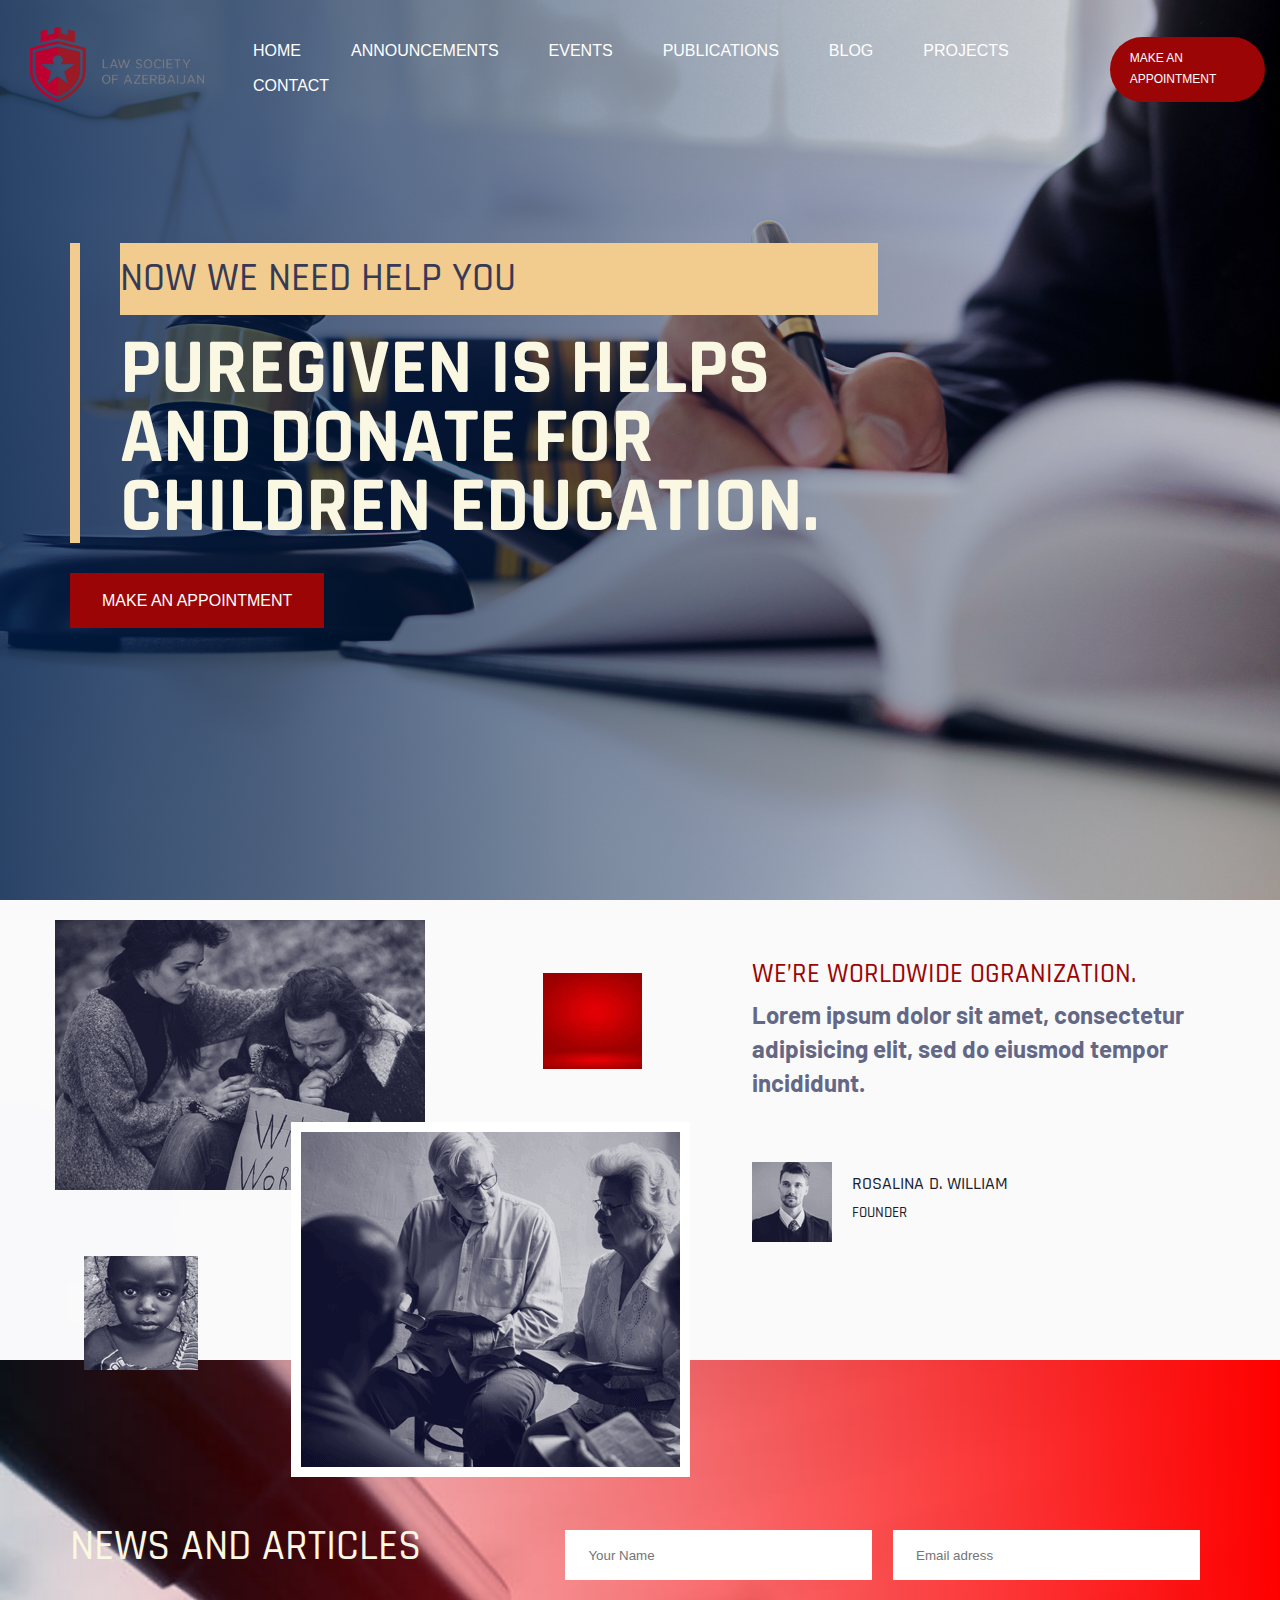
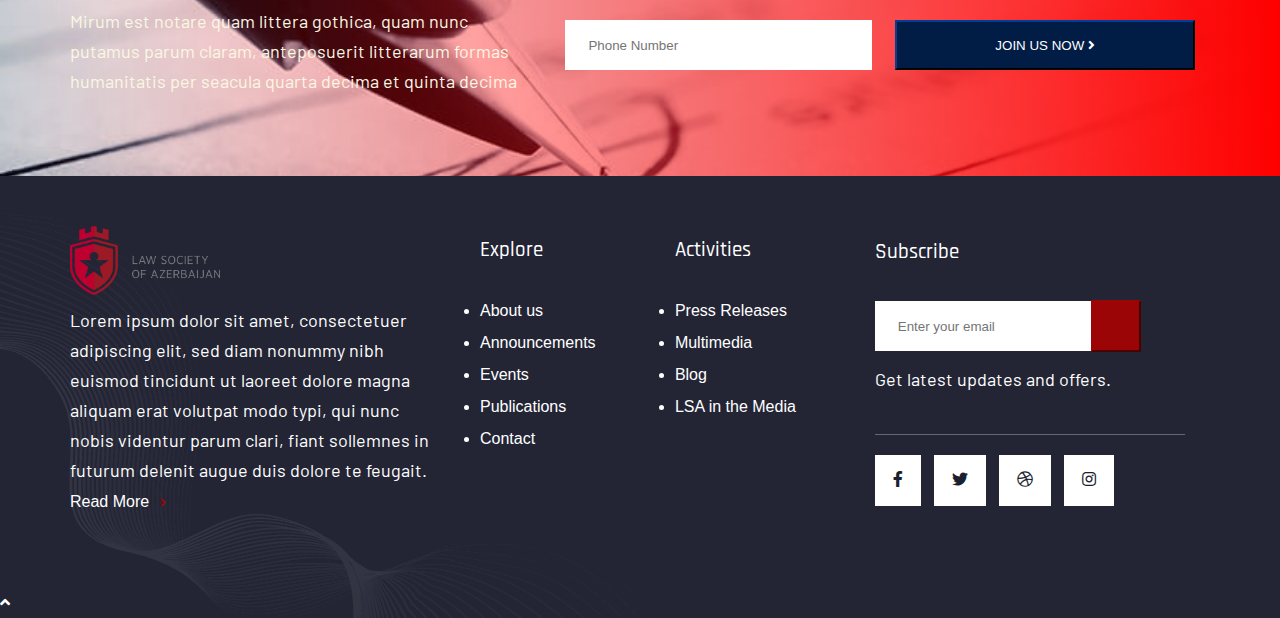
<file: index.html>
<!DOCTYPE html>
<html lang="en">

<head>
    <meta charset="UTF-8">
    <meta http-equiv="X-UA-Compatible" content="IE=edge">
    <meta name="viewport" content="width=device-width, initial-scale=1.0">
    <link rel="stylesheet" href="css/style.css">
    <link href="https://cdnjs.cloudflare.com/ajax/libs/font-awesome/5.15.3/css/all.min.css" rel="stylesheet">
    <link rel="preconnect" href="https://fonts.gstatic.com">
    <link href="https://fonts.googleapis.com/css2?family=Barlow&display=swap" rel="stylesheet">
    <link rel="preconnect" href="https://fonts.gstatic.com">
    <link href="https://fonts.googleapis.com/css2?family=Rajdhani:wght@400;700&display=swap" rel="stylesheet">
    <title>Law Society of Azerbaijan</title>
</head>

<body>
    <header class="header">
        <div class="container-fluid">
            <div class="row">
                <div class="col-12">
                    <div class="header__section">
                        <div class="logo">
                            <a href="index.html">
                                <img src="img/loqo.main.png" alt="logo" class="header__pic">
                            </a>
                        </div>
                        <nav class="nav">
                            <a href="index.html" class="nav__menu">HOME
                                <ul class="dropdown">
                                    <li>ABOUT US</li>
                                    <li>PARTNERS</li>
                                </ul>
                            </a>
                            <a href="anouncements.html" class="nav__menu">ANNOUNCEMENTS
                            </a>
                            <a href="event.html" class="nav__menu">EVENTS</a>
                            <a href="publication.html" class="nav__menu">PUBLICATIONS
                                <ul class="dropdown">
                                    <li>POLICY BRIEF</li>
                                    <li>REPORTS </li>
                                    <li>OPINIONS </li>
                                </ul>
                            </a>
                            <a href="blog.html" class="nav__menu">BLOG </a>
                            <a href="projects.html" class="nav__menu">PROJECTS
                            <ul class="dropdown">
                                <li>ONGOING</li>
                                <li>IMPLEMENTED</li>
                            </ul>
                            </a>
                            <a href="contact.html" class="nav__menu">CONTACT</a>
                        </nav>
                        <div class="header__donation">
                            <a href="contact.html" class="header__btn"> MAKE AN APPOINTMENT</a>
                        </div>
                    </div>
                </div>
            </div>
        </div>
    </header>
    <main>
        <section class="intro">
            <div class="container">
                <div class="row">
                    <div class="col-9">
                        <div class="intro__content">
                            <h5 class="intro__title">
                                NOW WE NEED HELP YOU
                            </h5>
                            <h2 class="intro__text">puregiven is helps and donate for children education.</h2>
                        </div>
                        <div class="intro__button">
                            <a href="#" class="btn intro__btn">MAKE AN APPOINTMENT</a>
                        </div>
                    </div>
                </div>
            </div>
            </div>
        </section>
        <section class="about">
            <div class="container">
                <div class="row">
                    <div class="col-7 about__col-7">
                        <div class="about__picture">
                            <img src="img/blog_img_04.png" alt="" class="pic1">
                            <img src="img/about_img_2.png" alt="" class="pic2">
                            <img src="img/about_img_3.png" alt="" class="pic3">
                            <img src="img/download.jpeg" alt="" class="pic4">
                        </div>
                    </div>
                    <div class="col-5 about__col-5 ">
                        <div class="about__part">
                            <div class="about__content">

                                <h2 class="about__text">WE’RE WORLDWIDE OGRANIZATION. </h2>
                                <p class="report">Lorem ipsum dolor sit amet, consectetur adipisicing elit, sed do eiusmod tempor incididunt.</p>

                            </div>
                            <div class="founder__part">
                                <img src="img/founder_img.png" alt="founder" class="founder__img">
                                <div class="founder__info">
                                    <h4 class="founder__text">ROSALINA D. WILLIAM</h4>
                                    <h5 class="founder__name">FOUNDER</h5>
                                </div>
                            </div>
                        </div>
                    </div>
                </div>
        </section>
        <section class="application__form">
            <div class="container">
                <div class="row">
                    <div class="col-5">
                        <div class="application__content">
                            <h3>NEWS AND ARTICLES</h3>
                            <p class="app__text">Mirum est notare quam littera gothica, quam nunc putamus parum claram, anteposuerit litterarum formas humanitatis per seacula quarta decima et quinta decima</p>
                        </div>
                    </div>
                    <div class="col-7">
                        <div class="forum">
                            <form>
                                <input type="text" id="newsletter" placeholder="Your Name" />
                                <input type="text" id="newsletter" placeholder="Email adress" />
                                <input type="text" id="newsletter" placeholder="Phone Number" />
                                <button class="btn1">
                                    join us now
                                    <i class="fas fa-angle-right"></i>
                                </button>
                            </form>
                        </div>
                    </div>
        </section>
    </main>
    <footer class="footer">
        <div class="container">
            <div class="row footer__row">
                <div class="col-4">
                    <div class="content">
                        <div class="content__logo">
                            <a href="index.html">
                                <img src="img/loqo.main.png" alt="logo" class="footer__pic">
                            </a>
                        </div>
                        <div class="footer__content">
                            <p>Lorem ipsum dolor sit amet, consectetuer adipiscing elit, sed diam nonummy nibh euismod tincidunt ut laoreet dolore magna aliquam erat volutpat modo typi, qui nunc nobis videntur parum clari, fiant sollemnes in futurum delenit
                                augue duis dolore te feugait.</p>
                            <a href="aboutus.html" class="readmore">Read More</a>
                            <i class="fas fa-angle-right"></i>
                        </div>
                    </div>
                </div>
                <div class="col-2">
                    <div class="footer__widget">
                        <h3>Explore</h3>
                        <div class="footer__list">
                            <ul>
                                <a href="aboutus.html">
                                    <li>About us</li>
                                </a>
                                <a href="anouncements.html">
                                    <li>Announcements</li>
                                </a>
                                <a href="event.html">
                                    <li>Events</li>
                                </a>
                                <a href="publication.html">
                                    <li>Publications</li>
                                </a>
                                <a href="contact.html">
                                    <li>Contact</li>
                                </a>
                            </ul>
                        </div>
                    </div>
                </div>
                <div class="col-2">
                    <div class="footer__widget">
                        <h3>Activities</h3>
                        <div class="footer__list">
                            <ul>
                                <a href="#">
                                    <li>Press Releases</li>
                                </a>
                                <a href="#">
                                    <li>Multimedia</li>
                                </a>
                                <a href="#">
                                    <li>Blog</li>
                                </a>
                                <a href="#">
                                    <li>LSA in the Media</li>
                                </a>
                            </ul>
                        </div>
                    </div>
                </div>
                <div class="col-4">
                    <div class="footer__widget1">
                        <h3>Subscribe</h3>
                        <div class="footer__form">
                            <form>
                                <input type="text" id="newsletter1" placeholder="Enter your email" />
                                <input type="submit" id="newsletter_submit" value=" " class="submt">
                                <a class="footer__form__icon">
                                    <i class="far fa-envelope"></i>
                                </a>
                            </form>
                            <p class="footer__par">Get latest updates and offers.</p>
                        </div>
                        <div class="footer__social">
                            <a href="#" class="footer__icons">
                                <i class="fab fa-facebook-f"></i>
                            </a>
                            <a href="#" class="footer__icons">
                                <i class="fab fa-twitter"></i>
                            </a>
                            <a href="#" class="footer__icons">
                                <i class="fab fa-dribbble"></i>
                            </a>
                            <a href="#" class="footer__icons">
                                <i class="fab fa-instagram"></i>
                            </a>
                        </div>
                    </div>
                </div>
            </div>
        </div>
        <a href="#" class="to-top">
            <i class="fas fa-angle-up"></i>
        </a>

        <script src="app.js"></script>
    </footer>

    <script>
        var options = {
            bottom: '32px', // default: '32px'
            right: '32px', // default: '32px'
            left: 'unset', // default: 'unset'
            time: '0.5s', // default: '0.3s'
            mixColor: '#fff', // default: '#fff'
            backgroundColor: '#fff', // default: '#fff'
            buttonColorDark: '#100f2c', // default: '#100f2c'
            buttonColorLight: '#fff', // default: '#fff'
            saveInCookies: false, // default: true,
            label: '&#x1f313;', // default: ''
            autoMatchOsTheme: true // default: true
        }

        const darkmode = new Darkmode(options);
        darkmode.showWidget();
    </script>
</body>

</html>
</file>
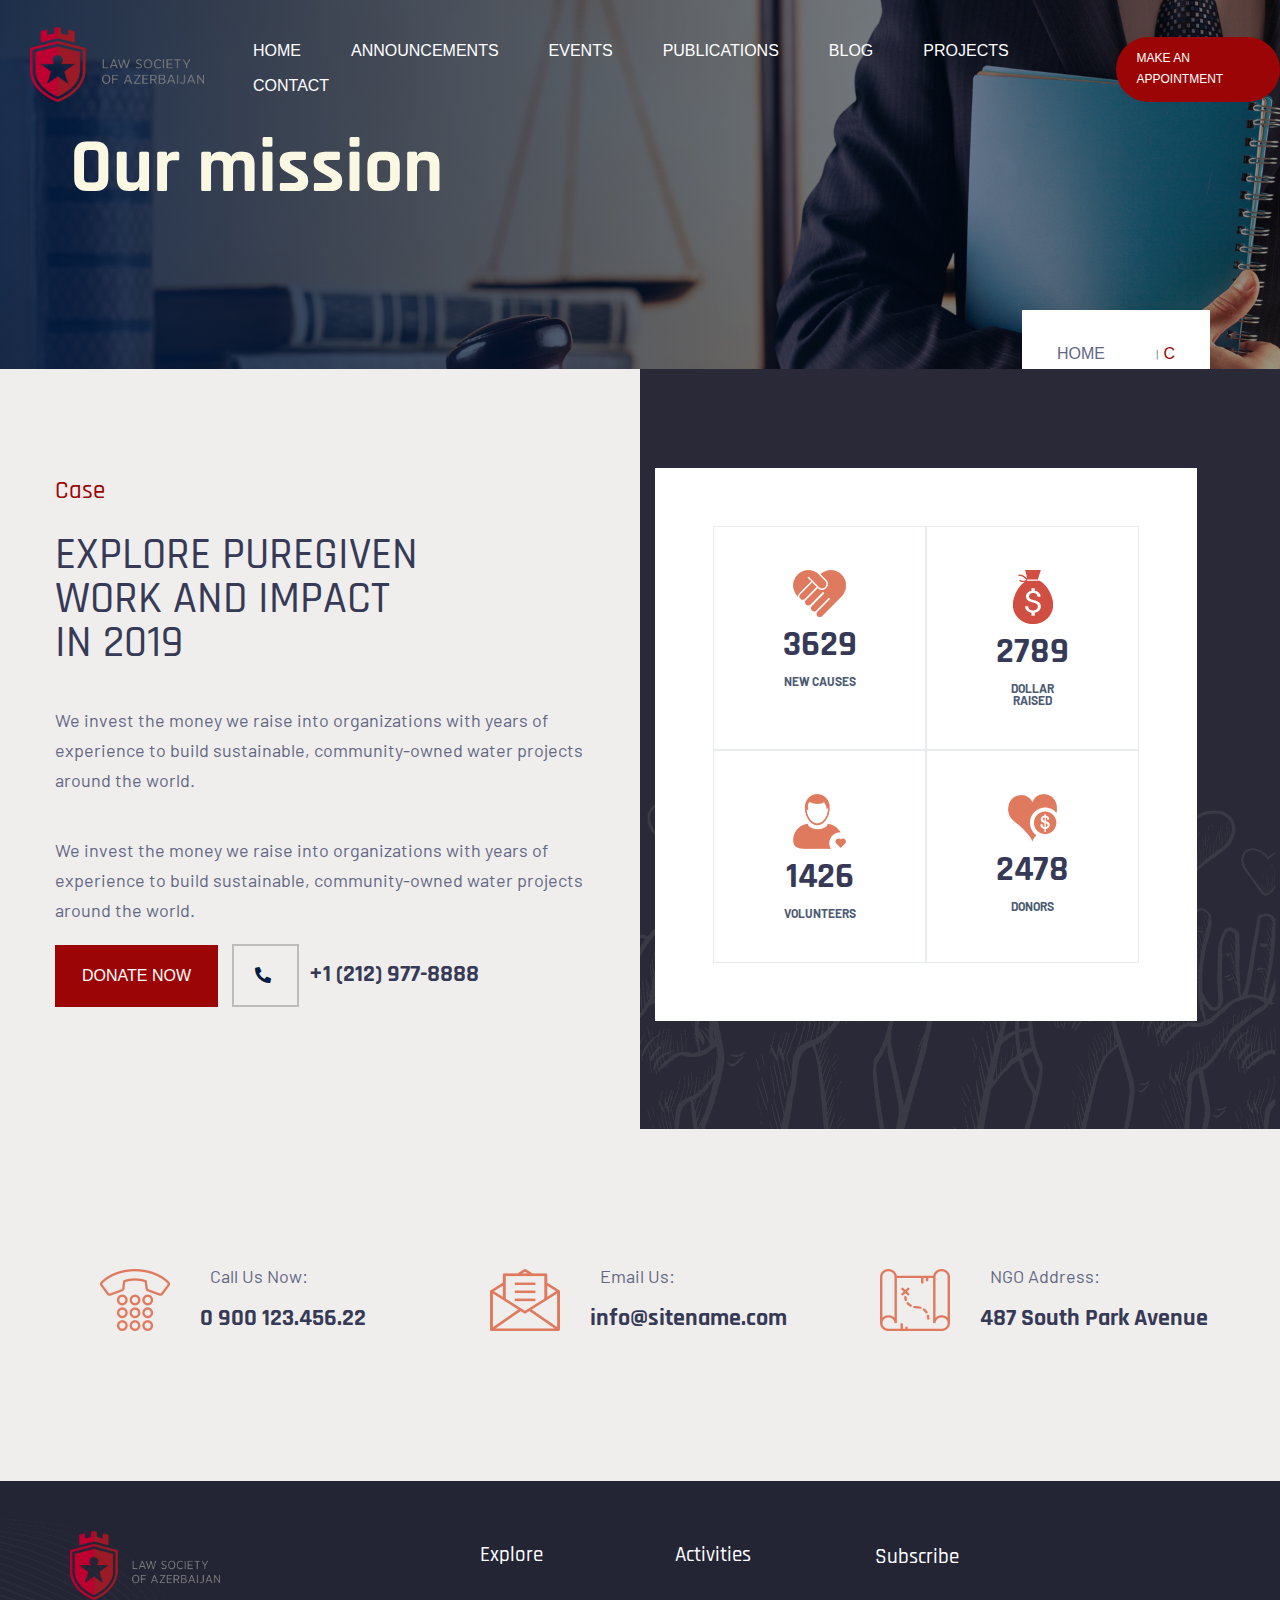
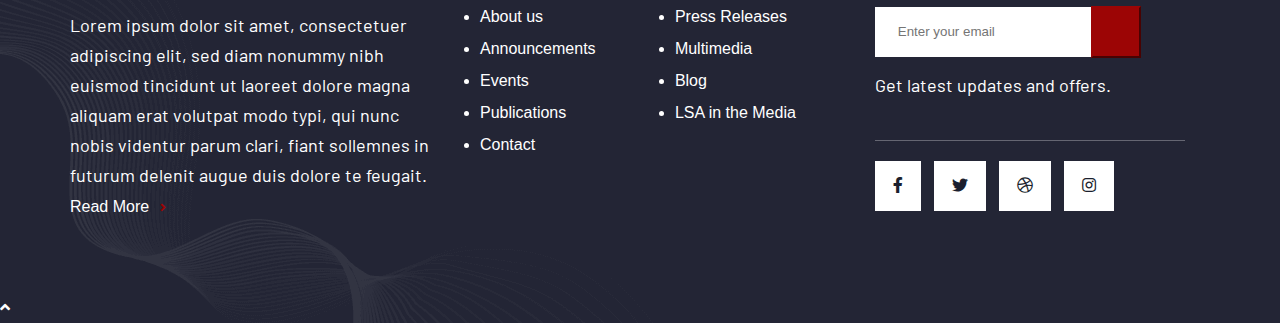
<file: aboutus.html>
<!DOCTYPE html>
<html lang="en">

<head>
    <meta charset="UTF-8">
    <meta http-equiv="X-UA-Compatible" content="IE=edge">
    <meta name="viewport" content="width=device-width, initial-scale=1.0">
    <link rel="stylesheet" href="css/aboutus.css">
    <link href="https://cdnjs.cloudflare.com/ajax/libs/font-awesome/5.15.3/css/all.min.css" rel="stylesheet">
    <link rel="preconnect" href="https://fonts.gstatic.com">
    <link href="https://fonts.googleapis.com/css2?family=Barlow&display=swap" rel="stylesheet">
    <link rel="preconnect" href="https://fonts.gstatic.com">
    <link href="https://fonts.googleapis.com/css2?family=Rajdhani:wght@400;700&display=swap" rel="stylesheet">
    <title>Law Society of Azerbaijan</title>
</head>

<body>
    <header class="header">
        <div class="container-fluid">
            <div class="row">
                <div class="col-12">
                    <div class="header__section">
                        <div class="logo">
                            <a href="index.html">
                                <img src="img/loqo.main.png" alt="logo" class="header__pic">
                            </a>
                        </div>
                        <nav class="nav">
                            <a href="index.html" class="nav__menu">HOME
                                <ul class="dropdown">
                                    <li>ABOUT US</li>
                                    <li>PARTNERS</li>
                                </ul>
                            </a>
                            <a href="anouncements.html" class="nav__menu">ANNOUNCEMENTS
                            </a>
                            <a href="event.html" class="nav__menu">EVENTS</a>
                            <a href="publication.html" class="nav__menu">PUBLICATIONS
                                <ul class="dropdown">
                                    <li>POLICY BRIEF</li>
                                    <li>REPORTS </li>
                                    <li>OPINIONS </li>
                                </ul>
                            </a>
                            <a href="blog.html" class="nav__menu">BLOG </a>
                            <a href="projects.html" class="nav__menu">PROJECTS</a>
                            <ul class="dropdown">
                                <li>Ongoing</li>
                                <li>Implemented </li>
                            </ul>
                            </a>
                            <a href="contact.html" class="nav__menu">CONTACT</a>
                        </nav>
                        <div class="header__donation">
                            <a href="contact.html" class="header__btn"> MAKE AN APPOINTMENT</a>
                        </div>
                    </div>
                </div>
            </div>
        </div>
    </header>
    <main>
        <section class="banner">
            <div class="container">
                <div class="row">
                    <div class="col-12">
                        <div class="banner__content">
                            <h1 class="banner__text">Our mission</h1>
                        </div>
                        <div class="banner__section">
                            <a href="#" class="banner__list1"> HOME </a>
                            <a href="#" class="banner__list2">C</a>
                        </div>
                    </div>
                </div>
            </div>
        </section>
        <section class="impact">
            <div class="container">
                <div class="row">
                    <div class="col-6 impact__col-6">
                        <div class="impact__part">
                            <div class="impact__content">
                                <h5>Case </h5>
                                <h2 class="impact__text">EXPLORE PUREGIVEN <br> WORK AND IMPACT <br> IN 2019 </h2>
                                <p class="metn">We invest the money we raise into organizations with years of experience to build sustainable, community-owned water projects around the world.</p>
                                <p class="metn">We invest the money we raise into organizations with years of experience to build sustainable, community-owned water projects around the world.</p>
                            </div>
                            <div class="impact__lists">
                                <a href="#">
                                    <button class="impact__btn">DONATE NOW</button>
                                </a>
                                <a href="#" class="phone">
                                    <i class="fas fa-phone-alt"></i>
                                </a>
                                <a href="#" class="number">+1 (212) 977-8888</a>
                            </div>
                        </div>
                    </div>
                    <div class="col-6">
                        <div class="impact__blocks">
                            <div class="row">
                                <div class="impact__sec">
                                    <img src="img/heart.png" alt="heart" class="avatar">
                                    <h2 class="impact__count">3629</h2>
                                    <p class="impact__name">New Causes</p>
                                </div>
                                <div class="impact__sec">
                                    <img src="img/dolar_bag.png" alt="dolar" class="avatar">
                                    <h2 class="impact__count">2789</h2>
                                    <p class="impact__name">DOLLAR RAISED</p>
                                </div>
                            </div>
                            <div class="row">
                                <div class="impact__sec">
                                    <img src="img/profile.png" alt="profile" class="avatar">
                                    <h2 class="impact__count">1426</h2>
                                    <p class="impact__name">VOLUNTEERS</p>
                                </div>
                                <div class="impact__sec">
                                    <img src="img/heart_1.png" alt="heart" class="avatar">
                                    <h2 class="impact__count">2478</h2>
                                    <p class="impact__name">DONORS</p>
                                </div>
                            </div>
                        </div>
                    </div>
                </div>
            </div>
            </div>
        </section>
        <section class="adress">
            <div class="container">
                <div class="row">
                    <div class="col-4">
                        <div class="adress__section">
                            <div class="adress__phot">
                                <img src="img/phone.png" alt="phone" class="adress__pic">
                            </div>
                            <div class="adress__part">
                                <p>Call Us Now:</p>
                                <a class="number">0 900 123.456.22</a>
                            </div>
                        </div>
                    </div>
                    <div class="col-4">
                        <div class="adress__section">
                            <div class="adress__phot">
                                <img src="img/email.png" alt="phone" class="adress__pic">
                            </div>
                            <div class="adress__part">
                                <p>Email Us:</p>
                                <a class="number">info@sitename.com</a>
                            </div>
                        </div>
                    </div>
                    <div class="col-4">
                        <div class="adress__section">
                            <div class="adress__phot">
                                <img src="img/info.png" alt="phone" class="adress__pic">
                            </div>
                            <div class="adress__part">
                                <p>NGO Address:</p>
                                <a class="number">487 South Park Avenue</a>
                            </div>
                        </div>
                    </div>
                </div>
            </div>
        </section>
    </main>
    <footer class="footer">
        <div class="container">
            <div class="row footer__row">
                <div class="col-4">
                    <div class="content">
                        <div class="content__logo">
                            <a href="index.html">
                                <img src="img/loqo.main.png" alt="logo" class="footer__pic">
                            </a>
                        </div>
                        <div class="footer__content">
                            <p>Lorem ipsum dolor sit amet, consectetuer adipiscing elit, sed diam nonummy nibh euismod tincidunt ut laoreet dolore magna aliquam erat volutpat modo typi, qui nunc nobis videntur parum clari, fiant sollemnes in futurum delenit
                                augue duis dolore te feugait.</p>
                            <a href="aboutus.html" class="readmore">Read More</a>
                            <i class="fas fa-angle-right"></i>
                        </div>
                    </div>
                </div>
                <div class="col-2">
                    <div class="footer__widget">
                        <h3>Explore</h3>
                        <div class="footer__list">
                            <ul>
                                <a href="aboutus.html">
                                    <li>About us</li>
                                </a>
                                <a href="anouncements.html">
                                    <li>Announcements</li>
                                </a>
                                <a href="event.html">
                                    <li>Events</li>
                                </a>
                                <a href="publication.html">
                                    <li>Publications</li>
                                </a>
                                <a href="contact.html">
                                    <li>Contact</li>
                                </a>
                            </ul>
                        </div>
                    </div>
                </div>
                <div class="col-2">
                    <div class="footer__widget">
                        <h3>Activities</h3>
                        <div class="footer__list">
                            <ul>
                                <a href="#">
                                    <li>Press Releases</li>
                                </a>
                                <a href="#">
                                    <li>Multimedia</li>
                                </a>
                                <a href="#">
                                    <li>Blog</li>
                                </a>
                                <a href="#">
                                    <li>LSA in the Media</li>
                                </a>
                            </ul>
                        </div>
                    </div>
                </div>
                <div class="col-4">
                    <div class="footer__widget1">
                        <h3>Subscribe</h3>
                        <div class="footer__form">
                            <form>
                                <input type="text" id="newsletter1" placeholder="Enter your email" />
                                <input type="submit" id="newsletter_submit" value=" " class="submt">
                                <a class="footer__form__icon">
                                    <i class="far fa-envelope"></i>
                                </a>
                            </form>
                            <p class="footer__par">Get latest updates and offers.</p>
                        </div>
                        <div class="footer__social">
                            <a href="#" class="footer__icons">
                                <i class="fab fa-facebook-f"></i>
                            </a>
                            <a href="#" class="footer__icons">
                                <i class="fab fa-twitter"></i>
                            </a>
                            <a href="#" class="footer__icons">
                                <i class="fab fa-dribbble"></i>
                            </a>
                            <a href="#" class="footer__icons">
                                <i class="fab fa-instagram"></i>
                            </a>
                        </div>
                    </div>
                </div>
            </div>
        </div>
        <a href="#" class="to-top">
            <i class="fas fa-angle-up"></i>
        </a>

        <script src="app.js"></script>
    </footer>

    <script>
        var options = {
            bottom: '32px', // default: '32px'
            right: '32px', // default: '32px'
            left: 'unset', // default: 'unset'
            time: '0.5s', // default: '0.3s'
            mixColor: '#fff', // default: '#fff'
            backgroundColor: '#fff', // default: '#fff'
            buttonColorDark: '#100f2c', // default: '#100f2c'
            buttonColorLight: '#fff', // default: '#fff'
            saveInCookies: false, // default: true,
            label: '&#x1f313;', // default: ''
            autoMatchOsTheme: true // default: true
        }

        const darkmode = new Darkmode(options);
        darkmode.showWidget();
    </script>
</body>

</html>
</file>
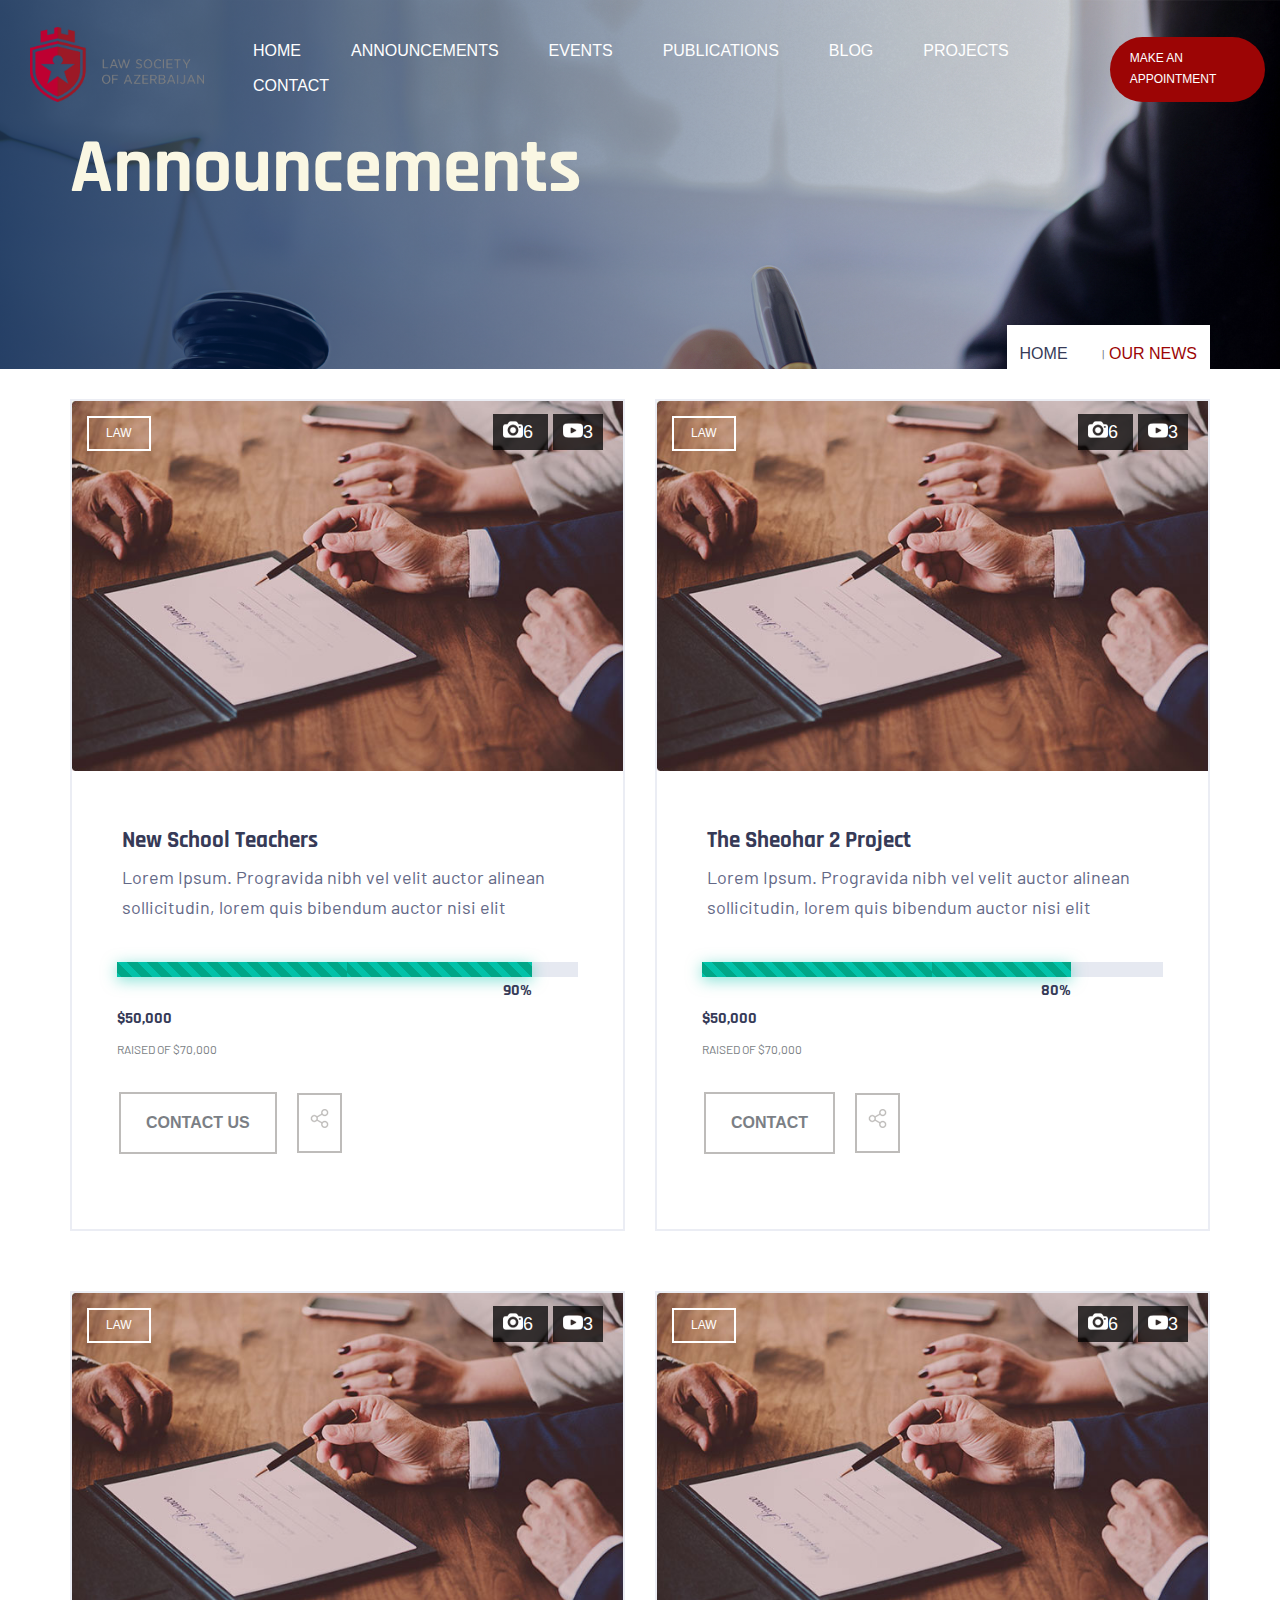
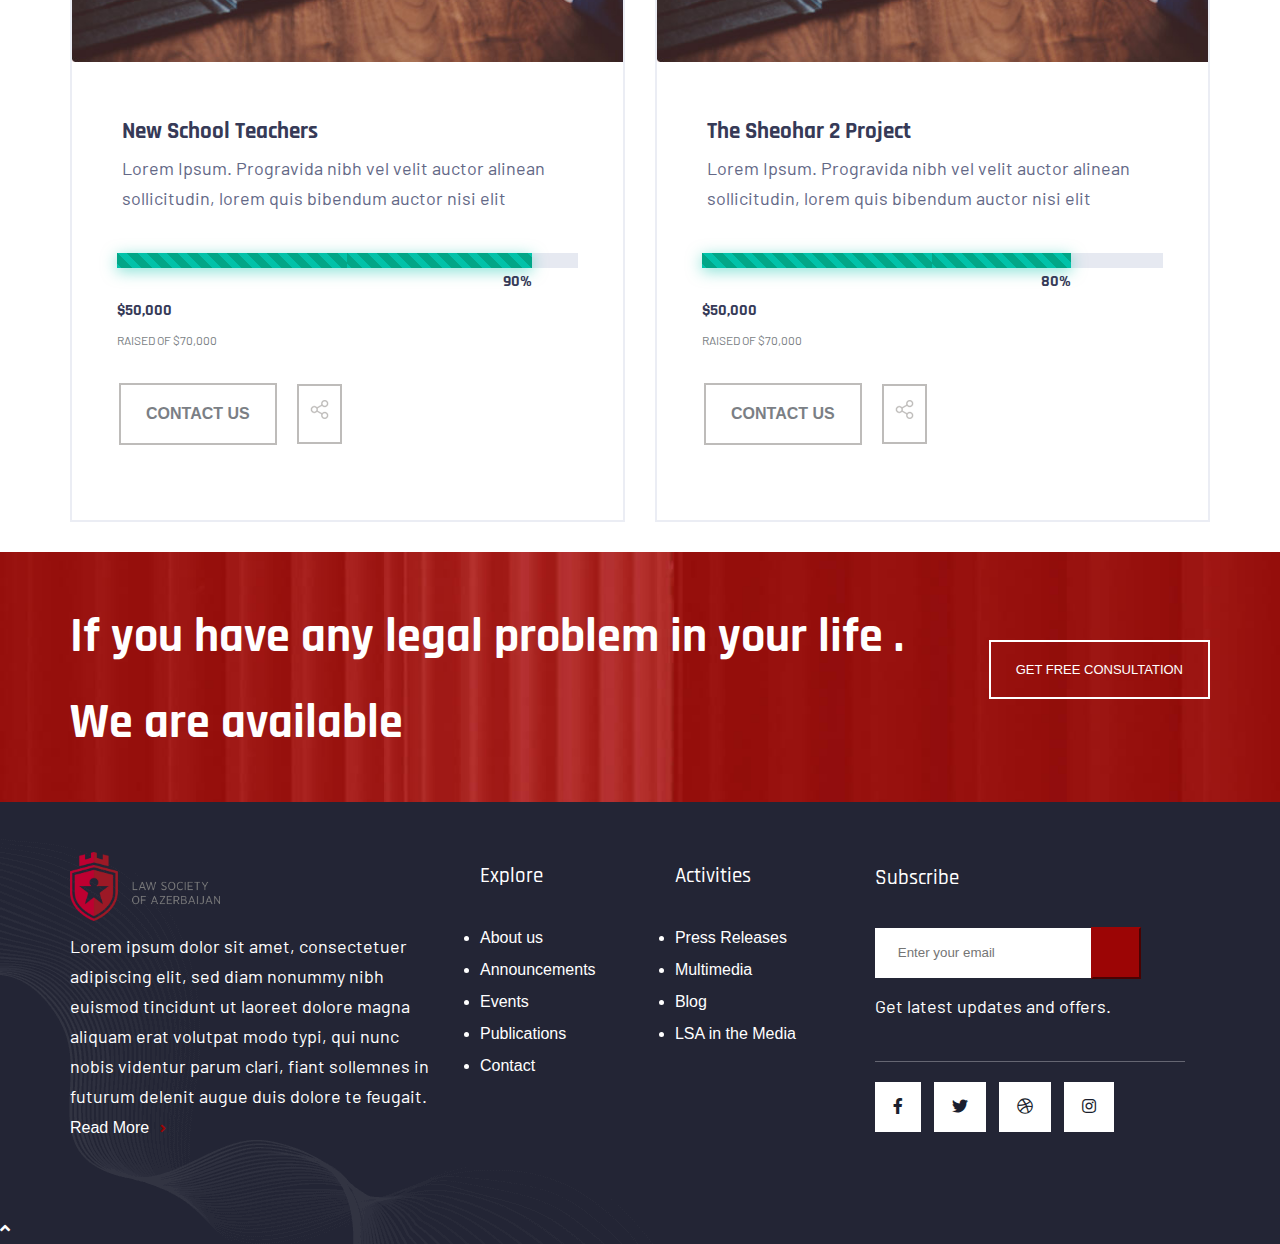
<file: anouncements.html>
<!DOCTYPE html>
<html lang="en">

<head>
    <meta charset="UTF-8">
    <meta http-equiv="X-UA-Compatible" content="IE=edge">
    <meta name="viewport" content="width=device-width, initial-scale=1.0">
    <link rel="stylesheet" href="css/anouncements.css">
    <link href="https://cdnjs.cloudflare.com/ajax/libs/font-awesome/5.15.3/css/all.min.css" rel="stylesheet">
    <link rel="preconnect" href="https://fonts.gstatic.com">
    <link href="https://fonts.googleapis.com/css2?family=Barlow&display=swap" rel="stylesheet">
    <link rel="preconnect" href="https://fonts.gstatic.com">
    <link href="https://fonts.googleapis.com/css2?family=Rajdhani:wght@400;700&display=swap" rel="stylesheet">
    <title>Law Society of Azerbaijan</title>
</head>

<body>
    <header class="header">
        <div class="container-fluid">
            <div class="row">
                <div class="col-12">
                    <div class="header__section">
                        <div class="logo">
                            <a href="index.html">
                                <img src="img/loqo.main.png" alt="logo" class="header__pic">
                            </a>
                        </div>
                        <nav class="nav">
                            <a href="index.html" class="nav__menu">HOME
                                <ul class="dropdown">
                                    <li>ABOUT US</li>
                                    <li>PARTNERS</li>
                                </ul>
                            </a>
                            <a href="anouncements.html" class="nav__menu">ANNOUNCEMENTS
                            </a>
                            <a href="event.html" class="nav__menu">EVENTS</a>
                            <a href="publication.html" class="nav__menu">PUBLICATIONS
                                <ul class="dropdown">
                                    <li>POLICY BRIEF</li>
                                    <li>REPORTS </li>
                                    <li>OPINIONS </li>
                                </ul>
                            </a>
                            <a href="blog.html" class="nav__menu">BLOG </a>
                            <a href="projects.html" class="nav__menu">PROJECTS</a>
                            <ul class="dropdown">
                                <li>Ongoing</li>
                                <li>Implemented </li>
                            </ul>
                            </a>
                            <a href="contact.html" class="nav__menu">CONTACT</a>
                        </nav>
                        <div class="header__donation">
                            <a href="contact.html" class="header__btn"> MAKE AN APPOINTMENT</a>
                        </div>
                    </div>
                </div>
            </div>
        </div>
    </header>
    <main>
        <section class="contact">
            <div class="container">
                <div class="row">
                    <div class="col-12">
                        <div class="contact__content">
                            <h1 class="contact__text">Announcements</h1>
                        </div>
                        <div class="contact__section">
                            <a href="#" class="home"> HOME </a>
                            <a href="#>" class="causes">OUR NEWS</a>
                        </div>
                    </div>
                </div>
            </div>
        </section>
        <section class="cause">
            <div class="container">
                <div class="row">
                    <div class="col-6">
                        <div class="cause__part">
                            <img src="img/sing.jpeg" alt="evnt" class="cause__photo">
                            <div class="cause__tags">
                                <a href="#" class="cause__tag">LAW</a>
                                <div class="cause__list">
                                    <a href="#" class="camera">
                                        <img src="img/camera.png">6
                                    </a>
                                    <a href="#" class="youtube">
                                        <img src="img/yt.png">3
                                    </a>
                                </div>
                            </div>
                            <div class="explanation">
                                <h4 class="cause__title">
                                    New School Teachers
                                </h4>
                                <p class="cause__txt">Lorem Ipsum. Progravida nibh vel velit auctor alinean sollicitudin, lorem quis bibendum auctor nisi elit</p>
                            </div>
                            <div class="progress__part">
                                <div class="bar">
                                    <div class="percent">
                                        <div class="count">90%</div>
                                        <h4 class="amount">$50,000</h4>
                                        <p class="desc">RAISED OF $70,000</p>
                                    </div>
                                </div>
                            </div>
                            <div class="button__lists">
                                <div class="button__first">
                                    <a href="">
                                        <button class="button2">CONTACT US</button>
                                    </a>
                                </div>
                                <div class="btn__share">
                                    <img src="/img/shape.png" alt="share">
                                </div>
                            </div>
                        </div>
                    </div>
                    <div class="col-6">
                        <div class="cause__part">
                            <img src="img/sing.jpeg" alt="evnt" class="cause__photo">
                            <div class="cause__tags">
                                <a href="#" class="cause__tag">LAW</a>
                                <div class="cause__list">
                                    <a href="#" class="camera">
                                        <img src="img/camera.png">6
                                    </a>
                                    <a href="#" class="youtube">
                                        <img src="img/yt.png">3
                                    </a>
                                </div>
                            </div>
                            <div class="explanation">
                                <h4 class="cause__title">
                                    The Sheohar 2 Project
                                </h4>
                                <p class="cause__txt">Lorem Ipsum. Progravida nibh vel velit auctor alinean sollicitudin, lorem quis bibendum auctor nisi elit</p>
                            </div>
                            <div class="progress__part">
                                <div class="bar bar1">
                                    <div class="percent">
                                        <div class="count">80%</div>
                                        <h4 class="amount">$50,000</h4>
                                        <p class="desc">RAISED OF $70,000</p>
                                    </div>
                                </div>
                            </div>
                            <div class="button__lists">
                                <div class="button__first">
                                    <a href="">
                                        <button class="button2">CONTACT</button>
                                    </a>
                                </div>
                                <div class="btn__share">
                                    <img src="/img/shape.png" alt="share">
                                </div>
                            </div>
                        </div>
                    </div>

                    <div class="row">
                        <div class="col-6">
                            <div class="cause__part">
                                <img src="img/sing.jpeg" alt="evnt" class="cause__photo">
                                <div class="cause__tags">
                                    <a href="#" class="cause__tag">LAW</a>
                                    <div class="cause__list">
                                        <a href="#" class="camera">
                                            <img src="img/camera.png">6
                                        </a>
                                        <a href="#" class="youtube">
                                            <img src="img/yt.png">3
                                        </a>
                                    </div>
                                </div>
                                <div class="explanation">
                                    <h4 class="cause__title">
                                        New School Teachers
                                    </h4>
                                    <p class="cause__txt">Lorem Ipsum. Progravida nibh vel velit auctor alinean sollicitudin, lorem quis bibendum auctor nisi elit</p>
                                </div>
                                <div class="progress__part">
                                    <div class="bar">
                                        <div class="percent">
                                            <div class="count">90%</div>
                                            <h4 class="amount">$50,000</h4>
                                            <p class="desc">RAISED OF $70,000</p>
                                        </div>
                                    </div>
                                </div>
                                <div class="button__lists">
                                    <div class="button__first">
                                        <a href="">
                                            <button class="button2">CONTACT US</button>
                                        </a>
                                    </div>
                                    <div class="btn__share">
                                        <img src="/img/shape.png" alt="share">
                                    </div>
                                </div>
                            </div>
                        </div>
                        <div class="col-6">
                            <div class="cause__part">
                                <img src="img/sing.jpeg" alt="evnt" class="cause__photo">
                                <div class="cause__tags">
                                    <a href="#" class="cause__tag">LAW</a>
                                    <div class="cause__list">
                                        <a href="#" class="camera">
                                            <img src="img/camera.png">6
                                        </a>
                                        <a href="#" class="youtube">
                                            <img src="img/yt.png">3
                                        </a>
                                    </div>
                                </div>
                                <div class="explanation">
                                    <h4 class="cause__title">
                                        The Sheohar 2 Project
                                    </h4>
                                    <p class="cause__txt">Lorem Ipsum. Progravida nibh vel velit auctor alinean sollicitudin, lorem quis bibendum auctor nisi elit</p>
                                </div>
                                <div class="progress__part">
                                    <div class="bar bar1">
                                        <div class="percent">
                                            <div class="count">80%</div>
                                            <h4 class="amount">$50,000</h4>
                                            <p class="desc">RAISED OF $70,000</p>
                                        </div>
                                    </div>
                                </div>
                                <div class="button__lists">
                                    <div class="button__first">
                                        <a href="">
                                            <button class="button2">CONTACT US</button>
                                        </a>
                                    </div>
                                    <div class="btn__share">
                                        <img src="/img/shape.png" alt="share">
                                    </div>
                                </div>
                            </div>
                        </div>

        </section>
        <section class="volunteer">
            <div class="container">
                <div class="row">
                    <div class="col-12">
                        <div class="volunteer__content">
                            <h5 class="volunteer__title">
                                If you have any legal problem in your life . <br>We are available
                            </h5>
                            <a href="contact.html">
                                <button class="btn">GET FREE CONSULTATION</button>
                            </a>
                        </div>
                    </div>
                </div>
            </div>
        </section>
    </main>
    <footer class="footer">
        <div class="container">
            <div class="row footer__row">
                <div class="col-4">
                    <div class="content">
                        <div class="content__logo">
                            <a href="index.html">
                                <img src="img/loqo.main.png" alt="logo" class="footer__pic">
                            </a>
                        </div>
                        <div class="footer__content">
                            <p>Lorem ipsum dolor sit amet, consectetuer adipiscing elit, sed diam nonummy nibh euismod tincidunt ut laoreet dolore magna aliquam erat volutpat modo typi, qui nunc nobis videntur parum clari, fiant sollemnes in futurum delenit
                                augue duis dolore te feugait.</p>
                            <a href="aboutus.html" class="readmore">Read More</a>
                            <i class="fas fa-angle-right"></i>
                        </div>
                    </div>
                </div>
                <div class="col-2">
                    <div class="footer__widget">
                        <h3>Explore</h3>
                        <div class="footer__list">
                            <ul>
                                <a href="aboutus.html">
                                    <li>About us</li>
                                </a>
                                <a href="anouncements.html">
                                    <li>Announcements</li>
                                </a>
                                <a href="event.html">
                                    <li>Events</li>
                                </a>
                                <a href="publication.html">
                                    <li>Publications</li>
                                </a>
                                <a href="contact.html">
                                    <li>Contact</li>
                                </a>
                            </ul>
                        </div>
                    </div>
                </div>
                <div class="col-2">
                    <div class="footer__widget">
                        <h3>Activities</h3>
                        <div class="footer__list">
                            <ul>
                                <a href="#">
                                    <li>Press Releases</li>
                                </a>
                                <a href="#">
                                    <li>Multimedia</li>
                                </a>
                                <a href="#">
                                    <li>Blog</li>
                                </a>
                                <a href="#">
                                    <li>LSA in the Media</li>
                                </a>
                            </ul>
                        </div>
                    </div>
                </div>
                <div class="col-4">
                    <div class="footer__widget1">
                        <h3>Subscribe</h3>
                        <div class="footer__form">
                            <form>
                                <input type="text" id="newsletter1" placeholder="Enter your email" />
                                <input type="submit" id="newsletter_submit" value=" " class="submt">
                                <a class="footer__form__icon">
                                    <i class="far fa-envelope"></i>
                                </a>
                            </form>
                            <p class="footer__par">Get latest updates and offers.</p>
                        </div>
                        <div class="footer__social">
                            <a href="#" class="footer__icons">
                                <i class="fab fa-facebook-f"></i>
                            </a>
                            <a href="#" class="footer__icons">
                                <i class="fab fa-twitter"></i>
                            </a>
                            <a href="#" class="footer__icons">
                                <i class="fab fa-dribbble"></i>
                            </a>
                            <a href="#" class="footer__icons">
                                <i class="fab fa-instagram"></i>
                            </a>
                        </div>
                    </div>
                </div>
            </div>
        </div>
        <a href="#" class="to-top">
            <i class="fas fa-angle-up"></i>
        </a>

        <script src="app.js"></script>
    </footer>

    <script>
        var options = {
            bottom: '32px', // default: '32px'
            right: '32px', // default: '32px'
            left: 'unset', // default: 'unset'
            time: '0.5s', // default: '0.3s'
            mixColor: '#fff', // default: '#fff'
            backgroundColor: '#fff', // default: '#fff'
            buttonColorDark: '#100f2c', // default: '#100f2c'
            buttonColorLight: '#fff', // default: '#fff'
            saveInCookies: false, // default: true,
            label: '&#x1f313;', // default: ''
            autoMatchOsTheme: true // default: true
        }

        const darkmode = new Darkmode(options);
        darkmode.showWidget();
    </script>
</body>

</html>
</file>
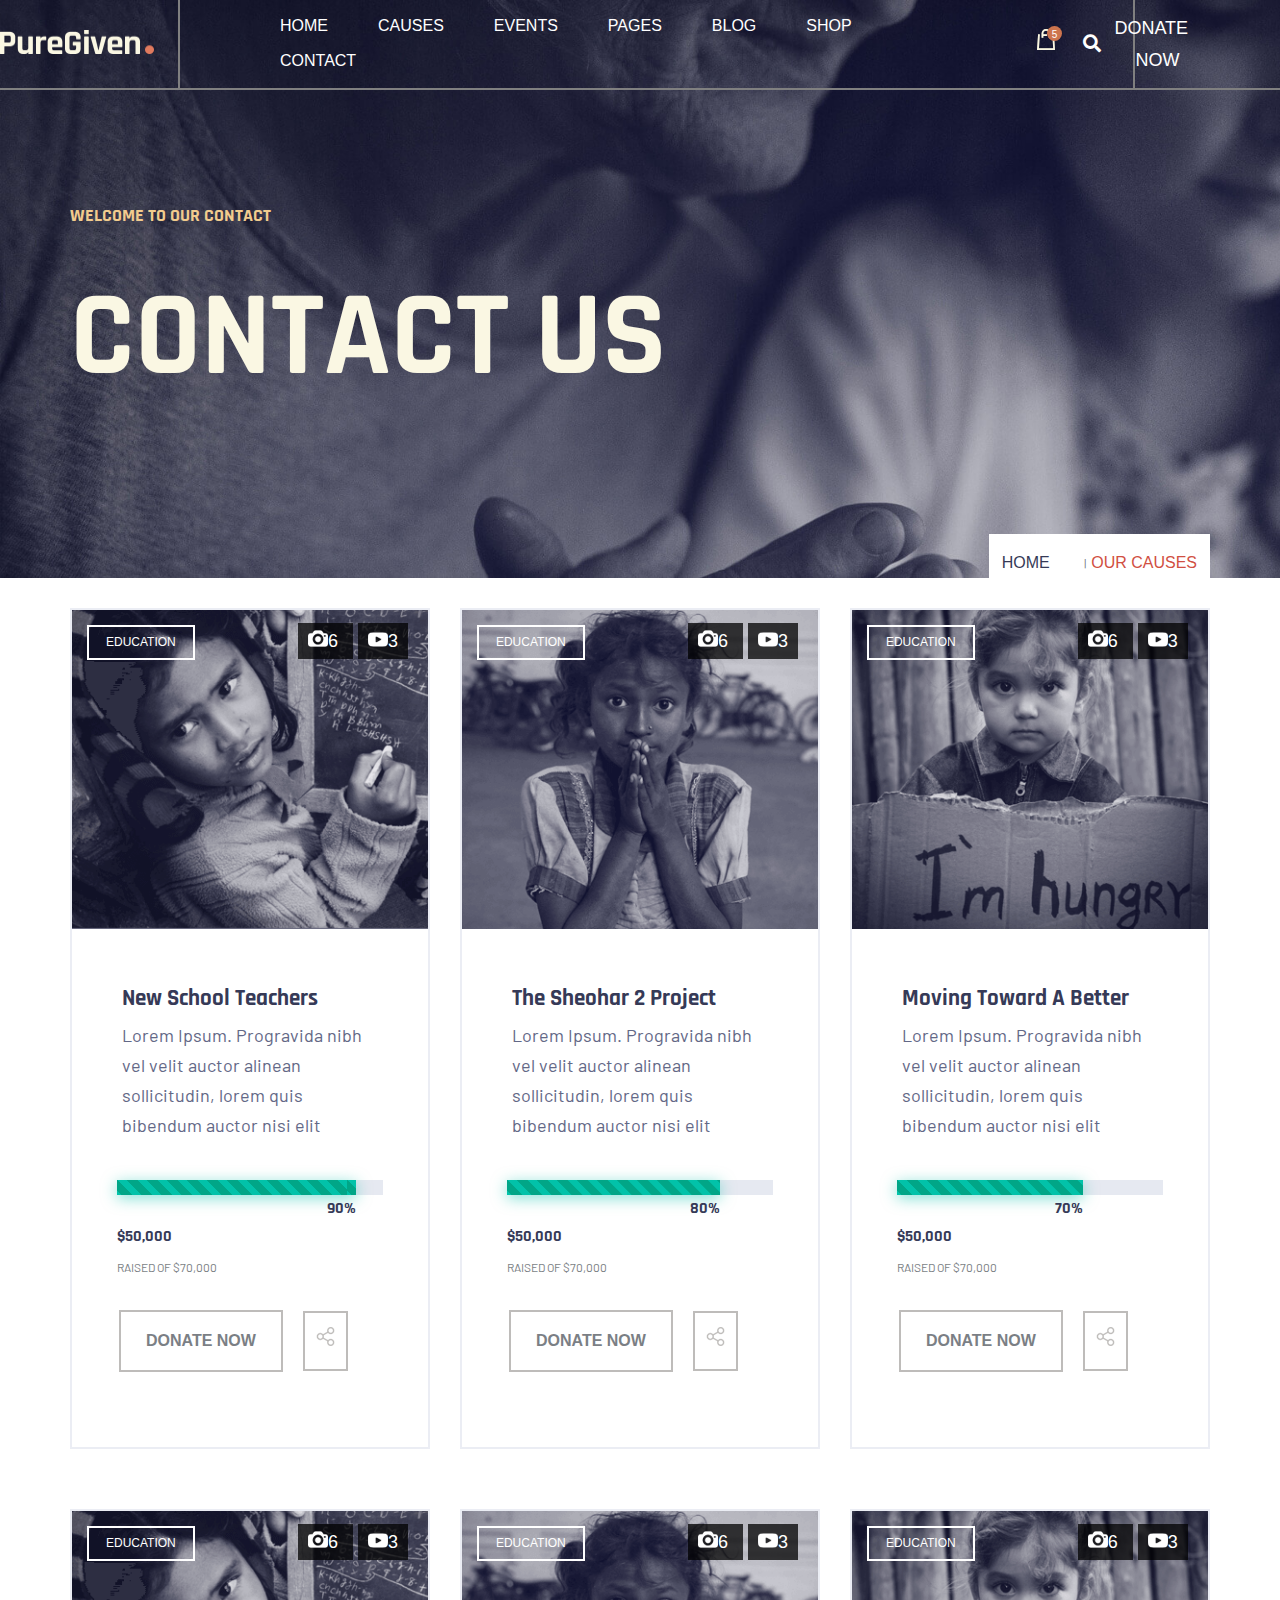
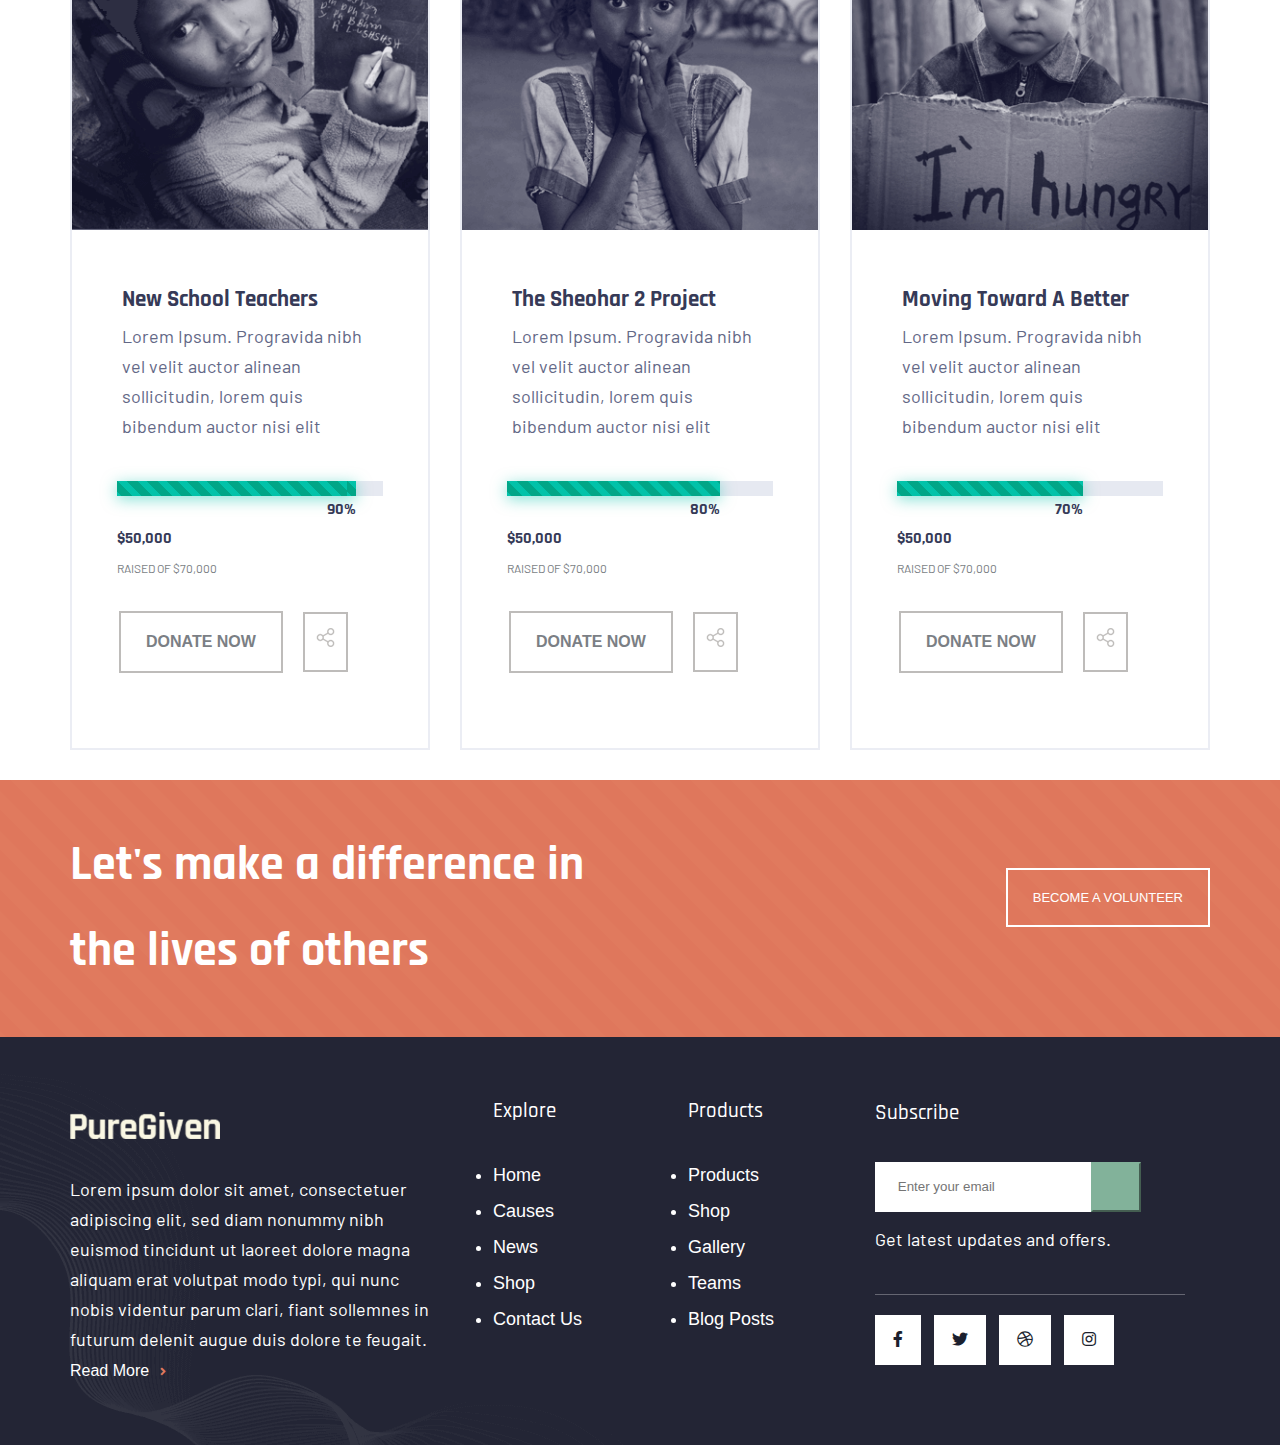
<file: causes.html>
<!DOCTYPE html>
<html lang="en">

<head>
    <meta charset="UTF-8">
    <meta http-equiv="X-UA-Compatible" content="IE=edge">
    <meta name="viewport" content="width=device-width, initial-scale=1.0">
    <link rel="stylesheet" href="css/causes.css">
    <link href="https://cdnjs.cloudflare.com/ajax/libs/font-awesome/5.15.3/css/all.min.css" rel="stylesheet">
    <link rel="preconnect" href="https://fonts.gstatic.com">
    <link href="https://fonts.googleapis.com/css2?family=Barlow&display=swap" rel="stylesheet">
    <link rel="preconnect" href="https://fonts.gstatic.com">
    <link href="https://fonts.googleapis.com/css2?family=Rajdhani:wght@400;700&display=swap" rel="stylesheet">
    <title>PureGiven</title>
</head>

<body>
    <header class="header">
        <div class="container-fluid">
            <div class="row">
                <div class="col-12">
                    <div class="header__section">
                        <div class="logo">
                            <a href="index.html">
                                <img src="img/light_logo_2x.png" alt="logo" class="header__pic">
                            </a>
                        </div>
                        <nav class="nav">
                            <a href="index.html" class="nav__menu">HOME </a>
                            <a href="causes.html" class="nav__menu">CAUSES</a>
                            <a href="event.html" class="nav__menu">EVENTS </a>
                            <a href="pages.html" class="nav__menu">PAGES</a>
                            <a href="blog.html" class="nav__menu">BLOG</a>
                            <a href="#" class="nav__menu">SHOP</a>
                            <a href="contact.html" class="nav__menu">CONTACT</a>
                        </nav>
                        <div class="header__part">
                            <div class="header__cart">
                                <img src="img/cart.svg" alt="cart" class="cart__pic">
                                <div class="cart__number">5</div>
                            </div>
                            <div class="search__icon">
                                <i class="fas fa-search"></i>
                            </div>
                        </div>
                        <div class="header__donation">
                            <a href="#" class="header__btn"> DONATE NOW</a>
                        </div>
                    </div>
                </div>
            </div>
        </div>
        </div>
    </header>
    <main>
        <section class="contact">
            <div class="container">
                <div class="row">
                    <div class="col-12">
                        <div class="contact__content">
                            <h5 class="contact__title">
                                WELCOME TO OUR CONTACT
                            </h5>
                            <h1 class="contact__text">CONTACT US</h1>
                        </div>
                        <div class="contact__section">
                            <a href="#" class="home"> HOME </a>
                            <a href="#>" class="causes">OUR CAUSES</a>
                        </div>
                    </div>
                </div>
            </div>
        </section>
        <section class="cause">
            <div class="container">
                <div class="row">
                    <div class="col-4">
                        <div class="cause__part">
                            <img src="img/causes_thumb_1.png" alt="evnt" class="cause__photo">
                            <div class="cause__tags">
                                <a href="#" class="cause__tag">EDUCATION</a>
                                <div class="cause__list">
                                    <a href="#" class="camera">
                                        <img src="img/camera.png">6
                                    </a>
                                    <a href="#" class="youtube">
                                        <img src="img/yt.png">3
                                    </a>
                                </div>
                            </div>
                            <div class="explanation">
                                <h4 class="cause__title">
                                    New School Teachers
                                </h4>
                                <p class="cause__txt">Lorem Ipsum. Progravida nibh vel velit auctor alinean sollicitudin, lorem quis bibendum auctor nisi elit</p>
                            </div>
                            <div class="progress__part">
                                <div class="bar">
                                    <div class="percent">
                                        <div class="count">90%</div>
                                        <h4 class="amount">$50,000</h4>
                                        <p class="desc">RAISED OF $70,000</p>
                                    </div>
                                </div>
                            </div>
                            <div class="button__lists">
                                <div class="button__first">
                                    <a href="">
                                        <button class="button2">DONATE NOW</button>
                                    </a>
                                </div>
                                <div class="btn__share">
                                    <img src="/img/shape.png" alt="share">
                                </div>
                            </div>
                        </div>
                    </div>
                    <div class="col-4">
                        <div class="cause__part">
                            <img src="img/causes_thumb_2.png" alt="evnt" class="cause__photo">
                            <div class="cause__tags">
                                <a href="#" class="cause__tag">EDUCATION</a>
                                <div class="cause__list">
                                    <a href="#" class="camera">
                                        <img src="img/camera.png">6
                                    </a>
                                    <a href="#" class="youtube">
                                        <img src="img/yt.png">3
                                    </a>
                                </div>
                            </div>
                            <div class="explanation">
                                <h4 class="cause__title">
                                    The Sheohar 2 Project
                                </h4>
                                <p class="cause__txt">Lorem Ipsum. Progravida nibh vel velit auctor alinean sollicitudin, lorem quis bibendum auctor nisi elit</p>
                            </div>
                            <div class="progress__part">
                                <div class="bar bar1">
                                    <div class="percent">
                                        <div class="count">80%</div>
                                        <h4 class="amount">$50,000</h4>
                                        <p class="desc">RAISED OF $70,000</p>
                                    </div>
                                </div>
                            </div>
                            <div class="button__lists">
                                <div class="button__first">
                                    <a href="">
                                        <button class="button2">DONATE NOW</button>
                                    </a>
                                </div>
                                <div class="btn__share">
                                    <img src="/img/shape.png" alt="share">
                                </div>
                            </div>
                        </div>
                    </div>
                    <div class="col-4">
                        <div class="cause__part">
                            <img src="img/causes_thumb_3.png" alt="evnt" class="cause__photo">
                            <div class="cause__tags">
                                <a href="#" class="cause__tag">EDUCATION</a>
                                <div class="cause__list">
                                    <a href="#" class="camera">
                                        <img src="img/camera.png">6
                                    </a>
                                    <a href="#" class="youtube">
                                        <img src="img/yt.png">3
                                    </a>
                                </div>
                            </div>
                            <div class="explanation">
                                <h4 class="cause__title">
                                    Moving Toward A Better
                                </h4>
                                <p class="cause__txt">
                                    Lorem Ipsum. Progravida nibh vel velit auctor alinean sollicitudin, lorem quis bibendum auctor nisi elit
                                </p>
                            </div>
                            <div class="progress__part">
                                <div class="bar bar2">
                                    <div class="percent">
                                        <div class="count">70%</div>
                                        <h4 class="amount">$50,000</h4>
                                        <p class="desc">RAISED OF $70,000</p>
                                    </div>
                                </div>
                            </div>
                            <div class="button__lists">
                                <div class="button__first">
                                    <a href="">
                                        <button class="button2">DONATE NOW</button>
                                    </a>
                                </div>
                                <div class="btn__share">
                                    <img src="/img/shape.png" alt="share">
                                </div>
                            </div>
                        </div>
                    </div>
                    <div class="row">
                        <div class="col-4">
                            <div class="cause__part">
                                <img src="img/causes_thumb_1.png" alt="evnt" class="cause__photo">
                                <div class="cause__tags">
                                    <a href="#" class="cause__tag">EDUCATION</a>
                                    <div class="cause__list">
                                        <a href="#" class="camera">
                                            <img src="img/camera.png">6
                                        </a>
                                        <a href="#" class="youtube">
                                            <img src="img/yt.png">3
                                        </a>
                                    </div>
                                </div>
                                <div class="explanation">
                                    <h4 class="cause__title">
                                        New School Teachers
                                    </h4>
                                    <p class="cause__txt">Lorem Ipsum. Progravida nibh vel velit auctor alinean sollicitudin, lorem quis bibendum auctor nisi elit</p>
                                </div>
                                <div class="progress__part">
                                    <div class="bar">
                                        <div class="percent">
                                            <div class="count">90%</div>
                                            <h4 class="amount">$50,000</h4>
                                            <p class="desc">RAISED OF $70,000</p>
                                        </div>
                                    </div>
                                </div>
                                <div class="button__lists">
                                    <div class="button__first">
                                        <a href="">
                                            <button class="button2">DONATE NOW</button>
                                        </a>
                                    </div>
                                    <div class="btn__share">
                                        <img src="/img/shape.png" alt="share">
                                    </div>
                                </div>
                            </div>
                        </div>
                        <div class="col-4">
                            <div class="cause__part">
                                <img src="img/causes_thumb_2.png" alt="evnt" class="cause__photo">
                                <div class="cause__tags">
                                    <a href="#" class="cause__tag">EDUCATION</a>
                                    <div class="cause__list">
                                        <a href="#" class="camera">
                                            <img src="img/camera.png">6
                                        </a>
                                        <a href="#" class="youtube">
                                            <img src="img/yt.png">3
                                        </a>
                                    </div>
                                </div>
                                <div class="explanation">
                                    <h4 class="cause__title">
                                        The Sheohar 2 Project
                                    </h4>
                                    <p class="cause__txt">Lorem Ipsum. Progravida nibh vel velit auctor alinean sollicitudin, lorem quis bibendum auctor nisi elit</p>
                                </div>
                                <div class="progress__part">
                                    <div class="bar bar1">
                                        <div class="percent">
                                            <div class="count">80%</div>
                                            <h4 class="amount">$50,000</h4>
                                            <p class="desc">RAISED OF $70,000</p>
                                        </div>
                                    </div>
                                </div>
                                <div class="button__lists">
                                    <div class="button__first">
                                        <a href="">
                                            <button class="button2">DONATE NOW</button>
                                        </a>
                                    </div>
                                    <div class="btn__share">
                                        <img src="/img/shape.png" alt="share">
                                    </div>
                                </div>
                            </div>
                        </div>
                        <div class="col-4">
                            <div class="cause__part">
                                <img src="img/causes_thumb_3.png" alt="evnt" class="cause__photo">
                                <div class="cause__tags">
                                    <a href="#" class="cause__tag">EDUCATION</a>
                                    <div class="cause__list">
                                        <a href="#" class="camera">
                                            <img src="img/camera.png">6
                                        </a>
                                        <a href="#" class="youtube">
                                            <img src="img/yt.png">3
                                        </a>
                                    </div>
                                </div>
                                <div class="explanation">
                                    <h4 class="cause__title">
                                        Moving Toward A Better
                                    </h4>
                                    <p class="cause__txt">
                                        Lorem Ipsum. Progravida nibh vel velit auctor alinean sollicitudin, lorem quis bibendum auctor nisi elit
                                    </p>
                                </div>
                                <div class="progress__part">
                                    <div class="bar bar2">
                                        <div class="percent">
                                            <div class="count">70%</div>
                                            <h4 class="amount">$50,000</h4>
                                            <p class="desc">RAISED OF $70,000</p>
                                        </div>
                                    </div>
                                </div>
                                <div class="button__lists">
                                    <div class="button__first">
                                        <a href="">
                                            <button class="button2">DONATE NOW</button>
                                        </a>
                                    </div>
                                    <div class="btn__share">
                                        <img src="/img/shape.png" alt="share">
                                    </div>
                                </div>
                            </div>
        </section>
        <section class="volunteer">
            <div class="container">
                <div class="row">
                    <div class="col-12">
                        <div class="volunteer__content">
                            <h5 class="volunteer__title">
                                Let's make a difference in <br> the lives of others
                            </h5>
                            <a href="">
                                <button class="btn">BECOME A VOLUNTEER</button>
                            </a>
                        </div>
                    </div>
                </div>
            </div>
        </section>
    </main>
    <footer class="footer">
        <div class="container">
            <div class="row footer__row">
                <div class="col-4">
                    <div class="content">
                        <div class="content__logo">
                            <img src="img/footer_light_logo_2x.png" alt="logo" class="footer__pic">
                        </div>
                        <div class="footer__content">
                            <p>Lorem ipsum dolor sit amet, consectetuer adipiscing elit, sed diam nonummy nibh euismod tincidunt ut laoreet dolore magna aliquam erat volutpat modo typi, qui nunc nobis videntur parum clari, fiant sollemnes in futurum delenit
                                augue duis dolore te feugait.</p>
                            <a href="#" class="readmore">Read More</a>
                            <i class="fas fa-angle-right"></i>
                        </div>
                    </div>
                </div>
                <div class="col-2">
                    <div class="footer__widget">
                        <h3>Explore</h3>
                        <div class="footer__list">
                            <ul>
                                <li>Home</li>
                                <li>Causes</li>
                                <li>News</li>
                                <li>Shop</li>
                                <li>Contact Us</li>
                            </ul>
                        </div>
                    </div>
                </div>
                <div class="col-2">
                    <div class="footer__widget">
                        <h3>Products</h3>
                        <div class="footer__list">
                            <ul>
                                <li>Products</li>
                                <li>Shop</li>
                                <li>Gallery</li>
                                <li>Teams</li>
                                <li>Blog Posts</li>
                            </ul>
                        </div>
                    </div>
                </div>
                <div class="col-4">
                    <div class="footer__widget1">
                        <h3>Subscribe</h3>
                        <div class="footer__form">
                            <form>
                                <input type="text" id="newsletter1" placeholder="Enter your email" />
                                <input type="submit" id="newsletter_submit" value=" " class="submt">
                                <a class="footer__form__icon">
                                    <i class="far fa-envelope"></i>
                                </a>
                            </form>
                            <p class="footer__par">Get latest updates and offers.</p>
                        </div>
                        <div class="footer__social">
                            <a href="#" class="footer__icons">
                                <i class="fab fa-facebook-f"></i>
                            </a>
                            <a href="#" class="footer__icons">
                                <i class="fab fa-twitter"></i>
                            </a>
                            <a href="#" class="footer__icons">
                                <i class="fab fa-dribbble"></i>
                            </a>
                            <a href="#" class="footer__icons">
                                <i class="fab fa-instagram"></i>
                            </a>
                        </div>
                    </div>
                </div>
            </div>
        </div>

        </div>
        </div>
        <script src="app.js"></script>
    </footer>
</body>
</file>
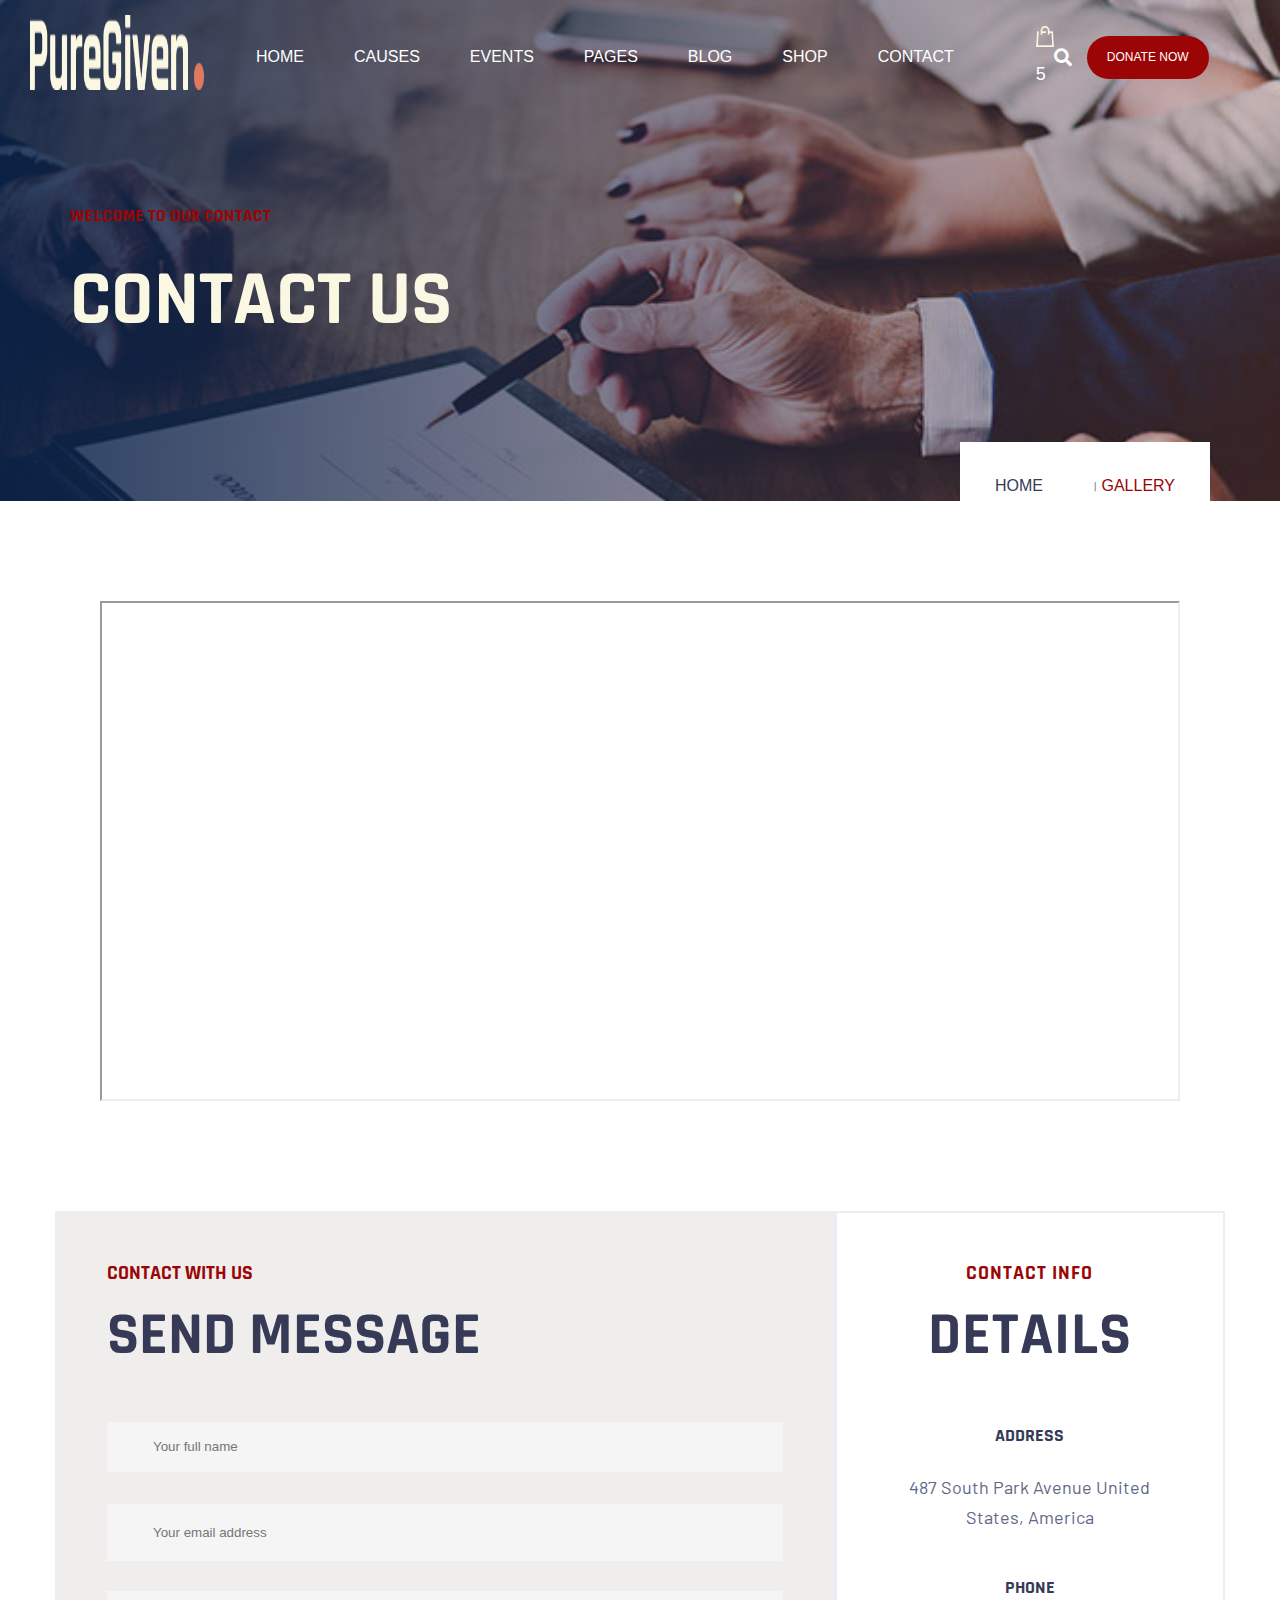
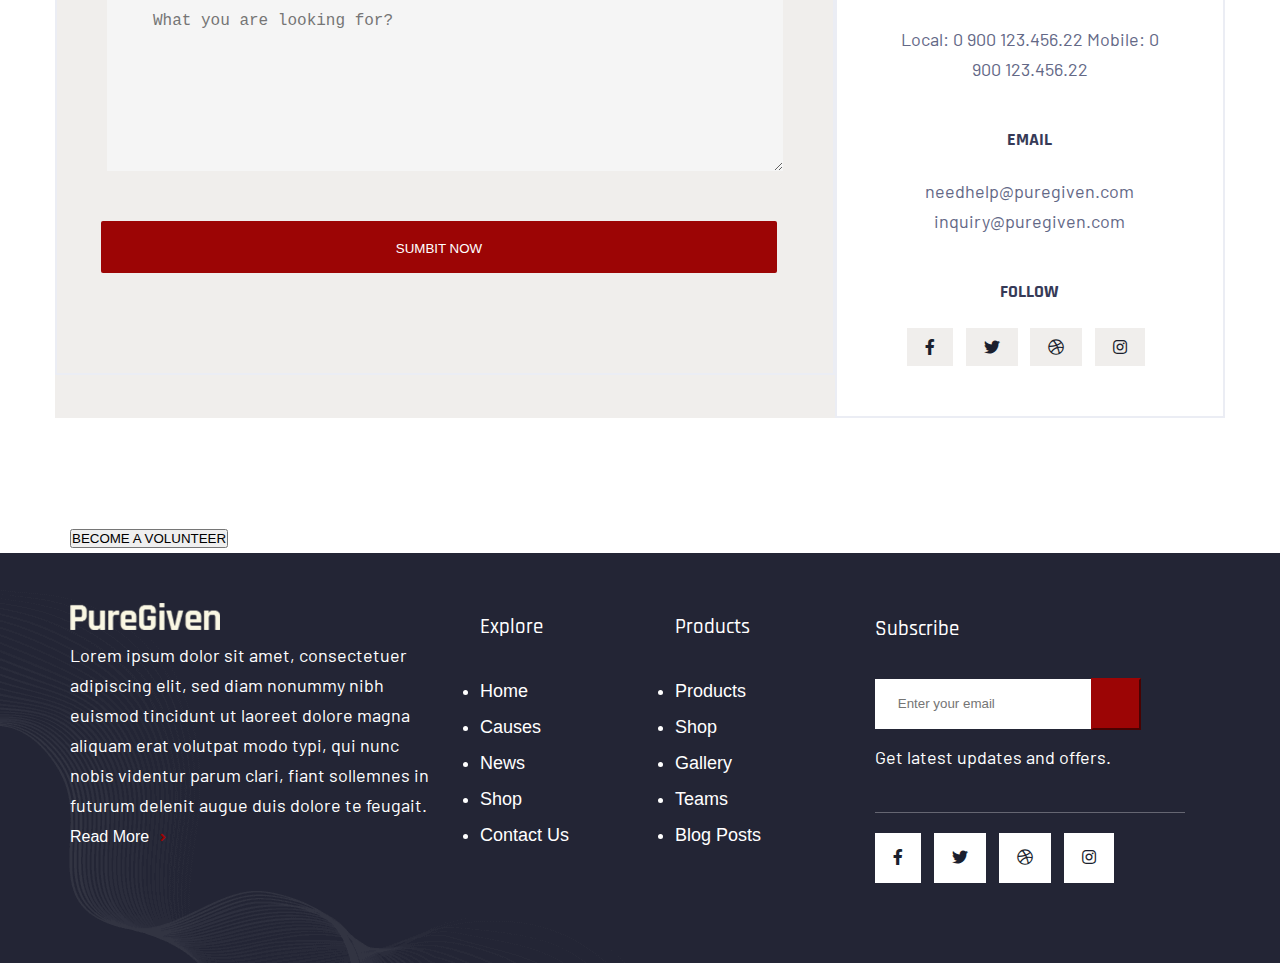
<file: contact.html>
<!DOCTYPE html>
<html lang="en">

<head>
    <meta charset="UTF-8">
    <meta http-equiv="X-UA-Compatible" content="IE=edge">
    <meta name="viewport" content="width=device-width, initial-scale=1.0">
    <link rel="stylesheet" href="css/contact.css">
    <link href="https://cdnjs.cloudflare.com/ajax/libs/font-awesome/5.15.3/css/all.min.css" rel="stylesheet">
    <link rel="preconnect" href="https://fonts.gstatic.com">
    <link href="https://fonts.googleapis.com/css2?family=Barlow&display=swap" rel="stylesheet">
    <link rel="preconnect" href="https://fonts.gstatic.com">
    <link href="https://fonts.googleapis.com/css2?family=Rajdhani:wght@400;700&display=swap" rel="stylesheet">
    <title>PureGiven</title>
</head>

<body>
    <header class="header">
        <div class="container-fluid">
            <div class="row">
                <div class="col-12">
                    <div class="header__section">
                        <div class="logo">
                            <a href="index.html">
                                <img src="img/light_logo_2x.png" alt="logo" class="header__pic">
                            </a>
                        </div>
                        <nav class="nav">
                            <a href="index.html" class="nav__menu">HOME </a>
                            <a href="causes.html" class="nav__menu">CAUSES</a>
                            <a href="event.html" class="nav__menu">EVENTS </a>
                            <a href="pages.html" class="nav__menu">PAGES</a>
                            <a href="blog.html" class="nav__menu">BLOG</a>
                            <a href="#" class="nav__menu">SHOP</a>
                            <a href="contact.html" class="nav__menu">CONTACT</a>
                        </nav>
                        <div class="header__part">
                            <div class="header__cart">
                                <img src="img/cart.svg" alt="cart" class="cart__pic">
                                <div class="cart__number">5</div>
                            </div>
                            <div class="search__icon">
                                <i class="fas fa-search"></i>
                            </div>
                        </div>
                        <div class="header__donation">
                            <a href="#" class="header__btn"> DONATE NOW</a>
                        </div>
                    </div>
                </div>
            </div>
        </div>
        </div>
    </header>
    <main>
        <section class="contact">
            <div class="container">
                <div class="row">
                    <div class="col-12">
                        <div class="contact__content">
                            <h5 class="contact__title">
                                WELCOME TO OUR CONTACT
                            </h5>
                            <h1 class="contact__text">CONTACT US</h1>
                        </div>
                        <div class="contact__section">
                            <a href="#" class="contact__list1"> HOME </a>
                            <a href="#" class="contact__list2">GALLERY</a>
                        </div>
                    </div>
                </div>
            </div>
        </section>
        <section class="map">
            <div class="google__map">
                <iframe src="https://www.google.com/maps/d/embed?mid=1XiRx8unkgBBdafWDegFuUnvAl_SOvT6g" width="100%" height="500px"></iframe>
            </div>
        </section>
        <section class="forum">
            <div class="container">
                <div class="row">
                    <div class="col-8 forum__col-8">
                        <div class="forum__left">
                            <div class="forum__left__title">
                                <h5 class="frm__txt">CONTACT WITH US</h5>
                                <h2 class="title__text">SEND MESSAGE</h2>
                            </div>
                            <form>
                                <input type="text" id="name" name="name" placeholder="Your full name" />
                                <input type="email" id="email" name="email" placeholder="Your email address" />
                                <textarea placeholder="What you are looking for?"></textarea>
                                <input type="submit" id="sbmit" value="SUMBIT NOW" />
                            </form>
                        </div>
                    </div>
                    <div class="col-4 forum__col-4">
                        <div class="forum__right">
                            <div class="forum__right__title">
                                <h5 class="frm__txt">CONTACT INFO</h5>
                                <h2 class="title__text">DETAILS</h2>
                            </div>
                            <div class="forum__right__part">
                                <div class="forum__section">
                                    <h5 class="">ADDRESS</h5>
                                    <p>487 South Park Avenue United States, America </p>
                                </div>
                                <div class="forum__section">
                                    <h5>PHONE</h5>
                                    <p>Local: 0 900 123.456.22 Mobile: 0 900 123.456.22 </p>
                                </div>
                                <div class="forum__section">
                                    <h5>EMAIL</h5>
                                    <p>needhelp@puregiven.com </p>
                                    <p>inquiry@puregiven.com</p>
                                </div>
                                <div class="forum__social__icon">
                                    <h5>FOLLOW</h5>
                                    <a href="#" class="forum__icons">
                                        <i class="fab fa-facebook-f"></i>
                                        <i class="fab fa-twitter"></i>
                                        <i class="fab fa-dribbble"></i>
                                        <i class="fab fa-instagram"></i>
                                    </a>
                                </div>
                            </div>
                        </div>
                    </div>
                </div>
        </section>
        <section class="volunteer">
            <div class="container">
                <div class="row">
                    <div class="col-12">
                        <div class="volunteer__content">
                            <h5 class="volunteer__title">
                                Let's make a difference in <br> the lives of others
                            </h5>
                            <a href="">
                                <button class="btn">BECOME A VOLUNTEER</button>
                            </a>
                        </div>
                    </div>
                </div>
            </div>
        </section>
    </main>
    <footer class="footer">
        <div class="container">
            <div class="row footer__row">
                <div class="col-4">
                    <div class="content">
                        <div class="content__logo">
                            <img src="img/footer_light_logo_2x.png" alt="logo" class="footer__pic">
                        </div>
                        <div class="footer__content">
                            <p>Lorem ipsum dolor sit amet, consectetuer adipiscing elit, sed diam nonummy nibh euismod tincidunt ut laoreet dolore magna aliquam erat volutpat modo typi, qui nunc nobis videntur parum clari, fiant sollemnes in futurum delenit
                                augue duis dolore te feugait.</p>
                            <a href="#" class="readmore">Read More</a>
                            <i class="fas fa-angle-right"></i>
                        </div>
                    </div>
                </div>
                <div class="col-2">
                    <div class="footer__widget">
                        <h3>Explore</h3>
                        <div class="footer__list">
                            <ul>
                                <li>Home</li>
                                <li>Causes</li>
                                <li>News</li>
                                <li>Shop</li>
                                <li>Contact Us</li>
                            </ul>
                        </div>
                    </div>
                </div>
                <div class="col-2">
                    <div class="footer__widget">
                        <h3>Products</h3>
                        <div class="footer__list">
                            <ul>
                                <li>Products</li>
                                <li>Shop</li>
                                <li>Gallery</li>
                                <li>Teams</li>
                                <li>Blog Posts</li>
                            </ul>
                        </div>
                    </div>
                </div>
                <div class="col-4">
                    <div class="footer__widget1">
                        <h3>Subscribe</h3>
                        <div class="footer__form">
                            <form>
                                <input type="text" id="newsletter1" placeholder="Enter your email" />
                                <input type="submit" id="newsletter_submit" value=" ">
                                <a class="footer__form__icon">
                                    <i class="far fa-envelope"></i>
                                </a>
                            </form>
                            <p class="footer__par">Get latest updates and offers.</p>
                        </div>
                        <div class="footer__social">
                            <a href="#" class="footer__icons">
                                <i class="fab fa-facebook-f"></i>
                            </a>
                            <a href="#" class="footer__icons">
                                <i class="fab fa-twitter"></i>
                            </a>
                            <a href="#" class="footer__icons">
                                <i class="fab fa-dribbble"></i>
                            </a>
                            <a href="#" class="footer__icons">
                                <i class="fab fa-instagram"></i>
                            </a>
                        </div>
                    </div>
                </div>
            </div>
        </div>

        </div>
        </div>
        <script src="app.js"></script>
    </footer>
</body>
</file>
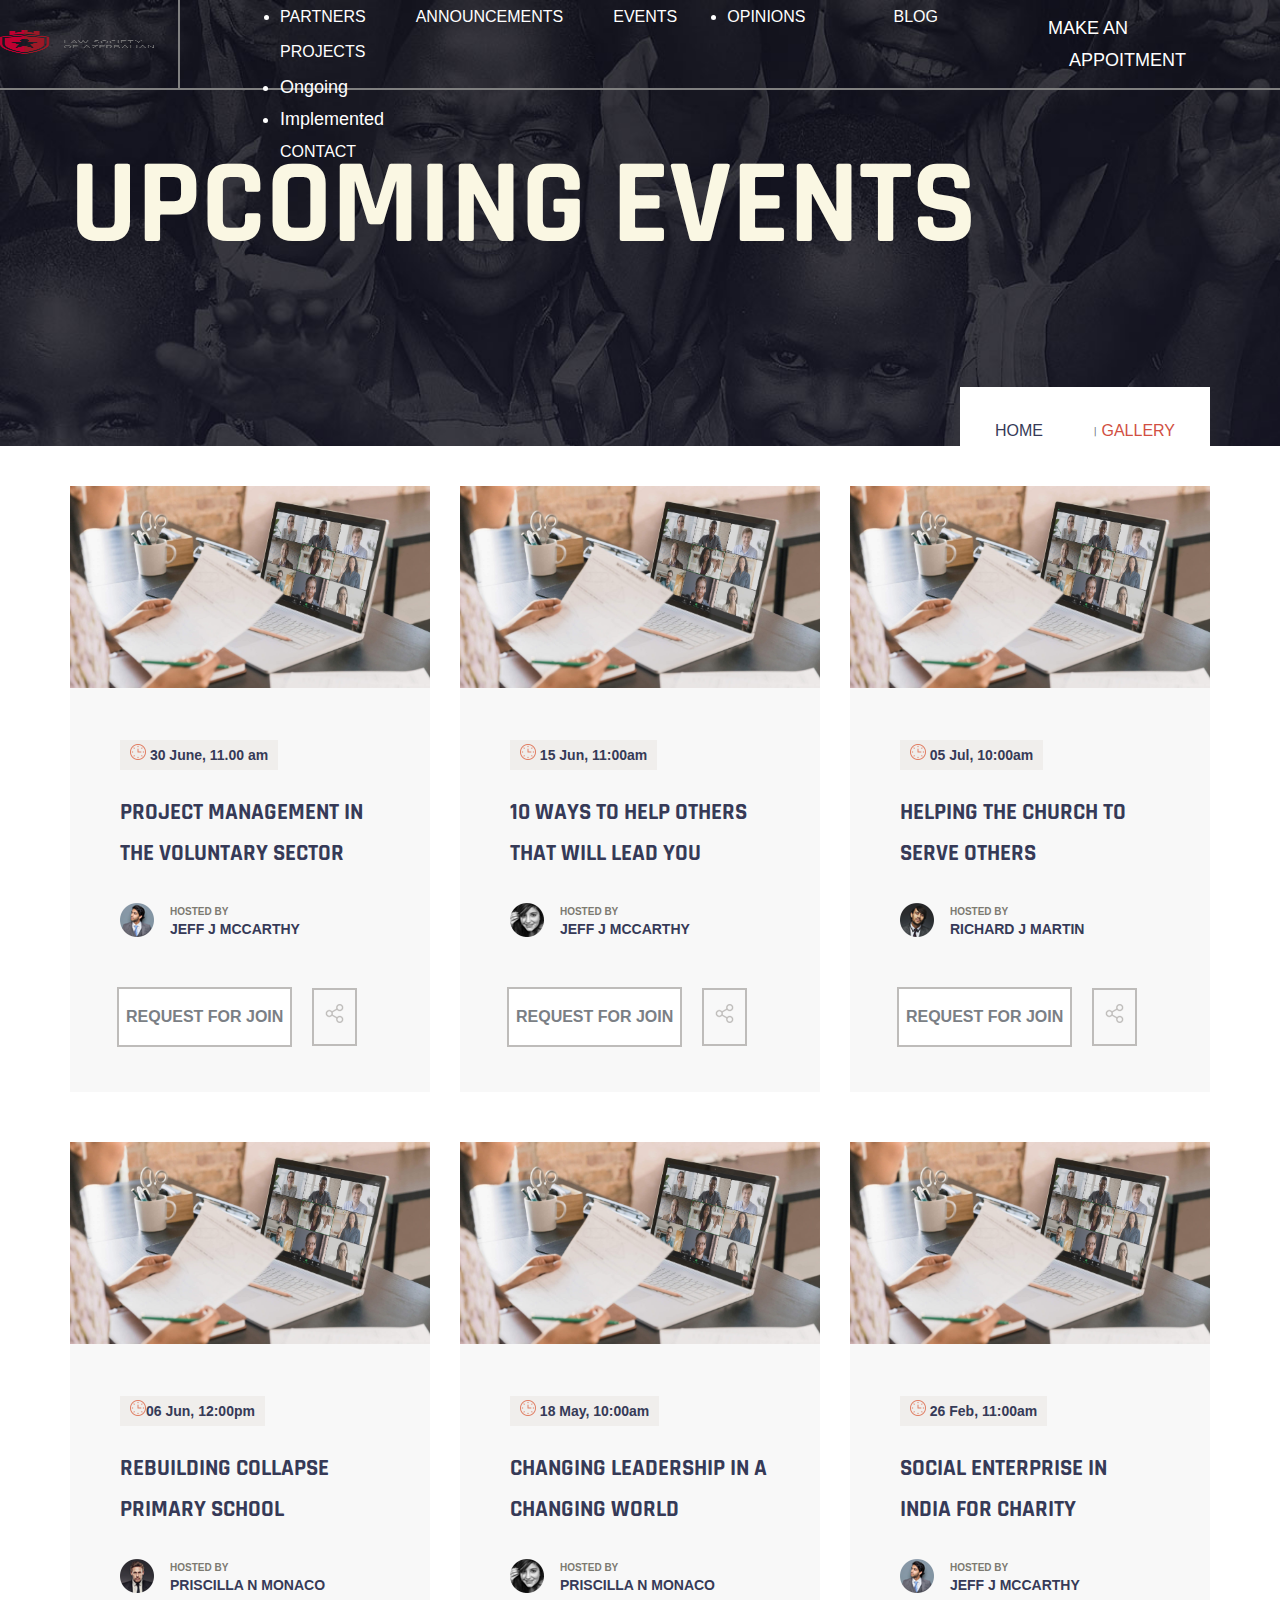
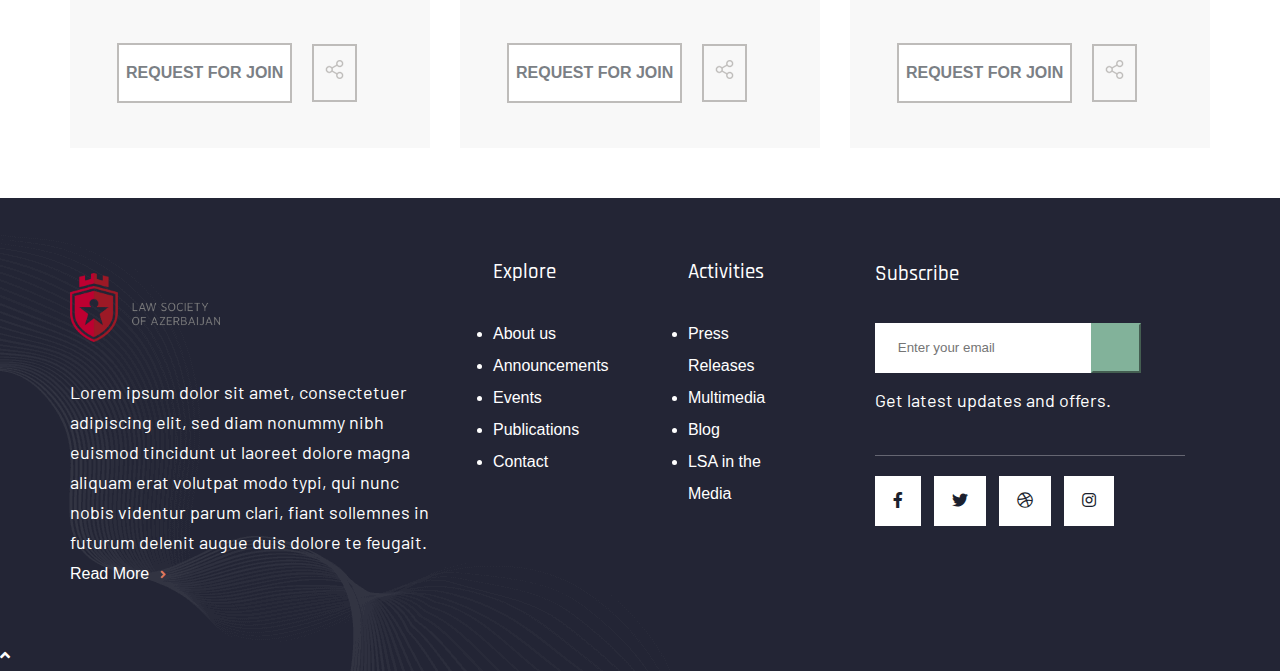
<file: event.html>
<!DOCTYPE html>
<html lang="en">

<head>
    <meta charset="UTF-8">
    <meta http-equiv="X-UA-Compatible" content="IE=edge">
    <meta name="viewport" content="width=device-width, initial-scale=1.0">
    <link rel="stylesheet" href="css/event.css">
    <link href="https://cdnjs.cloudflare.com/ajax/libs/font-awesome/5.15.3/css/all.min.css" rel="stylesheet">
    <link rel="preconnect" href="https://fonts.gstatic.com">
    <link href="https://fonts.googleapis.com/css2?family=Barlow&display=swap" rel="stylesheet">
    <link rel="preconnect" href="https://fonts.gstatic.com">
    <link href="https://fonts.googleapis.com/css2?family=Rajdhani:wght@400;700&display=swap" rel="stylesheet">
    <title>Law Society of Azerbaijan</title>
</head>

<body>
    <header class="header">
        <div class="container-fluid">
            <div class="row">
                <div class="col-12">
                    <div class="header__section">
                        <div class="logo">
                            <a href="index.html">
                                <img src="img/loqo.main.png" alt="logo" class="header__pic">
                            </a>
                        </div>
                        <nav class="nav">
                            <a href="index.html" class="nav__menu">HOME
                                <ul class="dropdown">
                                    <li>ABOUT US</li>
                                    <li>PARTNERS</li>
                                </ul>
                            </a>
                            <a href="anouncements.html" class="nav__menu">ANNOUNCEMENTS
                            </a>
                            <a href="event.html" class="nav__menu">EVENTS</a>
                            <a href="publication.html" class="nav__menu">PUBLICATIONS
                                <ul class="dropdown">
                                    <li>POLICY BRIEF</li>
                                    <li>REPORTS </li>
                                    <li>OPINIONS </li>
                                </ul>
                            </a>
                            <a href="blog.html" class="nav__menu">BLOG </a>
                            <a href="projects.html" class="nav__menu">PROJECTS</a>
                            <ul class="dropdown">
                                <li>Ongoing</li>
                                <li>Implemented </li>
                            </ul>
                            </a>
                            <a href="contact.html" class="nav__menu">CONTACT</a>
                        </nav>
                        <div class="header__donation">
                            <a href="contact.html" class="header__btn"> MAKE AN APPOITMENT</a>
                        </div>
                    </div>
                </div>
            </div>
        </div>
    </header>
    <main>
        <section class="banner">
            <div class="container">
                <div class="row">
                    <div class="col-12">
                        <div class="banner__content">
                            <h1 class="banner__text">Upcoming Events</h1>
                        </div>
                        <div class="banner__section">
                            <a href="#" class="banner__list1"> HOME </a>
                            <a href="#" class="banner__list2">GALLERY</a>
                        </div>
                    </div>
                </div>
            </div>
        </section>
        <section class="event">
            <div class="container">
                <div class="row event__row">
                    <div class="col-4">
                        <div class="event__part">
                            <img src="/img/MotleyFool-TMOT-953a4559-woman-desk.jpeg" alt="evnt" class="event__photo">
                            <div class="description">
                                <span class="day">
                              <img src="/img/clock.png" alt="clock"> 30 June,  11.00 am</span>
                                <h4 class="event__title">
                                    PROJECT MANAGEMENT IN THE VOLUNTARY SECTOR
                                </h4>
                            </div>
                            <div class="author__info">
                                <img src="img/04.png" alt="author" class="author__img">
                                <span class="organizator__text">hosted by</span>
                                <span class="author__name">JEFF J MCCARTHY</span>
                            </div>
                            <div class="btn__lists">
                                <div class="btn__first">
                                    <a href="">
                                        <button class="btn2">REQUEST FOR JOIN</button>
                                    </a>
                                </div>
                                <div class="share">
                                    <img src="/img/shape.png" alt="share">
                                </div>
                            </div>
                        </div>
                    </div>
                    <div class="col-4">
                        <div class="event__part">
                            <img src="/img/MotleyFool-TMOT-953a4559-woman-desk.jpeg" alt="evnt" class="event__photo">
                            <div class="description">
                                <span class="day">
                                      <img src="/img/clock.png" alt="clock"> 15 Jun, 11:00am</span>
                                <h4 class="event__title">
                                    10 WAYS TO HELP OTHERS THAT WILL LEAD YOU
                                </h4>
                            </div>
                            <div class="author__info">
                                <img src="img/client_01.png" alt="author" class="author__img">
                                <span class="organizator__text">hosted by</span>
                                <span class="author__name">JEFF J MCCARTHY</span>
                            </div>
                            <div class="btn__lists">
                                <div class="btn__first">
                                    <a href="">
                                        <button class="btn2">REQUEST FOR JOIN</button>
                                    </a>
                                </div>
                                <div class="share">
                                    <img src="/img/shape.png" alt="share">
                                </div>
                            </div>
                        </div>
                    </div>
                    <div class="col-4">
                        <div class="event__part">
                            <img src="/img/MotleyFool-TMOT-953a4559-woman-desk.jpeg" alt="evnt" class="event__photo">
                            <div class="description">
                                <span class="day">
                                  <img src="/img/clock.png" alt="clock"> 05 Jul, 10:00am</span>
                                <h4 class="event__title">
                                    HELPING THE CHURCH TO SERVE OTHERS
                                </h4>
                            </div>
                            <div class="author__info">
                                <img src="img/eded1.png" alt="author" class="author__img">
                                <span class="organizator__text">hosted by</span>
                                <span class="author__name">RICHARD J MARTIN</span>
                            </div>
                            <div class="btn__lists">
                                <div class="btn__first">
                                    <a href="">
                                        <button class="btn2">REQUEST FOR JOIN</button>
                                    </a>
                                </div>
                                <div class="share">
                                    <img src="/img/shape.png" alt="share">
                                </div>
                            </div>
                        </div>
                    </div>
                </div>
                <div class="row event__row">
                    <div class="col-4">
                        <div class="event__part">
                            <img src="/img/MotleyFool-TMOT-953a4559-woman-desk.jpeg" alt="evnt" class="event__photo">
                            <div class="description">
                                <span class="day">
                              <img src="/img/clock.png" alt="clock">06 Jun, 12:00pm</span>
                                <h4 class="event__title">
                                    REBUILDING COLLAPSE PRIMARY SCHOOL
                                </h4>
                            </div>
                            <div class="author__info">
                                <img src="img/eded.png" alt="author" class="author__img">
                                <span class="organizator__text">hosted by</span>
                                <span class="author__name">PRISCILLA N MONACO </span>
                            </div>
                            <div class="btn__lists">
                                <div class="btn__first">
                                    <a href="">
                                        <button class="btn2">REQUEST FOR JOIN</button>
                                    </a>
                                </div>
                                <div class="share">
                                    <img src="/img/shape.png" alt="share">
                                </div>
                            </div>
                        </div>
                    </div>
                    <div class="col-4">
                        <div class="event__part">
                            <img src="/img/MotleyFool-TMOT-953a4559-woman-desk.jpeg" alt="evnt" class="event__photo">
                            <div class="description">
                                <span class="day">
                                      <img src="/img/clock.png" alt="clock"> 18 May, 10:00am</span>
                                <h4 class="event__title">
                                    CHANGING LEADERSHIP IN A CHANGING WORLD
                                </h4>
                            </div>
                            <div class="author__info">
                                <img src="img/client_01.png" alt="author" class="author__img">
                                <span class="organizator__text">hosted by</span>
                                <span class="author__name">PRISCILLA N MONACO
                                </span>
                            </div>
                            <div class="btn__lists">
                                <div class="btn__first">
                                    <a href="">
                                        <button class="btn2">REQUEST FOR JOIN</button>
                                    </a>
                                </div>
                                <div class="share">
                                    <img src="/img/shape.png" alt="share">
                                </div>
                            </div>
                        </div>
                    </div>
                    <div class="col-4">
                        <div class="event__part">
                            <img src="/img/MotleyFool-TMOT-953a4559-woman-desk.jpeg" alt="evnt" class="event__photo">
                            <div class="description">
                                <span class="day">
                                  <img src="/img/clock.png" alt="clock"> 26 Feb, 11:00am</span>
                                <h4 class="event__title">
                                    SOCIAL ENTERPRISE IN INDIA FOR CHARITY
                                </h4>
                            </div>
                            <div class="author__info">
                                <img src="img/04.png" alt="author" class="author__img">
                                <span class="organizator__text">hosted by</span>
                                <span class="author__name">JEFF J MCCARTHY
                                </span>
                            </div>
                            <div class="btn__lists">
                                <div class="btn__first">
                                    <a href="">
                                        <button class="btn2">REQUEST FOR JOIN</button>
                                    </a>
                                </div>
                                <div class="share">
                                    <img src="/img/shape.png" alt="share">
                                </div>
                            </div>
                        </div>
                    </div>
                </div>
            </div>
        </section>
    </main>
    <footer class="footer">
        <div class="container">
            <div class="row footer__row">
                <div class="col-4">
                    <div class="content">
                        <div class="content__logo">
                            <a href="index.html">
                                <img src="img/loqo.main.png" alt="logo" class="footer__pic">
                            </a>
                        </div>
                        <div class="footer__content">
                            <p>Lorem ipsum dolor sit amet, consectetuer adipiscing elit, sed diam nonummy nibh euismod tincidunt ut laoreet dolore magna aliquam erat volutpat modo typi, qui nunc nobis videntur parum clari, fiant sollemnes in futurum delenit
                                augue duis dolore te feugait.</p>
                            <a href="aboutus.html" class="readmore">Read More</a>
                            <i class="fas fa-angle-right"></i>
                        </div>
                    </div>
                </div>
                <div class="col-2">
                    <div class="footer__widget">
                        <h3>Explore</h3>
                        <div class="footer__list">
                            <ul>
                                <a href="aboutus.html">
                                    <li>About us</li>
                                </a>
                                <a href="anouncements.html">
                                    <li>Announcements</li>
                                </a>
                                <a href="event.html">
                                    <li>Events</li>
                                </a>
                                <a href="publication.html">
                                    <li>Publications</li>
                                </a>
                                <a href="contact.html">
                                    <li>Contact</li>
                                </a>
                            </ul>
                        </div>
                    </div>
                </div>
                <div class="col-2">
                    <div class="footer__widget">
                        <h3>Activities</h3>
                        <div class="footer__list">
                            <ul>
                                <a href="#">
                                    <li>Press Releases</li>
                                </a>
                                <a href="#">
                                    <li>Multimedia</li>
                                </a>
                                <a href="#">
                                    <li>Blog</li>
                                </a>
                                <a href="#">
                                    <li>LSA in the Media</li>
                                </a>
                            </ul>
                        </div>
                    </div>
                </div>
                <div class="col-4">
                    <div class="footer__widget1">
                        <h3>Subscribe</h3>
                        <div class="footer__form">
                            <form>
                                <input type="text" id="newsletter1" placeholder="Enter your email" />
                                <input type="submit" id="newsletter_submit" value=" " class="submt">
                                <a class="footer__form__icon">
                                    <i class="far fa-envelope"></i>
                                </a>
                            </form>
                            <p class="footer__par">Get latest updates and offers.</p>
                        </div>
                        <div class="footer__social">
                            <a href="#" class="footer__icons">
                                <i class="fab fa-facebook-f"></i>
                            </a>
                            <a href="#" class="footer__icons">
                                <i class="fab fa-twitter"></i>
                            </a>
                            <a href="#" class="footer__icons">
                                <i class="fab fa-dribbble"></i>
                            </a>
                            <a href="#" class="footer__icons">
                                <i class="fab fa-instagram"></i>
                            </a>
                        </div>
                    </div>
                </div>
            </div>
        </div>
        <a href="#" class="to-top">
            <i class="fas fa-angle-up"></i>
        </a>

        <script src="app.js"></script>
    </footer>

    <script>
        var options = {
            bottom: '32px', // default: '32px'
            right: '32px', // default: '32px'
            left: 'unset', // default: 'unset'
            time: '0.5s', // default: '0.3s'
            mixColor: '#fff', // default: '#fff'
            backgroundColor: '#fff', // default: '#fff'
            buttonColorDark: '#100f2c', // default: '#100f2c'
            buttonColorLight: '#fff', // default: '#fff'
            saveInCookies: false, // default: true,
            label: '&#x1f313;', // default: ''
            autoMatchOsTheme: true // default: true
        }

        const darkmode = new Darkmode(options);
        darkmode.showWidget();
    </script>
</body>

</html>
</file>
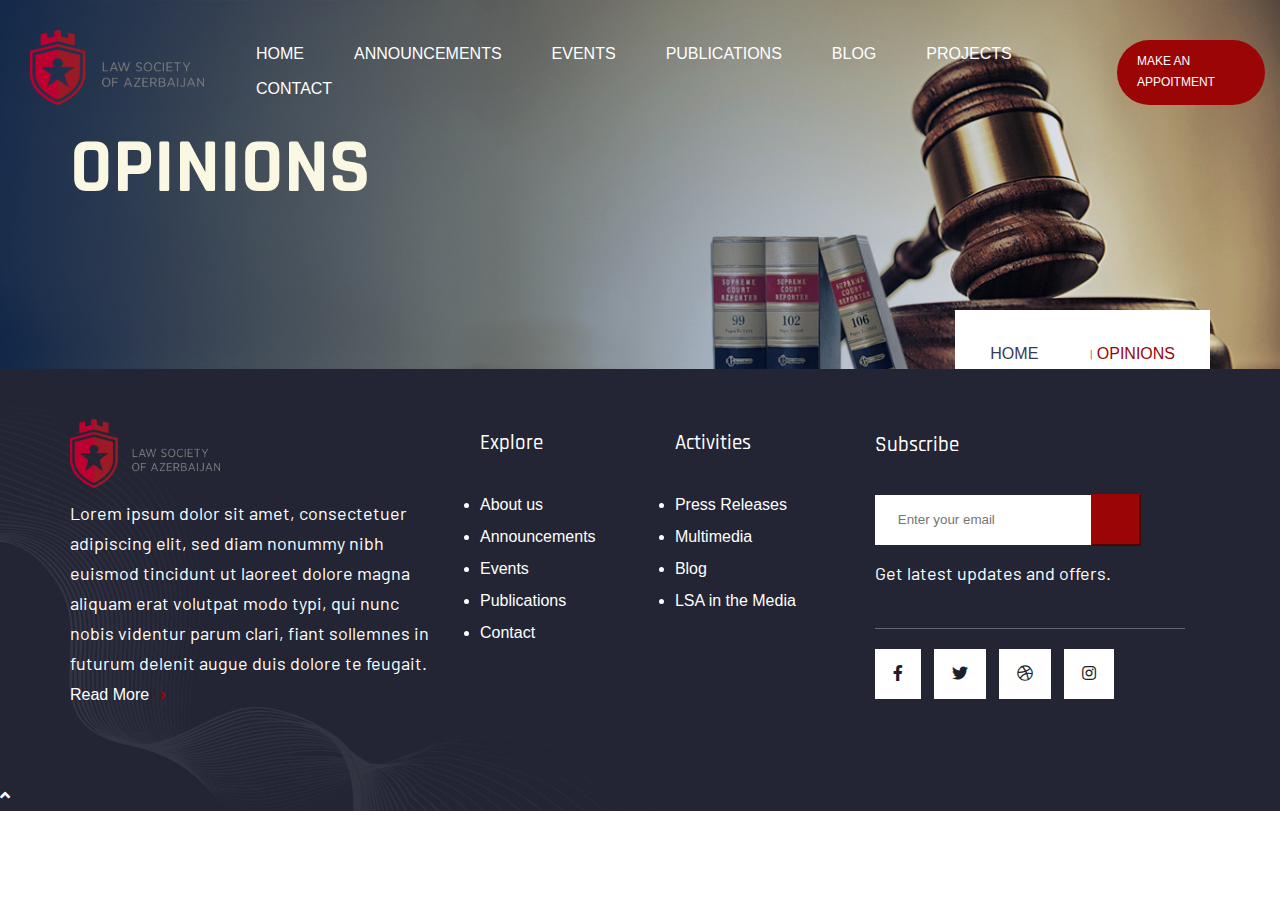
<file: opinions.html>
<!DOCTYPE html>
<html lang="en">

<head>
    <meta charset="UTF-8">
    <meta http-equiv="X-UA-Compatible" content="IE=edge">
    <meta name="viewport" content="width=device-width, initial-scale=1.0">
    <link rel="stylesheet" href="css/opinions.css">
    <link href="https://cdnjs.cloudflare.com/ajax/libs/font-awesome/5.15.3/css/all.min.css" rel="stylesheet">
    <link rel="preconnect" href="https://fonts.gstatic.com">
    <link href="https://fonts.googleapis.com/css2?family=Barlow&display=swap" rel="stylesheet">
    <link rel="preconnect" href="https://fonts.gstatic.com">
    <link href="https://fonts.googleapis.com/css2?family=Rajdhani:wght@400;700&display=swap" rel="stylesheet">
    <title>Law Society of Azerbaijan</title>
</head>

<body>
    <header class="header">
        <div class="container-fluid">
            <div class="row">
                <div class="col-12">
                    <div class="header__section">
                        <div class="logo">
                            <a href="index.html">
                                <img src="img/loqo.main.png" alt="logo" class="header__pic">
                            </a>
                        </div>
                        <nav class="nav">
                            <a href="index.html" class="nav__menu">HOME
                                <ul class="dropdown">
                                    <li>ABOUT US</li>
                                    <li>PARTNERS</li>
                                </ul>
                            </a>
                            <a href="anouncements.html" class="nav__menu">ANNOUNCEMENTS
                            </a>
                            <a href="event.html" class="nav__menu">EVENTS</a>
                            <a href="publication.html" class="nav__menu">PUBLICATIONS
                                <ul class="dropdown">
                                    <li>POLICY BRIEF</li>
                                    <li>REPORTS </li>
                                    <li>OPINIONS </li>
                                </ul>
                            </a>
                            <a href="blog.html" class="nav__menu">BLOG </a>
                            <a href="#" class="nav__menu">PROJECTS</a>
                            <ul class="dropdown">
                                <li>Ongoing</li>
                                <li>Implemented </li>
                            </ul>
                            </a>
                            <a href="contact.html" class="nav__menu">CONTACT</a>
                        </nav>
                        <div class="header__donation">
                            <a href="contact.html" class="header__btn"> MAKE AN APPOITMENT</a>
                        </div>
                    </div>
                </div>
            </div>
        </div>
    </header>
    <main>
        <section class="banner">
            <div class="container">
                <div class="row">
                    <div class="col-12">
                        <div class="banner__content">
                            <h1 class="banner__text">OPINIONS</h1>
                        </div>
                        <div class="banner__section">
                            <a href="#" class="banner__list1"> HOME </a>
                            <a href="#" class="banner__list2">OPINIONS</a>
                        </div>
                    </div>
                </div>
            </div>
        </section>
        <footer class="footer">
            <div class="container">
                <div class="row footer__row">
                    <div class="col-4">
                        <div class="content">
                            <div class="content__logo">
                                <a href="index.html">
                                    <img src="img/loqo.main.png" alt="logo" class="footer__pic">
                                </a>
                            </div>
                            <div class="footer__content">
                                <p>Lorem ipsum dolor sit amet, consectetuer adipiscing elit, sed diam nonummy nibh euismod tincidunt ut laoreet dolore magna aliquam erat volutpat modo typi, qui nunc nobis videntur parum clari, fiant sollemnes in futurum
                                    delenit augue duis dolore te feugait.</p>
                                <a href="aboutus.html" class="readmore">Read More</a>
                                <i class="fas fa-angle-right"></i>
                            </div>
                        </div>
                    </div>
                    <div class="col-2">
                        <div class="footer__widget">
                            <h3>Explore</h3>
                            <div class="footer__list">
                                <ul>
                                    <a href="aboutus.html">
                                        <li>About us</li>
                                    </a>
                                    <a href="anouncements.html">
                                        <li>Announcements</li>
                                    </a>
                                    <a href="event.html">
                                        <li>Events</li>
                                    </a>
                                    <a href="publication.html">
                                        <li>Publications</li>
                                    </a>
                                    <a href="contact.html">
                                        <li>Contact</li>
                                    </a>
                                </ul>
                            </div>
                        </div>
                    </div>
                    <div class="col-2">
                        <div class="footer__widget">
                            <h3>Activities</h3>
                            <div class="footer__list">
                                <ul>
                                    <a href="#">
                                        <li>Press Releases</li>
                                    </a>
                                    <a href="#">
                                        <li>Multimedia</li>
                                    </a>
                                    <a href="#">
                                        <li>Blog</li>
                                    </a>
                                    <a href="#">
                                        <li>LSA in the Media</li>
                                    </a>
                                </ul>
                            </div>
                        </div>
                    </div>
                    <div class="col-4">
                        <div class="footer__widget1">
                            <h3>Subscribe</h3>
                            <div class="footer__form">
                                <form>
                                    <input type="text" id="newsletter1" placeholder="Enter your email" />
                                    <input type="submit" id="newsletter_submit" value=" " class="submt">
                                    <a class="footer__form__icon">
                                        <i class="far fa-envelope"></i>
                                    </a>
                                </form>
                                <p class="footer__par">Get latest updates and offers.</p>
                            </div>
                            <div class="footer__social">
                                <a href="#" class="footer__icons">
                                    <i class="fab fa-facebook-f"></i>
                                </a>
                                <a href="#" class="footer__icons">
                                    <i class="fab fa-twitter"></i>
                                </a>
                                <a href="#" class="footer__icons">
                                    <i class="fab fa-dribbble"></i>
                                </a>
                                <a href="#" class="footer__icons">
                                    <i class="fab fa-instagram"></i>
                                </a>
                            </div>
                        </div>
                    </div>
                </div>
            </div>
            <a href="#" class="to-top">
                <i class="fas fa-angle-up"></i>
            </a>

            <script src="app.js"></script>
        </footer>

        <script>
            var options = {
                bottom: '32px', // default: '32px'
                right: '32px', // default: '32px'
                left: 'unset', // default: 'unset'
                time: '0.5s', // default: '0.3s'
                mixColor: '#fff', // default: '#fff'
                backgroundColor: '#fff', // default: '#fff'
                buttonColorDark: '#100f2c', // default: '#100f2c'
                buttonColorLight: '#fff', // default: '#fff'
                saveInCookies: false, // default: true,
                label: '&#x1f313;', // default: ''
                autoMatchOsTheme: true // default: true
            }

            const darkmode = new Darkmode(options);
            darkmode.showWidget();
        </script>
</body>

</html>
</file>
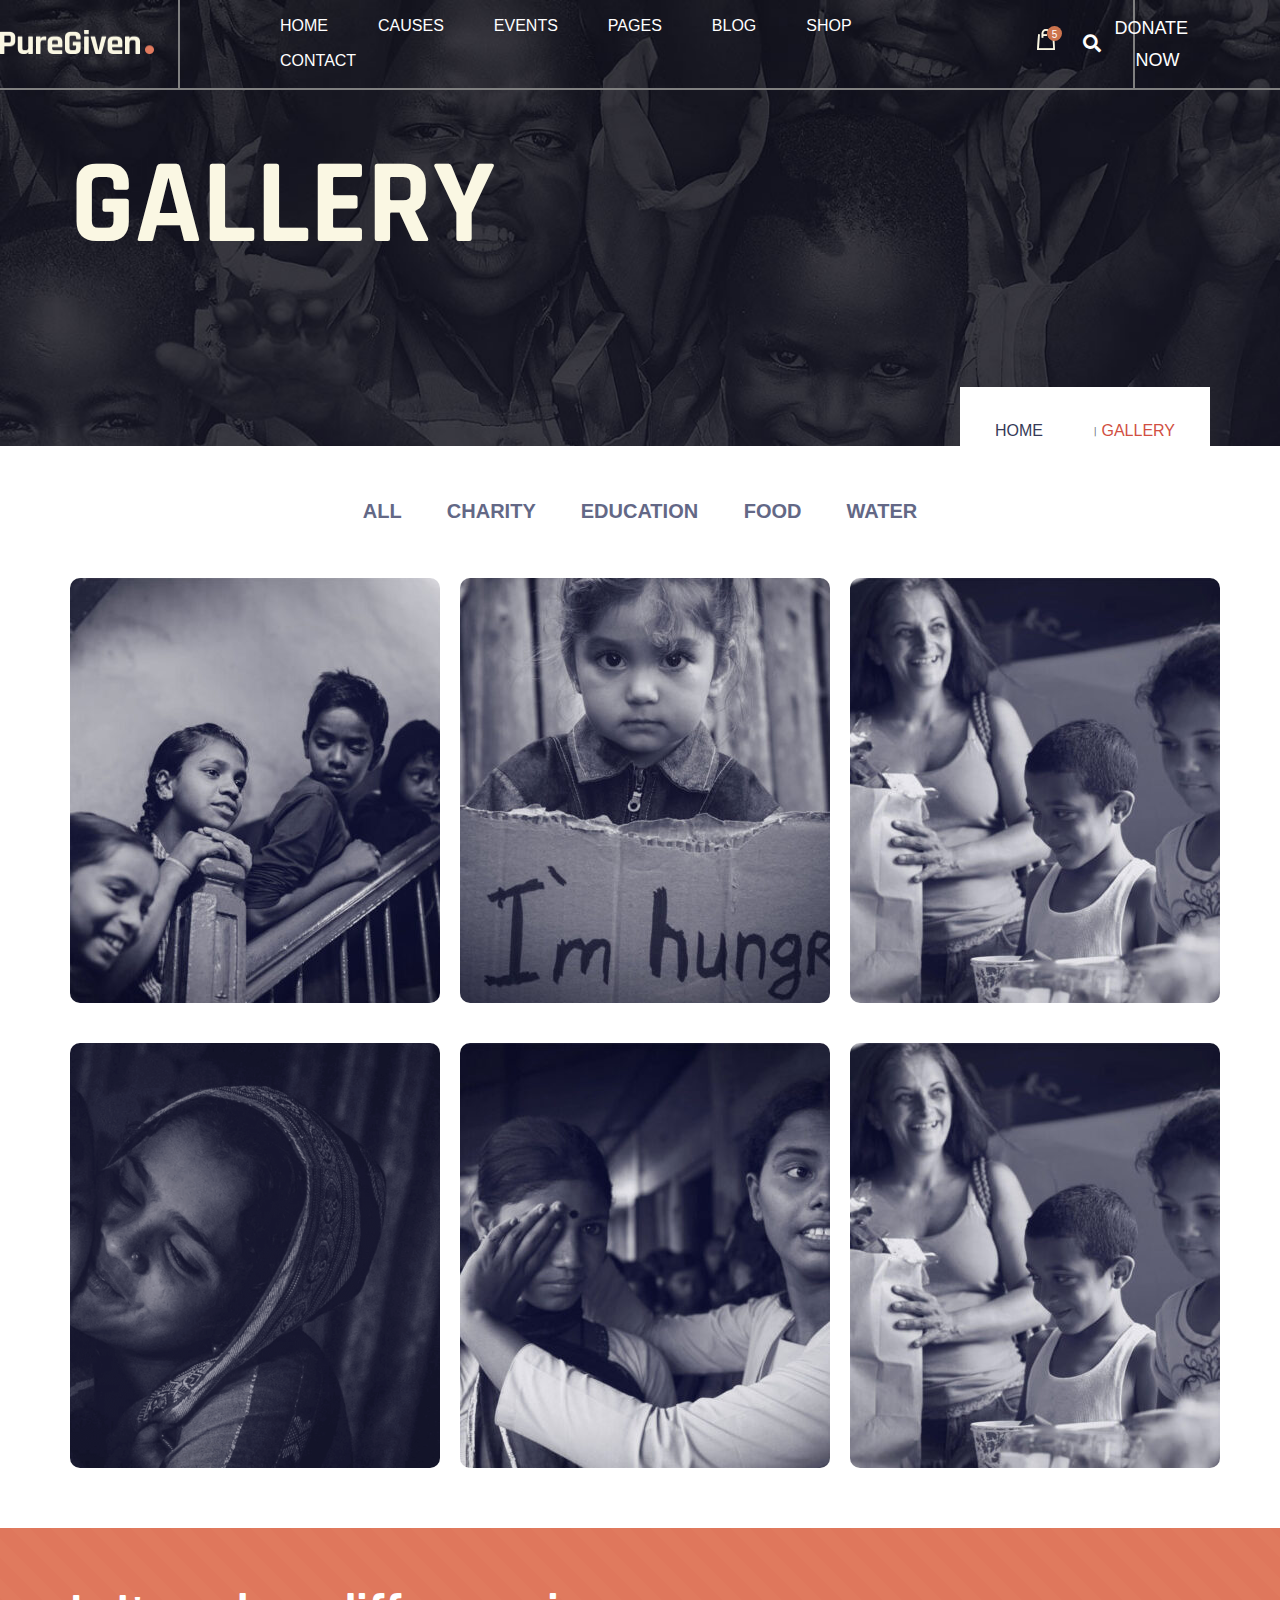
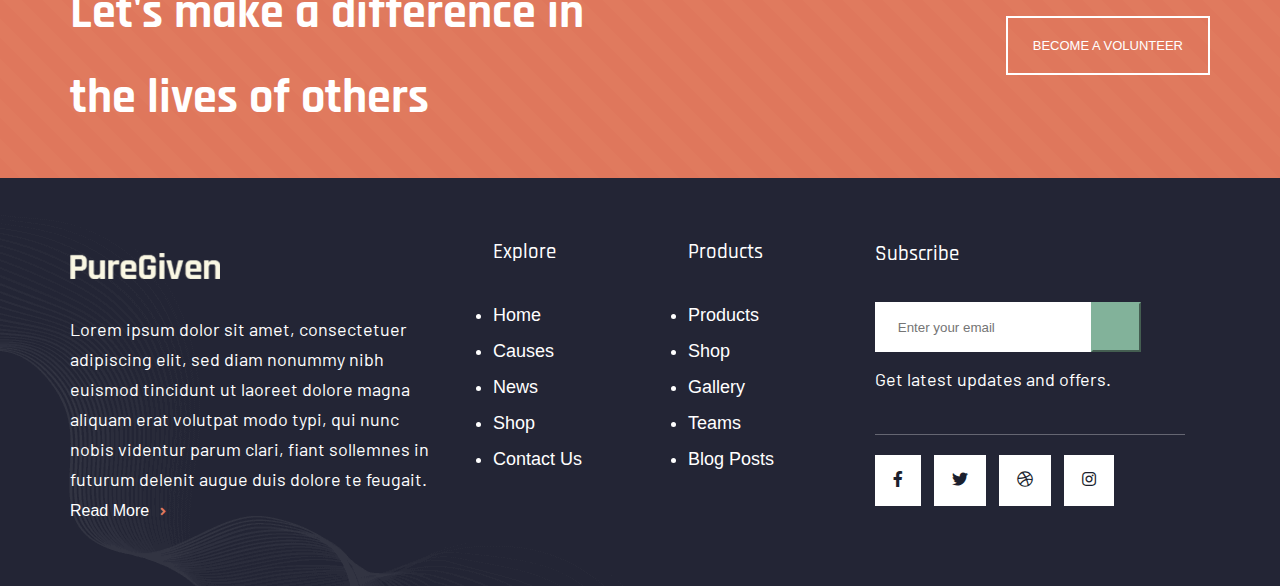
<file: pages.html>
<!DOCTYPE html>
<html lang="en">

<head>
    <meta charset="UTF-8">
    <meta http-equiv="X-UA-Compatible" content="IE=edge">
    <meta name="viewport" content="width=device-width, initial-scale=1.0">
    <link rel="stylesheet" href="css/pages.css">
    <link href="https://cdnjs.cloudflare.com/ajax/libs/font-awesome/5.15.3/css/all.min.css" rel="stylesheet">
    <link rel="preconnect" href="https://fonts.gstatic.com">
    <link href="https://fonts.googleapis.com/css2?family=Barlow&display=swap" rel="stylesheet">
    <link rel="preconnect" href="https://fonts.gstatic.com">
    <link href="https://fonts.googleapis.com/css2?family=Rajdhani:wght@400;700&display=swap" rel="stylesheet">
    <title>PureGiven</title>
</head>

<body>
    <header class="header">
        <div class="container-fluid">
            <div class="row">
                <div class="col-12">
                    <div class="header__section">
                        <div class="logo">
                            <a href="index.html">
                                <img src="img/light_logo_2x.png" alt="logo" class="header__pic">
                            </a>
                        </div>
                        <nav class="nav">
                            <a href="index.html" class="nav__menu">HOME 
                                <ul class="dropdown">
                                    <li>Charity WordPress Theme</li>
                                    <li>HOME02</li>
                                    <li>HOME03</li>
                                </ul>
                            </a>
                            <a href="causes.html" class="nav__menu">CAUSES
                                <ul class="dropdown">
                                    <li>Cause list</li>
                                    <li>Causes Block Style </li>
                                    <li>Causes Carousel </li>
                                    <li>Causes Details </li>
                                    <li>Causes Details Style 02 </li>
                                </ul>
                            </a>
                            <a href="event.html" class="nav__menu">EVENTS 
                                <ul class="dropdown">
                                    <li>Event</li>
                                    <li>Event Block Style </li>
                                    <li>Event Details </li>
                                    <li>Causes Details Style 02 </li>
                                </ul>
                            </a>
                            <a href="pages.html" class="nav__menu">PAGES
                                <ul class="dropdown">
                                    <li>Gallery</li>
                                    <li>Gallery Details </li>
                                    <li>Team Details</li>
                                    <li>Become A Volunteer </li>
                                    <li>Sermon Details </li>
                                </ul>
                            </a>
                            <a href="blog.html" class="nav__menu">BLOG
                                <ul class="dropdown">
                                    <li>Blog</li>
                                    <li>Blog Details </li>
                                </ul>
                            </a>
                            <a href="#" class="nav__menu">SHOP
                                <ul class="dropdown">
                                    <li>Shop</li>
                                    <li>Product Details </li>
                                    <li>Cart</li>
                                    <li>Checkout </li>
                                </ul>
                            </a>
                            <a href="contact.html" class="nav__menu">CONTACT</a>
                        </nav>
                        <div class="header__part">
                            <div class="header__cart">
                                <img src="img/cart.svg" alt="cart" class="cart__pic">
                                <div class="cart__number">5</div>
                            </div>
                            <div class="search__icon">
                                <i class="fas fa-search"></i>
                            </div>
                        </div>
                        <div class="header__donation">
                            <a href="#" class="header__btn"> DONATE NOW</a>
                        </div>
                    </div>
                </div>
            </div>
        </div>
        </div>
    </header>
    <main>
        <section class="banner">
            <div class="container">
                <div class="row">
                    <div class="col-12">
                        <div class="banner__content">
                            <h1 class="banner__text">GALLERY</h1>
                        </div>
                        <div class="banner__section">
                            <a href="#" class="banner__list1"> HOME </a>
                            <a href="#" class="banner__list2">GALLERY</a>
                        </div>
                    </div>
                </div>
            </div>
        </section>
        <section class="gallery">
            <div class="container">
                <div class="list">
                    <nav class="navlist">
                        <a href="#" class="list__menu">ALL </a>
                        <a href="#" class="list__menu">CHARITY</a>
                        <a href="#" class="list__menu">EDUCATION </a>
                        <a href="#" class="list__menu">FOOD</a>
                        <a href="#" class="list__menu">WATER</a>
                    </nav>
                </div>
            </div>
            <div class="container">
                <div class="row">
                    <div class="col-4">
                        <div class="action">
                            <img src="img/event_feature_6-370x425.jpeg" alt="children" class="glry__pic">
                            <div class="gllry__content">
                                <h5>Education, Water</h5>
                                <h2 class="gllry__text">Clean Water</h2>
                            </div>
                        </div>
                    </div>
                    <div class="col-4">
                        <div class="action">
                            <img src="img/gallery_img_8-370x425.jpeg" alt="girl" class="glry__pic">
                            <div class="gllry__content">
                                <h5>CHARITY, Water ,</h5>
                                <h2 class="gllry__text">LIFE BETTER</h2>
                            </div>
                        </div>
                    </div>
                    <div class="col-4">
                        <div class="action">
                            <img src="img/event_01-370x425.jpeg" alt="family" class="glry__pic">
                            <div class="gllry__content">
                                <h5>Education ,</h5>
                                <h2 class="gllry__text">SCHOOL EDUCATION</h2>
                            </div>
                        </div>
                    </div>
                </div>
                <div class="row gallery__row">
                    <div class="col-4">
                        <div class="action">
                            <img src="img/causes_details_banner-370x425.png" alt="woman" class="glry__pic">
                            <div class="gllry__content">
                                <h5>FOOD ,</h5>
                                <h2 class="gllry__text">LITTLE HELP</h2>
                            </div>
                        </div>
                    </div>
                    <div class="col-4">
                        <div class="action">
                            <img src="img/event_04-370x425.jpeg" alt="women" class="glry__pic">
                            <div class="gllry__content">
                                <h5>EDUCATION ,</h5>
                                <h2 class="gllry__text">GIFT AN EDUCATION</h2>
                            </div>
                        </div>
                    </div>
                    <div class="col-4">
                        <div class="action">
                            <img src="img/event_01-370x425.jpeg" alt="children" class="glry__pic">
                            <div class="gllry__content">
                                <h5>CHARITY</h5>
                                <h2 class="gllry__text">CHILDREN IN AFRICA</h2>
                            </div>
                        </div>
                    </div>
                </div>
            </div>
        </section>
        <section class="volunteer">
            <div class="container">
                <div class="row">
                    <div class="col-12">
                        <div class="volunteer__content">
                            <h5 class="volunteer__title">
                                Let's make a difference in <br> the lives of others
                            </h5>
                            <a href="">
                                <button class="btn">BECOME A VOLUNTEER</button>
                            </a>
                        </div>
                    </div>
                </div>
            </div>
        </section>
    </main>
    <footer class="footer">
        <div class="container">
            <div class="row footer__row">
                <div class="col-4">
                    <div class="content">
                        <div class="content__logo">
                            <img src="img/footer_light_logo_2x.png" alt="logo" class="footer__pic">
                        </div>
                        <div class="footer__content">
                            <p>Lorem ipsum dolor sit amet, consectetuer adipiscing elit, sed diam nonummy nibh euismod tincidunt ut laoreet dolore magna aliquam erat volutpat modo typi, qui nunc nobis videntur parum clari, fiant sollemnes in futurum delenit
                                augue duis dolore te feugait.</p>
                            <a href="#" class="readmore">Read More</a>
                            <i class="fas fa-angle-right"></i>
                        </div>
                    </div>
                </div>
                <div class="col-2">
                    <div class="footer__widget">
                        <h3>Explore</h3>
                        <div class="footer__list">
                            <ul>
                                <li>Home</li>
                                <li>Causes</li>
                                <li>News</li>
                                <li>Shop</li>
                                <li>Contact Us</li>
                            </ul>
                        </div>
                    </div>
                </div>
                <div class="col-2">
                    <div class="footer__widget">
                        <h3>Products</h3>
                        <div class="footer__list">
                            <ul>
                                <li>Products</li>
                                <li>Shop</li>
                                <li>Gallery</li>
                                <li>Teams</li>
                                <li>Blog Posts</li>
                            </ul>
                        </div>
                    </div>
                </div>
                <div class="col-4">
                    <div class="footer__widget1">
                        <h3>Subscribe</h3>
                        <div class="footer__form">
                            <form>
                                <input type="text" id="newsletter1" placeholder="Enter your email" />
                                <input type="submit" id="newsletter_submit" value=" " class="submt">
                                <a class="footer__form__icon">
                                    <i class="far fa-envelope"></i>
                                </a>
                            </form>
                            <p class="footer__par">Get latest updates and offers.</p>
                        </div>
                        <div class="footer__social">
                            <a href="#" class="footer__icons">
                                <i class="fab fa-facebook-f"></i>
                            </a>
                            <a href="#" class="footer__icons">
                                <i class="fab fa-twitter"></i>
                            </a>
                            <a href="#" class="footer__icons">
                                <i class="fab fa-dribbble"></i>
                            </a>
                            <a href="#" class="footer__icons">
                                <i class="fab fa-instagram"></i>
                            </a>
                        </div>
                    </div>
                </div>
            </div>
        </div>

        </div>
        </div>
        <script src="app.js"></script>
    </footer>
</body>
</file>
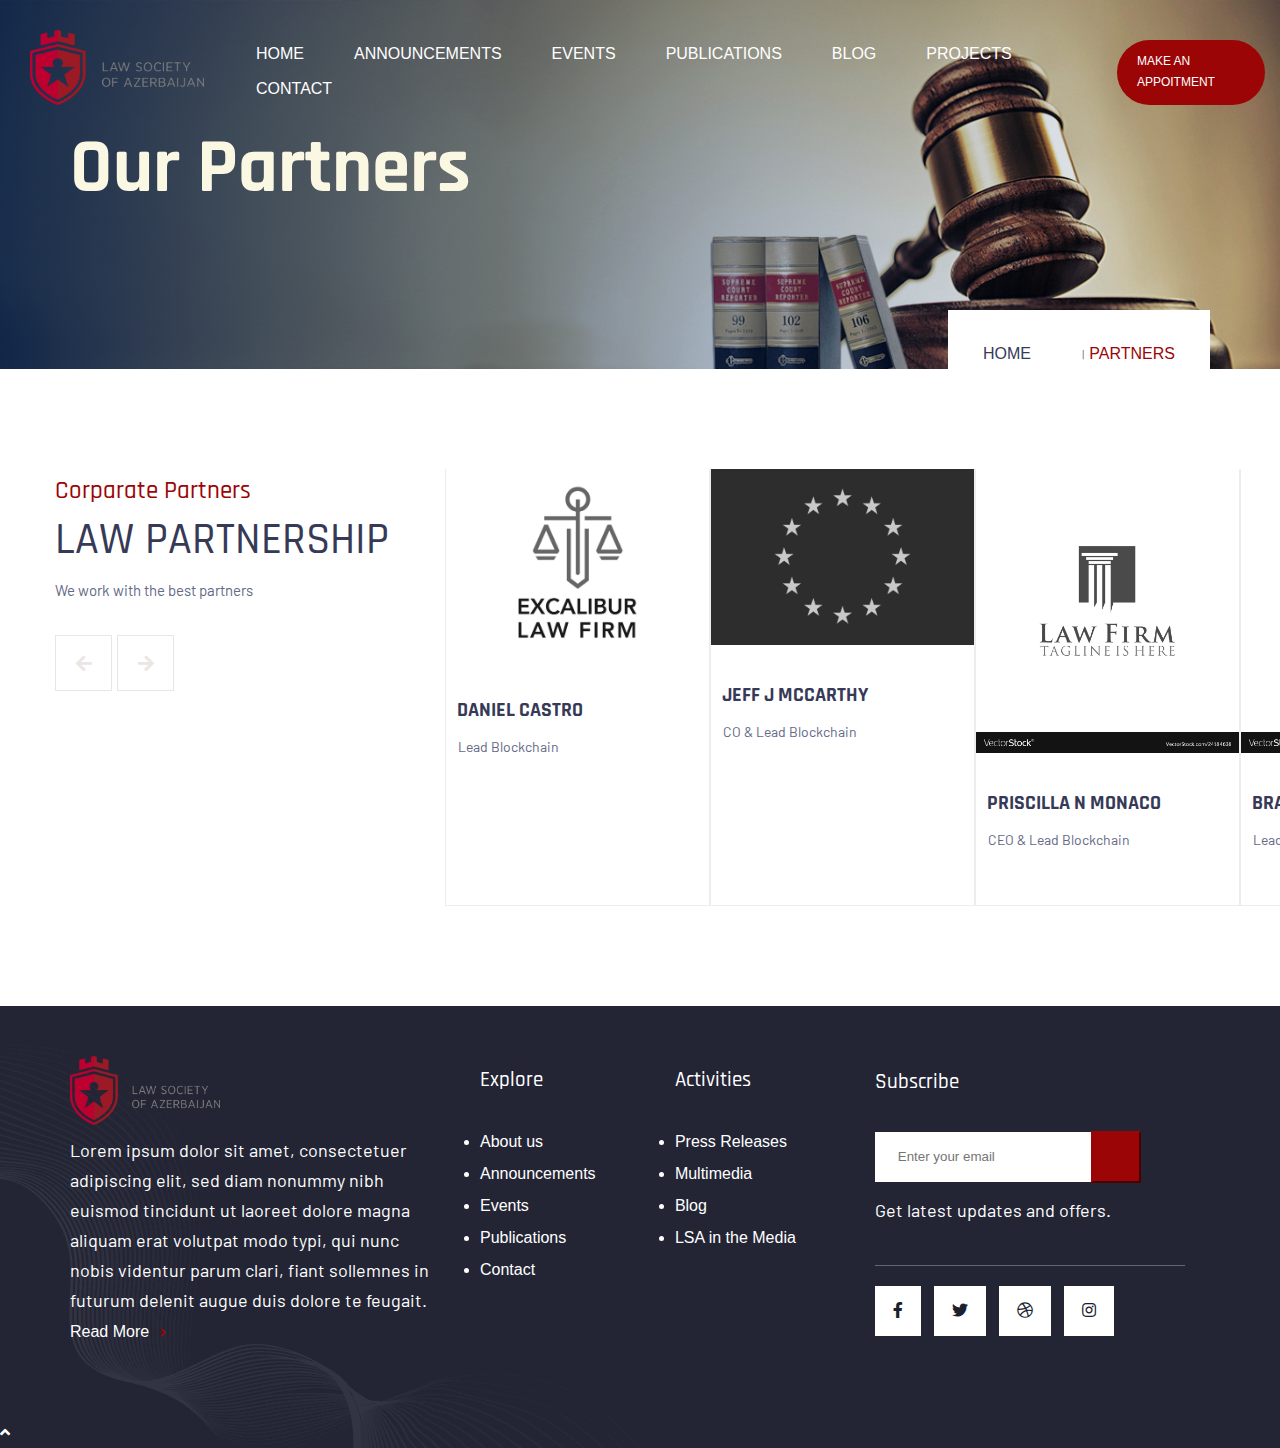
<file: partners.html>
<!DOCTYPE html>
<html lang="en">

<head>
    <meta charset="UTF-8">
    <meta http-equiv="X-UA-Compatible" content="IE=edge">
    <meta name="viewport" content="width=device-width, initial-scale=1.0">
    <link rel="stylesheet" href="css/partners.css">
    <link href="https://cdnjs.cloudflare.com/ajax/libs/font-awesome/5.15.3/css/all.min.css" rel="stylesheet">
    <link rel="preconnect" href="https://fonts.gstatic.com">
    <link href="https://fonts.googleapis.com/css2?family=Barlow&display=swap" rel="stylesheet">
    <link rel="preconnect" href="https://fonts.gstatic.com">
    <link href="https://fonts.googleapis.com/css2?family=Rajdhani:wght@400;700&display=swap" rel="stylesheet">
    <title>Law Society of Azerbaijan</title>
</head>

<body>
    <header class="header">
        <div class="container-fluid">
            <div class="row">
                <div class="col-12">
                    <div class="header__section">
                        <div class="logo">
                            <a href="index.html">
                                <img src="img/loqo.main.png" alt="logo" class="header__pic">
                            </a>
                        </div>
                        <nav class="nav">
                            <a href="index.html" class="nav__menu">HOME
                                <ul class="dropdown">
                                    <li>ABOUT US</li>
                                    <li>PARTNERS</li>
                                </ul>
                            </a>
                            <a href="anouncements.html" class="nav__menu">ANNOUNCEMENTS
                            </a>
                            <a href="event.html" class="nav__menu">EVENTS</a>
                            <a href="publication.html" class="nav__menu">PUBLICATIONS
                                <ul class="dropdown">
                                    <li>POLICY BRIEF</li>
                                    <li>REPORTS </li>
                                    <li>OPINIONS </li>
                                </ul>
                            </a>
                            <a href="blog.html" class="nav__menu">BLOG </a>
                            <a href="projects.html" class="nav__menu">PROJECTS</a>
                            <ul class="dropdown">
                                <li>Ongoing</li>
                                <li>Implemented </li>
                            </ul>
                            </a>
                            <a href="contact.html" class="nav__menu">CONTACT</a>
                        </nav>
                        <div class="header__donation">
                            <a href="contact.html" class="header__btn"> MAKE AN APPOITMENT</a>
                        </div>
                    </div>
                </div>
            </div>
        </div>
    </header>
    <main>
        <section class="banner">
            <div class="container">
                <div class="row">
                    <div class="col-12">
                        <div class="banner__content">
                            <h1 class="banner__text">Our Partners</h1>
                        </div>
                        <div class="banner__section">
                            <a href="#" class="banner__list1"> HOME </a>
                            <a href="#" class="banner__list2">PARTNERS</a>
                        </div>
                    </div>
                </div>
            </div>
        </section>
        <section class="members">
            <div class="container">
                <div class="row">
                    <div class="col-4 members__col-4">
                        <div class="members__part">
                            <div class="members__content">
                                <h5>Corparate Partners </h5>
                                <h2 class="members__text">LAW PARTNERSHIP </h2>
                                <p class="members__metn">We work with the best partners</p>
                            </div>
                            <div class="members__list">
                                <span class="prev">
                            <i class="fas fa-arrow-left"></i>
                        </span>
                                <span class="next">
                            <i class="fas fa-arrow-right"></i>
                        </span>
                            </div>
                        </div>
                    </div>
                    <div class="col-7 members__col-7 ">
                        <div class="slides">
                            <img src="img/8467bd76373087.5c679c94cea40.jpg" alt="volunteer" class="vl__img">
                            <h4 class="surname"> Daniel Castro</h4>
                            <p class="company">Lead Blockchain</p>
                        </div>
                        <div class="slides">
                            <img src="img/Flag_of_Europe.svg.png" alt="volunteer" class="vl__img">
                            <h4 class="surname"> Jeff J McCarthy</h4>
                            <p class="company">CO & Lead Blockchain</p>
                        </div>
                        <div class="slides">
                            <img src="img/law-firm-logo-design-vector-24184638.jpeg" alt="volunteer" class="vl__img">
                            <h4 class="surname"> Priscilla N Monaco</h4>
                            <p class="company">CEO & Lead Blockchain</p>
                        </div>
                        <div class="slides">
                            <img src="img/law-firm-logo-template-office-logo-with-scale-vector-20459835.jpeg" alt="volunteer" class="vl__img">
                            <h4 class="surname"> Bradley L Bollinger</h4>
                            <p class="company">Lead Blockchain</p>
                        </div>
                        <div class="slides">
                            <img src="img/Flag_of_Europe.svg.png" alt="volunteer" class="vl__img">
                            <h4 class="surname"> Richard J Martin</h4>
                            <p class="company">CTO & Lead Blockchain</p>
                        </div>
                    </div>
        </section>
    </main>
    <footer class="footer">
        <div class="container">
            <div class="row footer__row">
                <div class="col-4">
                    <div class="content">
                        <div class="content__logo">
                            <a href="index.html">
                                <img src="img/loqo.main.png" alt="logo" class="footer__pic">
                            </a>
                        </div>
                        <div class="footer__content">
                            <p>Lorem ipsum dolor sit amet, consectetuer adipiscing elit, sed diam nonummy nibh euismod tincidunt ut laoreet dolore magna aliquam erat volutpat modo typi, qui nunc nobis videntur parum clari, fiant sollemnes in futurum delenit
                                augue duis dolore te feugait.</p>
                            <a href="aboutus.html" class="readmore">Read More</a>
                            <i class="fas fa-angle-right"></i>
                        </div>
                    </div>
                </div>
                <div class="col-2">
                    <div class="footer__widget">
                        <h3>Explore</h3>
                        <div class="footer__list">
                            <ul>
                                <a href="aboutus.html">
                                    <li>About us</li>
                                </a>
                                <a href="anouncements.html">
                                    <li>Announcements</li>
                                </a>
                                <a href="event.html">
                                    <li>Events</li>
                                </a>
                                <a href="publication.html">
                                    <li>Publications</li>
                                </a>
                                <a href="contact.html">
                                    <li>Contact</li>
                                </a>
                            </ul>
                        </div>
                    </div>
                </div>
                <div class="col-2">
                    <div class="footer__widget">
                        <h3>Activities</h3>
                        <div class="footer__list">
                            <ul>
                                <a href="#">
                                    <li>Press Releases</li>
                                </a>
                                <a href="#">
                                    <li>Multimedia</li>
                                </a>
                                <a href="#">
                                    <li>Blog</li>
                                </a>
                                <a href="#">
                                    <li>LSA in the Media</li>
                                </a>
                            </ul>
                        </div>
                    </div>
                </div>
                <div class="col-4">
                    <div class="footer__widget1">
                        <h3>Subscribe</h3>
                        <div class="footer__form">
                            <form>
                                <input type="text" id="newsletter1" placeholder="Enter your email" />
                                <input type="submit" id="newsletter_submit" value=" " class="submt">
                                <a class="footer__form__icon">
                                    <i class="far fa-envelope"></i>
                                </a>
                            </form>
                            <p class="footer__par">Get latest updates and offers.</p>
                        </div>
                        <div class="footer__social">
                            <a href="#" class="footer__icons">
                                <i class="fab fa-facebook-f"></i>
                            </a>
                            <a href="#" class="footer__icons">
                                <i class="fab fa-twitter"></i>
                            </a>
                            <a href="#" class="footer__icons">
                                <i class="fab fa-dribbble"></i>
                            </a>
                            <a href="#" class="footer__icons">
                                <i class="fab fa-instagram"></i>
                            </a>
                        </div>
                    </div>
                </div>
            </div>
        </div>
        <a href="#" class="to-top">
            <i class="fas fa-angle-up"></i>
        </a>

        <script src="app.js"></script>
    </footer>

    <script>
        var options = {
            bottom: '32px', // default: '32px'
            right: '32px', // default: '32px'
            left: 'unset', // default: 'unset'
            time: '0.5s', // default: '0.3s'
            mixColor: '#fff', // default: '#fff'
            backgroundColor: '#fff', // default: '#fff'
            buttonColorDark: '#100f2c', // default: '#100f2c'
            buttonColorLight: '#fff', // default: '#fff'
            saveInCookies: false, // default: true,
            label: '&#x1f313;', // default: ''
            autoMatchOsTheme: true // default: true
        }

        const darkmode = new Darkmode(options);
        darkmode.showWidget();
    </script>
</body>

</html>
</file>
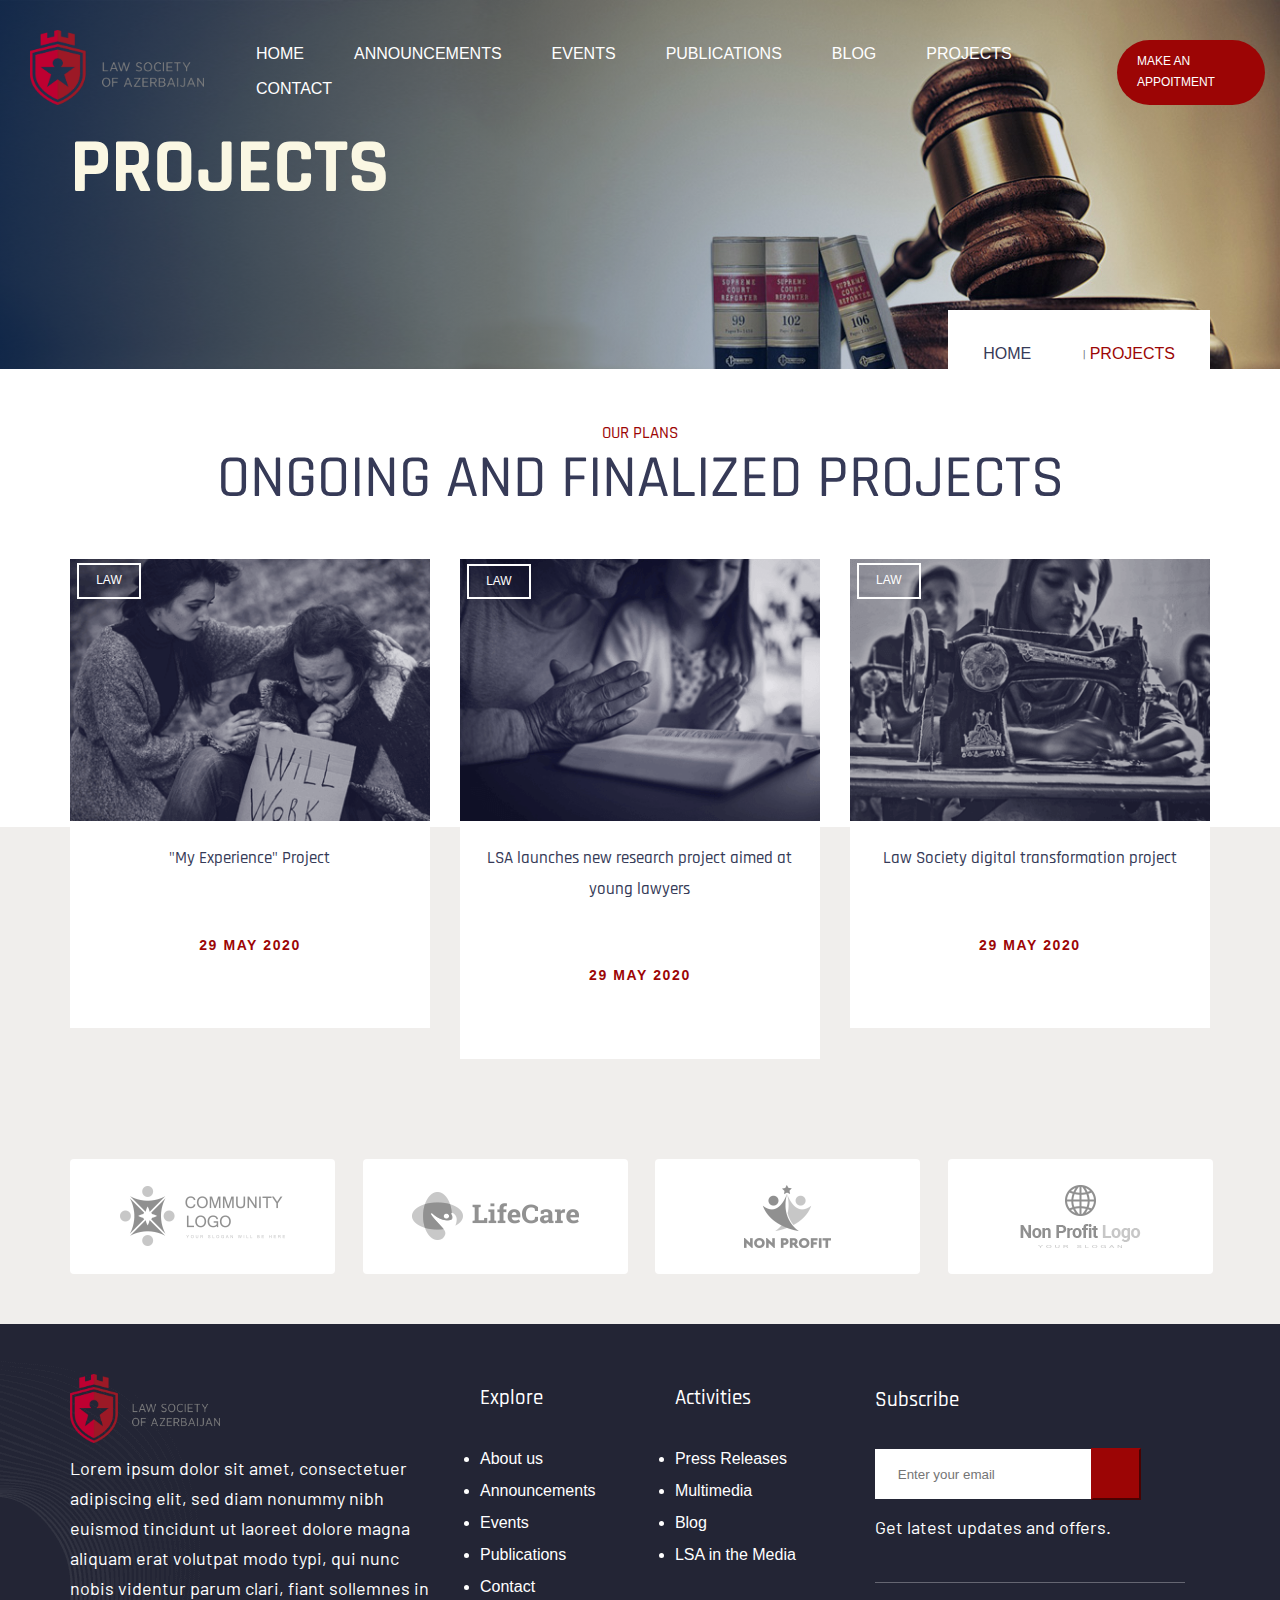
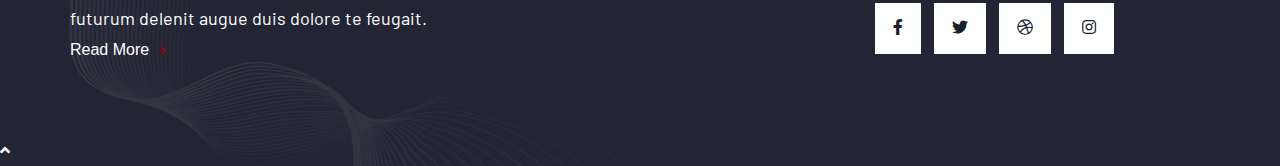
<file: projects.html>
<!DOCTYPE html>
<html lang="en">

<head>
    <meta charset="UTF-8">
    <meta http-equiv="X-UA-Compatible" content="IE=edge">
    <meta name="viewport" content="width=device-width, initial-scale=1.0">
    <link rel="stylesheet" href="css/projects.css">
    <link href="https://cdnjs.cloudflare.com/ajax/libs/font-awesome/5.15.3/css/all.min.css" rel="stylesheet">
    <link rel="preconnect" href="https://fonts.gstatic.com">
    <link href="https://fonts.googleapis.com/css2?family=Barlow&display=swap" rel="stylesheet">
    <link rel="preconnect" href="https://fonts.gstatic.com">
    <link href="https://fonts.googleapis.com/css2?family=Rajdhani:wght@400;700&display=swap" rel="stylesheet">
    <title>Law Society of Azerbaijan</title>
</head>

<body>
    <header class="header">
        <div class="container-fluid">
            <div class="row">
                <div class="col-12">
                    <div class="header__section">
                        <div class="logo">
                            <a href="index.html">
                                <img src="img/loqo.main.png" alt="logo" class="header__pic">
                            </a>
                        </div>
                        <nav class="nav">
                            <a href="index.html" class="nav__menu">HOME
                                <ul class="dropdown">
                                    <li>ABOUT US</li>
                                    <li>PARTNERS</li>
                                </ul>
                            </a>
                            <a href="anouncements.html" class="nav__menu">ANNOUNCEMENTS
                            </a>
                            <a href="event.html" class="nav__menu">EVENTS</a>
                            <a href="publication.html" class="nav__menu">PUBLICATIONS
                                <ul class="dropdown">
                                    <li>POLICY BRIEF</li>
                                    <li>REPORTS </li>
                                    <li>OPINIONS </li>
                                </ul>
                            </a>
                            <a href="blog.html" class="nav__menu">BLOG </a>
                            <a href="#" class="nav__menu">PROJECTS</a>
                            <ul class="dropdown">
                                <li>Ongoing</li>
                                <li>Implemented </li>
                            </ul>
                            </a>
                            <a href="contact.html" class="nav__menu">CONTACT</a>
                        </nav>
                        <div class="header__donation">
                            <a href="contact.html" class="header__btn"> MAKE AN APPOITMENT</a>
                        </div>
                    </div>
                </div>
            </div>
        </div>
    </header>
    <main>
        <section class="banner">
            <div class="container">
                <div class="row">
                    <div class="col-12">
                        <div class="banner__content">
                            <h1 class="banner__text">PROJECTS</h1>
                        </div>
                        <div class="banner__section">
                            <a href="#" class="banner__list1"> HOME </a>
                            <a href="#" class="banner__list2">PROJECTS</a>
                        </div>
                    </div>
                </div>
            </div>
        </section>
        <section class="blog">
            <div class="container">
                <div class="row">
                    <div class="col-12 ">
                        <div class="blog__content">
                            <h5>OUR PLANS</h5>
                            <h2 class="blog__text">ONGOING AND FINALIZED PROJECTS</h2>
                        </div>
                    </div>
                </div>
                <div class="row">
                    <div class="col-4">
                        <div class="blog__part">
                            <img src="img/blog_img_04.png" alt="evnt" class="blog__photo">
                            <div class="blog__tags">
                                <a href="#" class="tag">LAW</a>
                            </div>
                            <div class="blog__desc">
                                <a href="#">
                                    <h4 class="blog__title">
                                        "My Experience" Project
                                    </h4>
                                </a>
                                <div class="blog__date">29 MAY 2020</div>
                            </div>
                        </div>
                    </div>
                    <div class="col-4">
                        <div class="blog__part">
                            <img src="img/blog_img_05.png" alt="evnt" class="blog__photo">
                            <div class="blog__tags">
                                <a href="#" class="tag">LAW</a>
                            </div>
                            <div class="blog__desc">
                                <a href="#">
                                    <h4 class="blog__title">
                                        LSA launches new research project aimed at young lawyers
                                    </h4>
                                </a>
                                <div class="blog__date">29 MAY 2020</div>
                            </div>
                        </div>
                    </div>
                    <div class="col-4">
                        <div class="blog__part">
                            <img src="img/blog_img_06.png" alt="evnt" class="blog__photo">
                            <div class="blog__tags">
                                <a href="#" class="tag">LAW</a>
                            </div>
                            <div class="blog__desc">
                                <a href="#">
                                    <h4 class="blog__title">
                                        Law Society digital transformation project
                                    </h4>
                                </a>
                                <div class="blog__date">29 MAY 2020</div>
                            </div>
                        </div>
                    </div>
                </div>
                <div class="row client__part">
                    <div class="col-3">
                        <div class="client__logo">
                            <img src="img/logo_1.png" alt="logo" class="loqo">
                        </div>
                    </div>
                    <div class="col-3">
                        <div class="client__logo">
                            <img src="img/logo_2.png" alt="logo" class="loqo">
                        </div>
                    </div>
                    <div class="col-3">
                        <div class="client__logo">
                            <img src="img/logo_3.png" alt="logo" class="loqo">
                        </div>
                    </div>
                    <div class="col-3">
                        <div class="client__logo">
                            <img src="img/logo_4.png" alt="logo" class="loqo">
                        </div>
                    </div>
                </div>
                <div class="background"></div>
            </div>
        </section>

    </main>
    <footer class="footer">
        <div class="container">
            <div class="row footer__row">
                <div class="col-4">
                    <div class="content">
                        <div class="content__logo">
                            <a href="index.html">
                                <img src="img/loqo.main.png" alt="logo" class="footer__pic">
                            </a>
                        </div>
                        <div class="footer__content">
                            <p>Lorem ipsum dolor sit amet, consectetuer adipiscing elit, sed diam nonummy nibh euismod tincidunt ut laoreet dolore magna aliquam erat volutpat modo typi, qui nunc nobis videntur parum clari, fiant sollemnes in futurum delenit
                                augue duis dolore te feugait.</p>
                            <a href="aboutus.html" class="readmore">Read More</a>
                            <i class="fas fa-angle-right"></i>
                        </div>
                    </div>
                </div>
                <div class="col-2">
                    <div class="footer__widget">
                        <h3>Explore</h3>
                        <div class="footer__list">
                            <ul>
                                <a href="aboutus.html">
                                    <li>About us</li>
                                </a>
                                <a href="anouncements.html">
                                    <li>Announcements</li>
                                </a>
                                <a href="event.html">
                                    <li>Events</li>
                                </a>
                                <a href="publication.html">
                                    <li>Publications</li>
                                </a>
                                <a href="contact.html">
                                    <li>Contact</li>
                                </a>
                            </ul>
                        </div>
                    </div>
                </div>
                <div class="col-2">
                    <div class="footer__widget">
                        <h3>Activities</h3>
                        <div class="footer__list">
                            <ul>
                                <a href="#">
                                    <li>Press Releases</li>
                                </a>
                                <a href="#">
                                    <li>Multimedia</li>
                                </a>
                                <a href="#">
                                    <li>Blog</li>
                                </a>
                                <a href="#">
                                    <li>LSA in the Media</li>
                                </a>
                            </ul>
                        </div>
                    </div>
                </div>
                <div class="col-4">
                    <div class="footer__widget1">
                        <h3>Subscribe</h3>
                        <div class="footer__form">
                            <form>
                                <input type="text" id="newsletter1" placeholder="Enter your email" />
                                <input type="submit" id="newsletter_submit" value=" " class="submt">
                                <a class="footer__form__icon">
                                    <i class="far fa-envelope"></i>
                                </a>
                            </form>
                            <p class="footer__par">Get latest updates and offers.</p>
                        </div>
                        <div class="footer__social">
                            <a href="#" class="footer__icons">
                                <i class="fab fa-facebook-f"></i>
                            </a>
                            <a href="#" class="footer__icons">
                                <i class="fab fa-twitter"></i>
                            </a>
                            <a href="#" class="footer__icons">
                                <i class="fab fa-dribbble"></i>
                            </a>
                            <a href="#" class="footer__icons">
                                <i class="fab fa-instagram"></i>
                            </a>
                        </div>
                    </div>
                </div>
            </div>
        </div>
        <a href="#" class="to-top">
            <i class="fas fa-angle-up"></i>
        </a>

        <script src="app.js"></script>
    </footer>

    <script>
        var options = {
            bottom: '32px', // default: '32px'
            right: '32px', // default: '32px'
            left: 'unset', // default: 'unset'
            time: '0.5s', // default: '0.3s'
            mixColor: '#fff', // default: '#fff'
            backgroundColor: '#fff', // default: '#fff'
            buttonColorDark: '#100f2c', // default: '#100f2c'
            buttonColorLight: '#fff', // default: '#fff'
            saveInCookies: false, // default: true,
            label: '&#x1f313;', // default: ''
            autoMatchOsTheme: true // default: true
        }

        const darkmode = new Darkmode(options);
        darkmode.showWidget();
    </script>
</body>

</html>
</file>
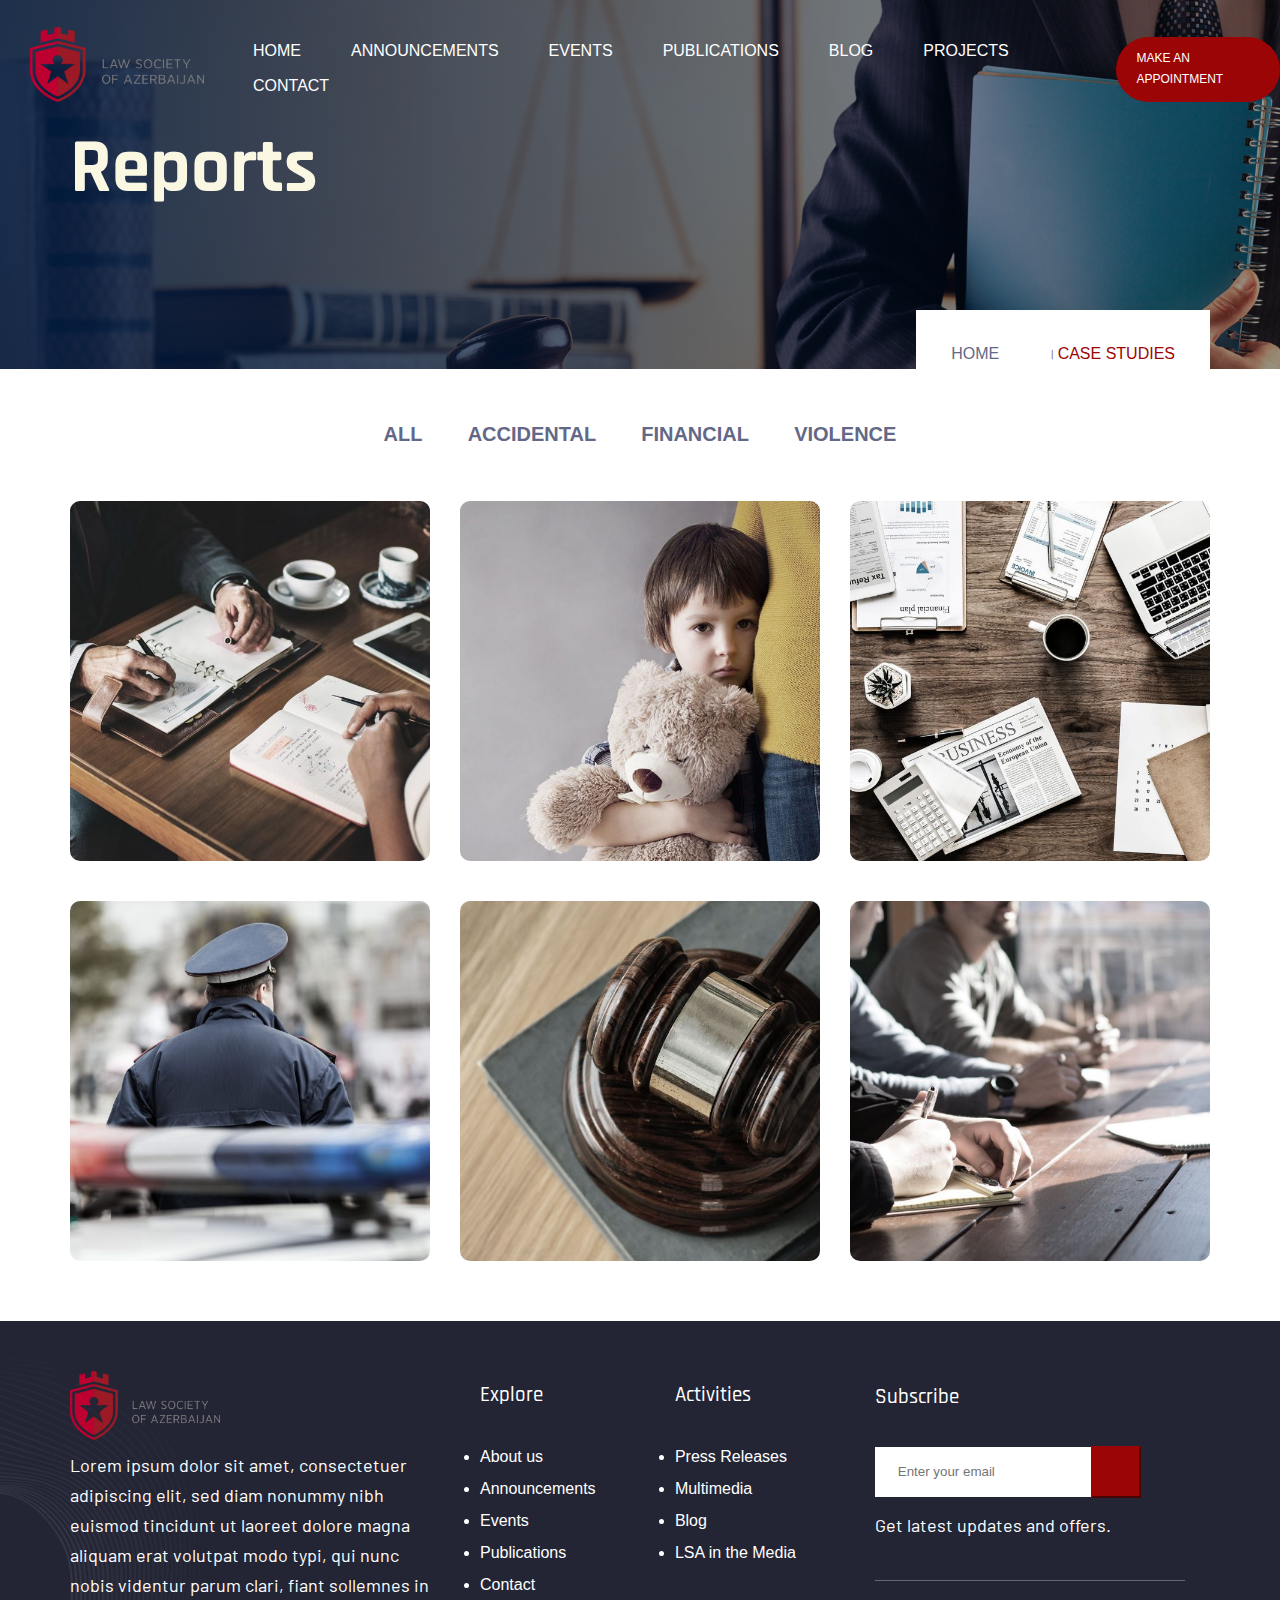
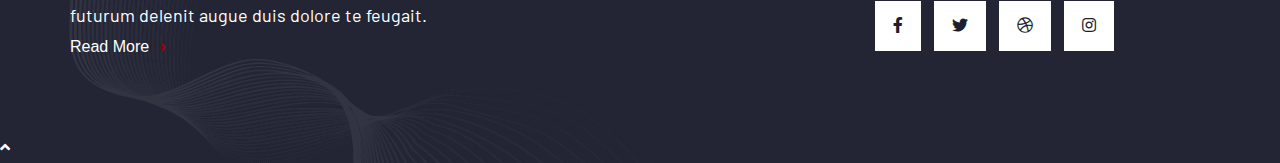
<file: publication.html>
<!DOCTYPE html>
<html lang="en">

<head>
    <meta charset="UTF-8">
    <meta http-equiv="X-UA-Compatible" content="IE=edge">
    <meta name="viewport" content="width=device-width, initial-scale=1.0">
    <link rel="stylesheet" href="css/publication.css">
    <link href="https://cdnjs.cloudflare.com/ajax/libs/font-awesome/5.15.3/css/all.min.css" rel="stylesheet">
    <link rel="preconnect" href="https://fonts.gstatic.com">
    <link href="https://fonts.googleapis.com/css2?family=Barlow&display=swap" rel="stylesheet">
    <link rel="preconnect" href="https://fonts.gstatic.com">
    <link href="https://fonts.googleapis.com/css2?family=Rajdhani:wght@400;700&display=swap" rel="stylesheet">
    <title>Law Society of Azerbaijan</title>
</head>

<body>
    <header class="header">
        <div class="container-fluid">
            <div class="row">
                <div class="col-12">
                    <div class="header__section">
                        <div class="logo">
                            <a href="index.html">
                                <img src="img/loqo.main.png" alt="logo" class="header__pic">
                            </a>
                        </div>
                        <nav class="nav">
                            <a href="index.html" class="nav__menu">HOME
                                <ul class="dropdown">
                                    <li>ABOUT US</li>
                                    <li>PARTNERS</li>
                                </ul>
                            </a>
                            <a href="anouncements.html" class="nav__menu">ANNOUNCEMENTS
                            </a>
                            <a href="event.html" class="nav__menu">EVENTS</a>
                            <a href="publication.html" class="nav__menu">PUBLICATIONS
                                <ul class="dropdown">
                                    <li>POLICY BRIEF</li>
                                    <li>REPORTS </li>
                                    <li>OPINIONS </li>
                                </ul>
                            </a>
                            <a href="blog.html" class="nav__menu">BLOG </a>
                            <a href="projects.html" class="nav__menu">PROJECTS</a>
                            <ul class="dropdown">
                                <li>Ongoing</li>
                                <li>Implemented </li>
                            </ul>
                            </a>
                            <a href="contact.html" class="nav__menu">CONTACT</a>
                        </nav>
                        <div class="header__donation">
                            <a href="contact.html" class="header__btn"> MAKE AN APPOINTMENT</a>
                        </div>
                    </div>
                </div>
            </div>
        </div>
    </header>
    <main>
        <section class="banner">
            <div class="container">
                <div class="row">
                    <div class="col-12">
                        <div class="banner__content">
                            <h1 class="banner__text">Reports</h1>
                        </div>
                        <div class="banner__section">
                            <a href="#" class="banner__list1"> HOME </a>
                            <a href="#" class="banner__list2">CASE STUDIES</a>
                        </div>
                    </div>
                </div>
            </div>
        </section>
        <section class="gallery">
            <div class="container">
                <div class="list">
                    <nav class="navlist">
                        <a href="#" class="list__menu">ALL </a>
                        <a href="#" class="list__menu">ACCIDENTAL</a>
                        <a href="#" class="list__menu">FINANCIAL </a>
                        <a href="#" class="list__menu">VIOLENCE</a>

                </div>
            </div>
            <div class="container">
                <div class="row">
                    <div class="col-4">
                        <div class="action">
                            <img src="img/Nighmare-on-Wall-Street-600x600.jpeg" alt="" class="glry__pic">
                            <div class="gllry__content">
                                <a href="#">
                                    <h5>VIOLENCE</h5>
                                    <h2 class="gllry__text">Nighmare on Wall Street</h2>
                                </a>
                            </div>
                        </div>
                    </div>
                    <div class="col-4">
                        <div class="action">
                            <img src="img/Family1-600x600.jpeg" alt="girl" class="glry__pic">
                            <div class="gllry__content">
                                <a href="#">
                                    <h5>VIOLENCE,</h5>
                                    <h2 class="gllry__text">FAMILY VIOLENCE</h2>
                                </a>
                            </div>
                        </div>
                    </div>
                    <div class="col-4">
                        <div class="action">
                            <img src="img/Privacy-Matter-600x600.jpeg" alt="family" class="glry__pic">
                            <div class="gllry__content">
                                <a href="#">
                                    <h5>FINANCIAL</h5>
                                    <h2 class="gllry__text">RPIVACY MATTER</h2>
                                </a>
                            </div>
                        </div>
                    </div>
                </div>
                <div class="row gallery__row">
                    <div class="col-4">
                        <div class="action">
                            <img src="img/Public-Company-Fraud-600x600.jpeg" alt="woman" class="glry__pic">
                            <div class="gllry__content">
                                <a href="#">
                                    <h5>FINANCIAL</h5>
                                    <h2 class="gllry__text">Public Company Fraud</h2>
                                </a>
                            </div>
                        </div>
                    </div>
                    <div class="col-4">
                        <div class="action">
                            <img src="img/Giving-Million-Air-Its-Wings-600x600.jpeg" alt="women" class="glry__pic">
                            <div class="gllry__content">
                                <a href="#">
                                    <h5>FINANCIAL</h5>
                                    <h2 class="gllry__text">Giving Million Air Its Wings</h2>
                                </a>
                            </div>
                        </div>
                    </div>
                    <div class="col-4">
                        <div class="action">
                            <img src="img/MaTix-Tax-Invation-600x600.jpeg" alt="children" class="glry__pic">
                            <div class="gllry__content">
                                <a href="#">
                                    <h5>ACCIDENTIAL</h5>
                                    <h2 class="gllry__text">MaTix Tax Invation</h2>
                                </a>
                            </div>
                        </div>
                    </div>
                </div>
            </div>
        </section>

    </main>
    <footer class="footer">
        <div class="container">
            <div class="row footer__row">
                <div class="col-4">
                    <div class="content">
                        <div class="content__logo">
                            <a href="index.html">
                                <img src="img/loqo.main.png" alt="logo" class="footer__pic">
                            </a>
                        </div>
                        <div class="footer__content">
                            <p>Lorem ipsum dolor sit amet, consectetuer adipiscing elit, sed diam nonummy nibh euismod tincidunt ut laoreet dolore magna aliquam erat volutpat modo typi, qui nunc nobis videntur parum clari, fiant sollemnes in futurum delenit
                                augue duis dolore te feugait.</p>
                            <a href="aboutus.html" class="readmore">Read More</a>
                            <i class="fas fa-angle-right"></i>
                        </div>
                    </div>
                </div>
                <div class="col-2">
                    <div class="footer__widget">
                        <h3>Explore</h3>
                        <div class="footer__list">
                            <ul>
                                <a href="aboutus.html">
                                    <li>About us</li>
                                </a>
                                <a href="anouncements.html">
                                    <li>Announcements</li>
                                </a>
                                <a href="event.html">
                                    <li>Events</li>
                                </a>
                                <a href="publication.html">
                                    <li>Publications</li>
                                </a>
                                <a href="contact.html">
                                    <li>Contact</li>
                                </a>
                            </ul>
                        </div>
                    </div>
                </div>
                <div class="col-2">
                    <div class="footer__widget">
                        <h3>Activities</h3>
                        <div class="footer__list">
                            <ul>
                                <a href="#">
                                    <li>Press Releases</li>
                                </a>
                                <a href="#">
                                    <li>Multimedia</li>
                                </a>
                                <a href="#">
                                    <li>Blog</li>
                                </a>
                                <a href="#">
                                    <li>LSA in the Media</li>
                                </a>
                            </ul>
                        </div>
                    </div>
                </div>
                <div class="col-4">
                    <div class="footer__widget1">
                        <h3>Subscribe</h3>
                        <div class="footer__form">
                            <form>
                                <input type="text" id="newsletter1" placeholder="Enter your email" />
                                <input type="submit" id="newsletter_submit" value=" " class="submt">
                                <a class="footer__form__icon">
                                    <i class="far fa-envelope"></i>
                                </a>
                            </form>
                            <p class="footer__par">Get latest updates and offers.</p>
                        </div>
                        <div class="footer__social">
                            <a href="#" class="footer__icons">
                                <i class="fab fa-facebook-f"></i>
                            </a>
                            <a href="#" class="footer__icons">
                                <i class="fab fa-twitter"></i>
                            </a>
                            <a href="#" class="footer__icons">
                                <i class="fab fa-dribbble"></i>
                            </a>
                            <a href="#" class="footer__icons">
                                <i class="fab fa-instagram"></i>
                            </a>
                        </div>
                    </div>
                </div>
            </div>
        </div>
        <a href="#" class="to-top">
            <i class="fas fa-angle-up"></i>
        </a>

        <script src="app.js"></script>
    </footer>

    <script>
        var options = {
            bottom: '32px', // default: '32px'
            right: '32px', // default: '32px'
            left: 'unset', // default: 'unset'
            time: '0.5s', // default: '0.3s'
            mixColor: '#fff', // default: '#fff'
            backgroundColor: '#fff', // default: '#fff'
            buttonColorDark: '#100f2c', // default: '#100f2c'
            buttonColorLight: '#fff', // default: '#fff'
            saveInCookies: false, // default: true,
            label: '&#x1f313;', // default: ''
            autoMatchOsTheme: true // default: true
        }

        const darkmode = new Darkmode(options);
        darkmode.showWidget();
    </script>
</body>

</html>
</file>
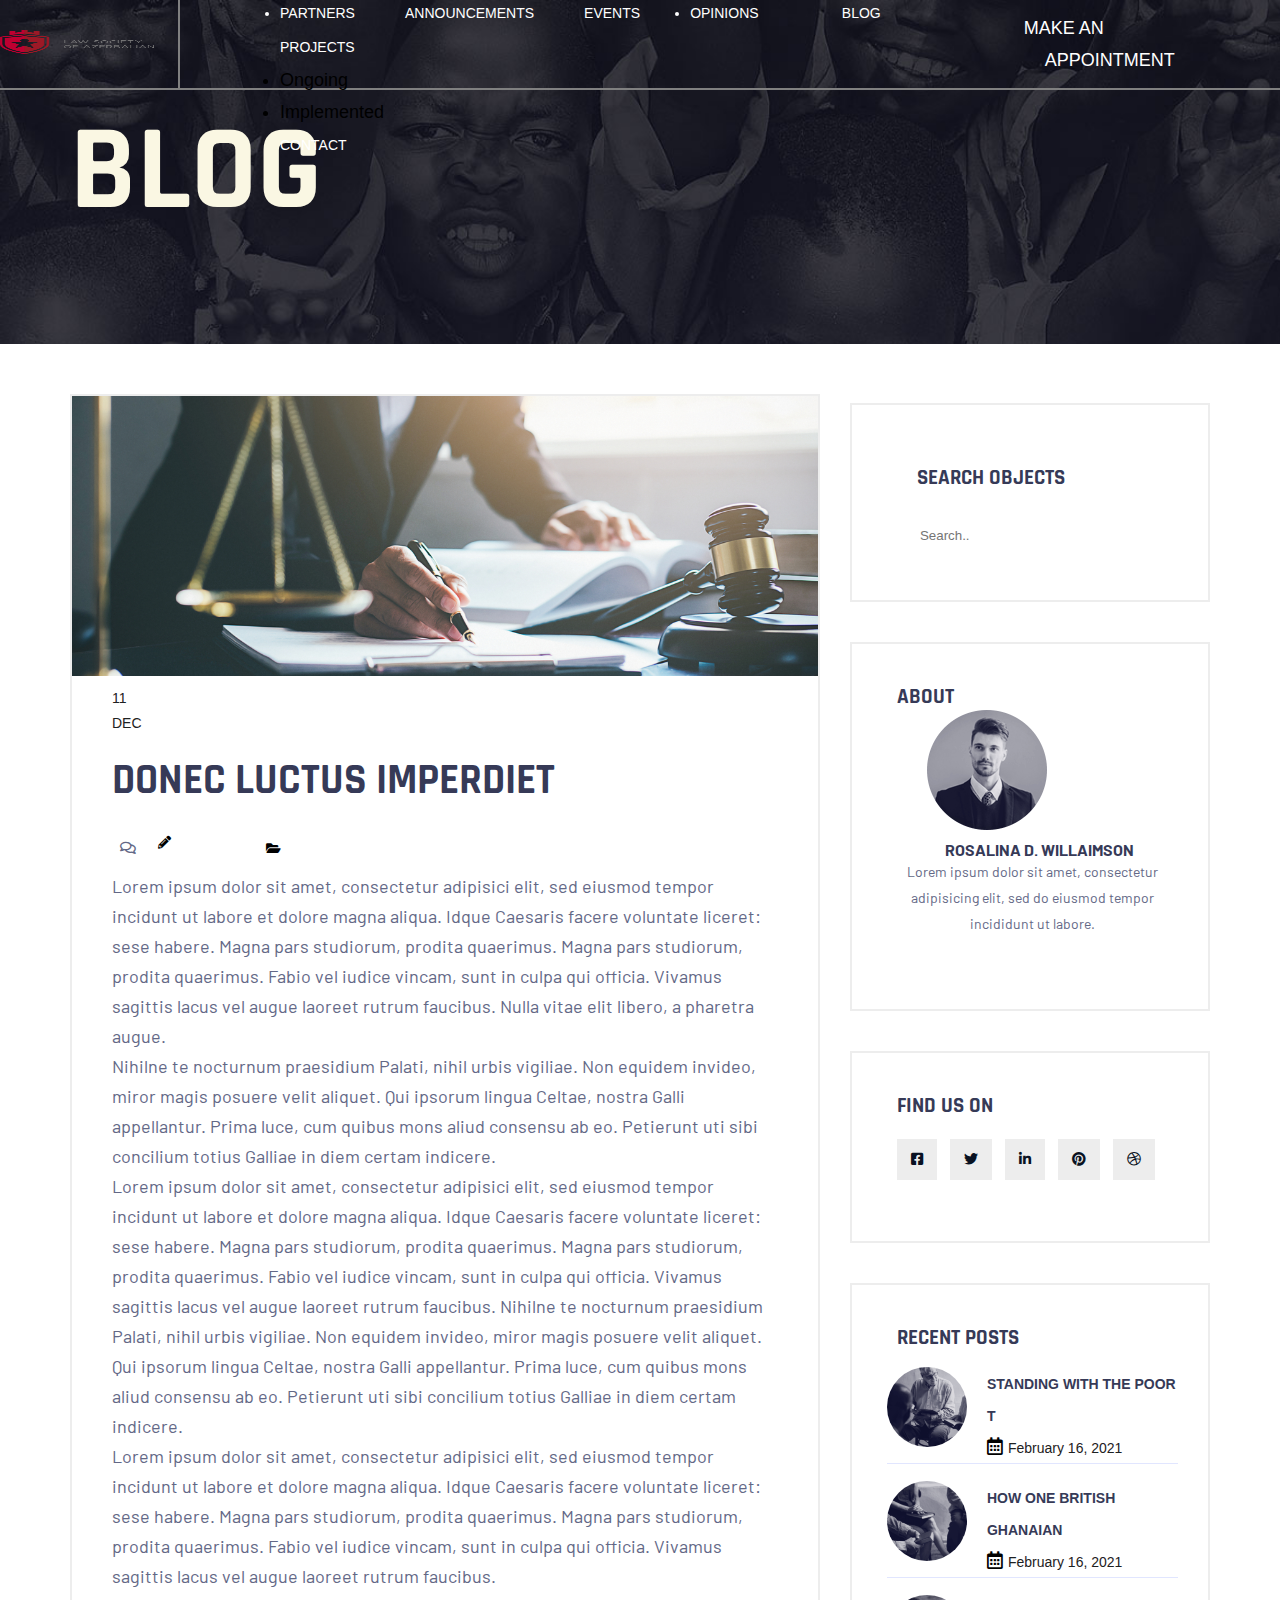
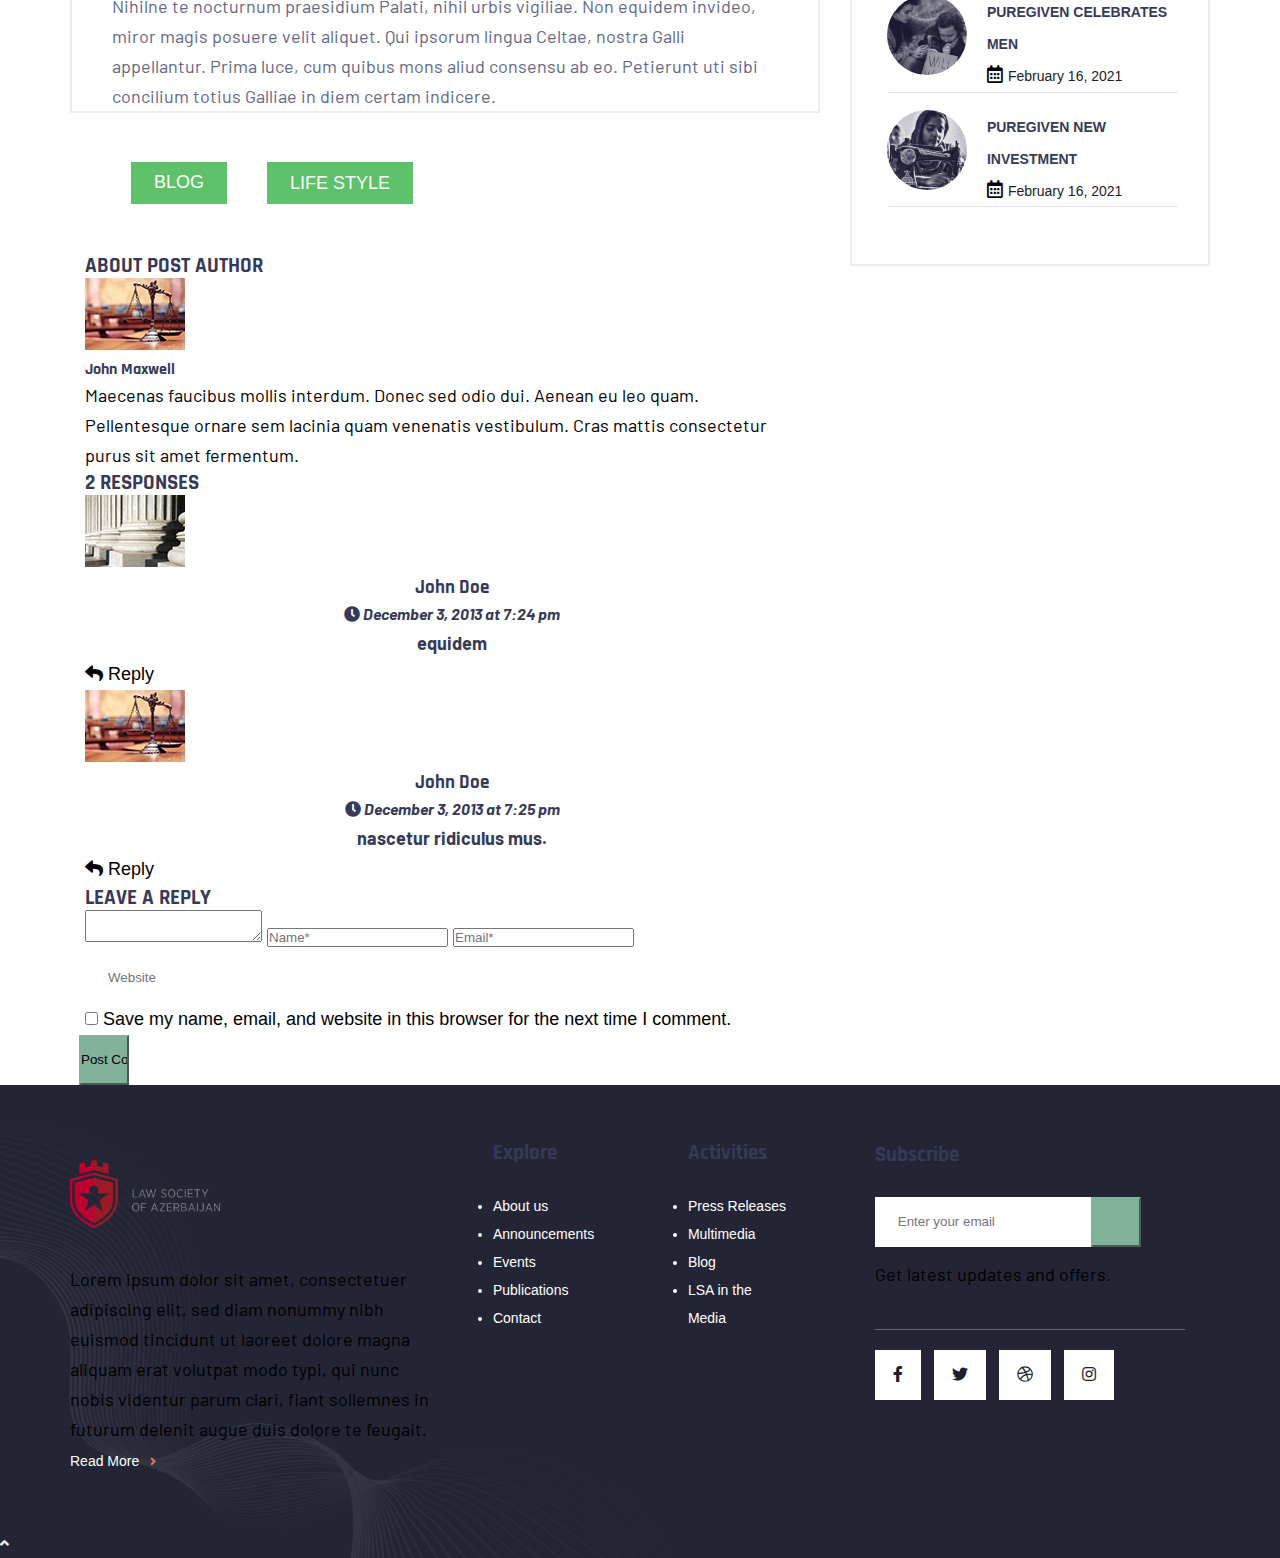
<file: readmore.html>
<!DOCTYPE html>
<html lang="en">

<head>
    <meta charset="UTF-8">
    <meta http-equiv="X-UA-Compatible" content="IE=edge">
    <meta name="viewport" content="width=device-width, initial-scale=1.0">
    <link rel="stylesheet" href="css/blog.css">
    <link href="https://cdnjs.cloudflare.com/ajax/libs/font-awesome/5.15.3/css/all.min.css" rel="stylesheet">
    <link rel="preconnect" href="https://fonts.gstatic.com">
    <link href="https://fonts.googleapis.com/css2?family=Barlow&display=swap" rel="stylesheet">
    <link rel="preconnect" href="https://fonts.gstatic.com">
    <link href="https://fonts.googleapis.com/css2?family=Rajdhani:wght@400;700&display=swap" rel="stylesheet">
    <title>Law Society of Azerbaijan</title>
</head>

<body>
    <header class="header">
        <div class="container-fluid">
            <div class="row">
                <div class="col-12">
                    <div class="header__section">
                        <div class="logo">
                            <a href="index.html">
                                <img src="img/loqo.main.png" alt="logo" class="header__pic">
                            </a>
                        </div>
                        <nav class="nav">
                            <a href="index.html" class="nav__menu">HOME
                                <ul class="dropdown">
                                    <li>ABOUT US</li>
                                    <li>PARTNERS</li>
                                </ul>
                            </a>

                            <a href="anouncements.html" class="nav__menu">ANNOUNCEMENTS
                            </a>
                            <a href="event.html" class="nav__menu">EVENTS</a>
                            <a href="publication.html" class="nav__menu">PUBLICATIONS
                                <ul class="dropdown">
                                    <li>POLICY BRIEF</li>
                                    <li>REPORTS </li>
                                    <li>OPINIONS </li>
                                </ul>
                            </a>
                            <a href="blog.html" class="nav__menu">BLOG </a>
                            <a href="projects.html" class="nav__menu">PROJECTS</a>
                            <ul class="dropdown">
                                <li>Ongoing</li>
                                <li>Implemented </li>
                            </ul>
                            </a>
                            <a href="contact.html" class="nav__menu">CONTACT</a>
                        </nav>
                        <div class="header__donation">
                            <a href="contact.html" class="header__btn"> MAKE AN APPOINTMENT</a>
                        </div>
                    </div>
                </div>
            </div>
        </div>
    </header>
    <main>
        <section class="banner">
            <div class="container">
                <div class="row">
                    <div class="col-12">
                        <div class="banner__content">
                            <h1 class="banner__text">Blog</h1>
                        </div>
                    </div>
                </div>
            </div>
        </section>
        <section>
            <div class="container">
                <div class="row">
                    <div class="col-8">
                        <div class="blog__left">
                            <div class="blog__photo">
                                <img src="img/Justice-and-Law-concept.-Legal-counsel-presents-to-the-client-a-signed-contract-with-gavel-and-legal-law-or-legal-having-team-meeting-at-law-firm-in-background.jpg" alt="hands" class="blog__pic">
                            </div>
                            <div class="blog__content__title">
                                <div class="blog__date">
                                    <div class="date">11</div>
                                    <div class="month">DEC</div>
                                </div>
                                <div class="blog__content">
                                    <div class="blog__head">
                                        <h3>Donec luctus imperdiet</h3>
                                    </div>
                                    <div class="blog__info">
                                        <div class="blog__comment">
                                            <i class="far fa-comments"></i>
                                            <a href="number">2</a>
                                        </div>
                                        <div class="blog__author">
                                            <i class="fas fa-pencil-alt"></i>
                                            <a href="author">John Maxwell</a>
                                        </div>
                                        <div class="blog__category">
                                            <i class="fas fa-folder-open"></i>
                                            <a href="author">Fit Row</a>
                                        </div>
                                    </div>
                                    <div class="blog__text">
                                        <p>Lorem ipsum dolor sit amet, consectetur adipisici elit, sed eiusmod tempor incidunt ut labore et dolore magna aliqua. Idque Caesaris facere voluntate liceret: sese habere. Magna pars studiorum, prodita quaerimus.
                                            Magna pars studiorum, prodita quaerimus. Fabio vel iudice vincam, sunt in culpa qui officia. Vivamus sagittis lacus vel augue laoreet rutrum faucibus. Nulla vitae elit libero, a pharetra augue. </p>
                                        <p> Nihilne te nocturnum praesidium Palati, nihil urbis vigiliae. Non equidem invideo, miror magis posuere velit aliquet. Qui ipsorum lingua Celtae, nostra Galli appellantur. Prima luce, cum quibus mons aliud consensu
                                            ab eo. Petierunt uti sibi concilium totius Galliae in diem certam indicere.</p>
                                        <p>Lorem ipsum dolor sit amet, consectetur adipisici elit, sed eiusmod tempor incidunt ut labore et dolore magna aliqua. Idque Caesaris facere voluntate liceret: sese habere. Magna pars studiorum, prodita quaerimus.
                                            Magna pars studiorum, prodita quaerimus. Fabio vel iudice vincam, sunt in culpa qui officia. Vivamus sagittis lacus vel augue laoreet rutrum faucibus. Nihilne te nocturnum praesidium Palati, nihil urbis vigiliae.
                                            Non equidem invideo, miror magis posuere velit aliquet. Qui ipsorum lingua Celtae, nostra Galli appellantur. Prima luce, cum quibus mons aliud consensu ab eo. Petierunt uti sibi concilium totius Galliae in diem
                                            certam indicere.
                                        </p>
                                        <p>Lorem ipsum dolor sit amet, consectetur adipisici elit, sed eiusmod tempor incidunt ut labore et dolore magna aliqua. Idque Caesaris facere voluntate liceret: sese habere. Magna pars studiorum, prodita quaerimus.
                                            Magna pars studiorum, prodita quaerimus. Fabio vel iudice vincam, sunt in culpa qui officia. Vivamus sagittis lacus vel augue laoreet rutrum faucibus.</p>
                                        <p>Nihilne te nocturnum praesidium Palati, nihil urbis vigiliae. Non equidem invideo, miror magis posuere velit aliquet. Qui ipsorum lingua Celtae, nostra Galli appellantur. Prima luce, cum quibus mons aliud consensu
                                            ab eo. Petierunt uti sibi concilium totius Galliae in diem certam indicere.</p>
                                    </div>
                                </div>
                            </div>
                        </div>
                        <div class="blog__part">
                            <div class="blog__tag1">BLOG</div>
                            <div class="blog__tag2">LIFE STYLE</div>
                        </div>
                        <div class="container">
                            <div class="author__part">
                                <h3> ABOUT POST AUTHOR</h3>
                            </div>
                            <div class="author__content">
                                <img src="img/5.jpeg" alt="avatar" class="author__pic">
                                <div class="author__text">
                                    <a href="#">
                                        <h3>John Maxwell</h3>
                                    </a>
                                    <p>Maecenas faucibus mollis interdum. Donec sed odio dui. Aenean eu leo quam. Pellentesque ornare sem lacinia quam venenatis vestibulum. Cras mattis consectetur purus sit amet fermentum.</p>
                                </div>
                            </div>
                            <div class="comment__title">
                                <h3>2 RESPONSES</h3>
                            </div>
                            <div class="comment__area">
                                <div class="comment__avatar">
                                    <img src="img/6.jpeg" alt="avatar" class="comment__pic">
                                </div>
                                <div class="comment__section">
                                    <div class="author__name">
                                        <h3>John Doe</h3>
                                        <i class="fas fa-clock"></i>
                                        <i>December 3, 2013 at 7:24 pm</i>
                                        <p class="comment__par">equidem</p>
                                    </div>
                                </div>
                                <div class="reply">
                                    <i class="fas fa-reply"></i>
                                    <span>Reply</span>
                                </div>
                            </div>
                            <div class="comment__area">
                                <div class="comment__avatar">
                                    <img src="img/5.jpeg" alt="avatar" class="comment__pic">
                                </div>
                                <div class="comment__section">
                                    <div class="author__name">
                                        <h3>John Doe</h3>
                                        <i class="fas fa-clock"></i>
                                        <i>December 3, 2013 at 7:25 pm</i>
                                        <p class="comment__par">nascetur ridiculus mus.</p>
                                    </div>
                                </div>
                                <div class="reply">
                                    <i class="fas fa-reply"></i>
                                    <span>Reply</span>
                                </div>
                            </div>
                            <div class="comment__forum">
                                <h3>LEAVE A REPLY</h3>
                                <forum>
                                    <textarea></textarea>
                                    <input type="name" name="name" placeholder="Name*">
                                    <input type="email" name="email" placeholder="Email*">
                                    <input type="text" name="website" placeholder="Website"> <br>
                                    <input type="checkbox">
                                    <label for="checkbox">Save my name, email, and website in this browser for the next time I comment.</label> <br>
                                    <input type="submit" name="submit" value="Post Comment">
                                </forum>
                            </div>
                        </div>
                    </div>
                    <div class="col-4">
                        <div class="blog__right">
                            <div class="blog__keyword">
                                <h3 class="keyword__title">SEARCH OBJECTS</h3>

                                <form>
                                    <input type="text" name="search" placeholder="Search..">
                                </form>

                            </div>
                            <div class="blog__aboutme">
                                <h3>ABOUT</h3>
                                <img src="img/heel.png" alt="men" class="aboutme__pic">
                                <h5 class="author__name">ROSALINA D. WILLAIMSON</h5>
                                <p class="aboutme__detail">Lorem ipsum dolor sit amet, consectetur adipisicing elit, sed do eiusmod tempor incididunt ut labore.</p>
                                <div class="aboutme__social__media">
                                    <a href="#" class="aboutme__icons">
                                        <i class="fab fa-facebook-f"></i>
                                    </a>
                                    <a href="#" class="aboutme__icons">
                                        <i class="fab fa-twitter"></i>
                                    </a>
                                    <a href="#" class="aboutme__icons">
                                        <i class="fab fa-linkedin-in"></i>
                                    </a>
                                    <a href="#" class="aboutme__icons">
                                        <i class="fab fa-instagram"></i>
                                    </a>
                                </div>
                            </div>
                            <div class="blog__social__media">
                                <h3>FIND US ON</h3>
                                <div class="blog__social__part">
                                    <a href="#" class="blog__icons">
                                        <i class="fab fa-facebook-square"></i>
                                    </a>
                                    <a href="#" class="blog__icons">
                                        <i class="fab fa-twitter"></i>
                                    </a>
                                    <a href="#" class="blog__icons">
                                        <i class="fab fa-linkedin-in"></i>
                                    </a>
                                    <a href="#" class="blog__icons">
                                        <i class="fab fa-pinterest"></i>
                                    </a>
                                    <a href="#" class="blog__icons">
                                        <i class="fab fa-dribbble"></i>
                                    </a>
                                </div>
                            </div>
                            <div class="blog__right__post">
                                <h3>RECENT POSTS</h3>
                                <div class="blog__post">
                                    <div class="blog__post__photo">
                                        <img src="img/blog_img_07-150x150.png" alt="field" class="blog__post__pic">
                                    </div>
                                    <div class="blog__post__content">
                                        <div class="blog__post__title">
                                            <a href="#" class="blog__post__link">STANDING WITH THE POOR T</a>
                                        </div>
                                        <div class="blog__post__date">
                                            <i class="far fa-calendar-alt"></i>
                                            <span class="blog__date" FIND US ON>February 16, 2021</span>
                                        </div>
                                    </div>
                                </div>
                                <div class="blog__post">
                                    <div class="blog__post__photo">
                                        <img src="img/blog_img_01-150x150.png" alt="elephnt" class="blog__post__pic">
                                    </div>
                                    <div class="blog__post__content">
                                        <div class="blog__post__title">
                                            <a href="#" class="blog__post__link">HOW ONE BRITISH GHANAIAN</a>
                                        </div>
                                        <div class="blog__post__date">
                                            <i class="far fa-calendar-alt"></i>
                                            <span class="blog__date">February 16, 2021</span>
                                        </div>
                                    </div>
                                </div>
                                <div class="blog__post">
                                    <div class="blog__post__photo">
                                        <img src="img/gallery_details_img_02-150x150.png" alt="volunteer" class="blog__post__pic">
                                    </div>
                                    <div class="blog__post__content">
                                        <div class="blog__post__title">
                                            <a href="#" class="blog__post__link">PUREGIVEN CELEBRATES MEN</a>
                                        </div>
                                        <div class="blog__post__date">
                                            <i class="far fa-calendar-alt"></i>
                                            <span class="blog__date">February 16, 2021</span>
                                        </div>
                                    </div>
                                </div>
                                <div class="blog__post">
                                    <div class="blog__post__photo">
                                        <img src="img/gallery_details_img_01-150x150.png" alt="volunteer" class="blog__post__pic">
                                    </div>
                                    <div class="blog__post__content">
                                        <div class="blog__post__title">
                                            <a href="#" class="blog__post__link">PUREGIVEN NEW INVESTMENT</a>
                                        </div>
                                        <div class="blog__post__date">
                                            <i class="far fa-calendar-alt"></i>
                                            <span class="blog__date">February 16, 2021</span>
                                        </div>
                                    </div>
                                </div>
                            </div>

                        </div>
                    </div>
                </div>
            </div>
        </section>
    </main>
    <footer class="footer">
        <div class="container">
            <div class="row footer__row">
                <div class="col-4">
                    <div class="content">
                        <div class="content__logo">
                            <a href="index.html">
                                <img src="img/loqo.main.png" alt="logo" class="footer__pic">
                            </a>
                        </div>
                        <div class="footer__content">
                            <p>Lorem ipsum dolor sit amet, consectetuer adipiscing elit, sed diam nonummy nibh euismod tincidunt ut laoreet dolore magna aliquam erat volutpat modo typi, qui nunc nobis videntur parum clari, fiant sollemnes in futurum delenit
                                augue duis dolore te feugait.</p>
                            <a href="aboutus.html" class="readmore">Read More</a>
                            <i class="fas fa-angle-right"></i>
                        </div>
                    </div>
                </div>
                <div class="col-2">
                    <div class="footer__widget">
                        <h3>Explore</h3>
                        <div class="footer__list">
                            <ul>
                                <a href="aboutus.html">
                                    <li>About us</li>
                                </a>
                                <a href="anouncements.html">
                                    <li>Announcements</li>
                                </a>
                                <a href="event.html">
                                    <li>Events</li>
                                </a>
                                <a href="publication.html">
                                    <li>Publications</li>
                                </a>
                                <a href="contact.html">
                                    <li>Contact</li>
                                </a>
                            </ul>
                        </div>
                    </div>
                </div>
                <div class="col-2">
                    <div class="footer__widget">
                        <h3>Activities</h3>
                        <div class="footer__list">
                            <ul>
                                <a href="#">
                                    <li>Press Releases</li>
                                </a>
                                <a href="#">
                                    <li>Multimedia</li>
                                </a>
                                <a href="#">
                                    <li>Blog</li>
                                </a>
                                <a href="#">
                                    <li>LSA in the Media</li>
                                </a>
                            </ul>
                        </div>
                    </div>
                </div>
                <div class="col-4">
                    <div class="footer__widget1">
                        <h3>Subscribe</h3>
                        <div class="footer__form">
                            <form>
                                <input type="text" id="newsletter1" placeholder="Enter your email" />
                                <input type="submit" id="newsletter_submit" value=" " class="submt">
                                <a class="footer__form__icon">
                                    <i class="far fa-envelope"></i>
                                </a>
                            </form>
                            <p class="footer__par">Get latest updates and offers.</p>
                        </div>
                        <div class="footer__social">
                            <a href="#" class="footer__icons">
                                <i class="fab fa-facebook-f"></i>
                            </a>
                            <a href="#" class="footer__icons">
                                <i class="fab fa-twitter"></i>
                            </a>
                            <a href="#" class="footer__icons">
                                <i class="fab fa-dribbble"></i>
                            </a>
                            <a href="#" class="footer__icons">
                                <i class="fab fa-instagram"></i>
                            </a>
                        </div>
                    </div>
                </div>
            </div>
        </div>
        <a href="#" class="to-top">
            <i class="fas fa-angle-up"></i>
        </a>

        <script src="app.js"></script>
    </footer>

    <script>
        var options = {
            bottom: '32px', // default: '32px'
            right: '32px', // default: '32px'
            left: 'unset', // default: 'unset'
            time: '0.5s', // default: '0.3s'
            mixColor: '#fff', // default: '#fff'
            backgroundColor: '#fff', // default: '#fff'
            buttonColorDark: '#100f2c', // default: '#100f2c'
            buttonColorLight: '#fff', // default: '#fff'
            saveInCookies: false, // default: true,
            label: '&#x1f313;', // default: ''
            autoMatchOsTheme: true // default: true
        }

        const darkmode = new Darkmode(options);
        darkmode.showWidget();
    </script>
</body>

</html>
</file>
<file: css/style.css>
@import url(grid.css);
    @import url(spacing.css);
    * {
        margin: 0;
        padding: 0;
        box-sizing: border-box;
    }
    
    body {
        font-family: "Radjnani", sans-serif;
        font-size: 18px;
        font-weight: 400;
        line-height: 1.78;
        color: white;
    }
    
    a {
        text-decoration: none;
        color: white;
        font-size: 16px;
    }
    
    h1,
    h2,
    h3,
    h4,
    h5,
    h6 {
        font-family: "Rajdhani", sans-serif;
        font-weight: 500;
    }
    
    p {
        line-height: 30px;
        font-size: 18px;
        margin-bottom: 0px;
        font-family: "Barlow", sans-serif;
    }
    /* Header styles */
    
    .header__section {
        display: flex;
        align-items: center;
        position: absolute;
    }
    
    .logo {
        padding: 15px;
    }
    
    .header__pic {
        height: 75px;
        width: 174px;
    }
    
    .header__part {
        display: flex;
        align-items: center;
    }
    
    .nav {
        padding: 34px;
    }
    
    .nav__menu {
        position: relative;
    }
    
    .dropdown {
        position: absolute;
        top: 73px;
        list-style: none;
        background-color: white;
        display: block;
        border-bottom: 4px solid #9c0505;
        opacity: 0;
        visibility: hidden;
        transition: all 0.6s ease 0s;
    }
    
    .dropdown li {
        padding: 7px 25px;
        font-size: 16px;
        color: #777;
        letter-spacing: 1;
        font-weight: 500;
        display: inline-block
    }
    
    .nav__menu:hover .dropdown {
        opacity: 1;
        visibility: visible;
    }
    
    .dropdown li:hover {
        color: #9c0505;
        transition: all 0.6s ease 0s;
    }
    
    .nav__menu {
        margin-right: 45px;
        display: inline-block;
        padding-bottom: 0.25rem;
        position: relative;
    }
    
    .nav__menu:hover {
        color: #9c0505;
    }
    
    .nav__menu::before {
        content: "";
        position: absolute;
        left: 0;
        bottom: -25px;
        width: 0;
        height: 3px;
        background-color: #9c0505;
        transition: width 0.6s ease-out;
    }
    
    .nav__menu:hover::before {
        width: 100%;
    }
    
    .header__btn {
        color: white;
        display: inline-block;
        padding: 11px 20px;
        font-size: 12px;
        border-radius: 40px;
        background: #9c0505;
        margin: 29px 15px;
    }
    /* Intro styles */
    
    .intro {
        height: 900px;
        background-image: url(../img/1.jpeg);
        background-image: linear-gradient(to right, rgba(0, 32, 76, 0.80), rgba(255, 0, 0, 0)), url(../img/1.jpeg);
        background-repeat: no-repeat;
        background-size: cover;
        background-position: center;
        display: flex;
        align-items: center;
    }
    
    .intro__content {
        border-left: 10px solid #f2cc8e;
        padding-left: 35px;
        font-family: "Rajdhani", sans-serif;
        padding: 0px 40px;
    }
    
    .intro__title {
        font-size: 40px;
        background-color: #f2cc8e;
        color: #363a57;
        margin-bottom: 20px;
    }
    
    .intro__text {
        font-size: 78px;
        color: #faf7e3;
        font-weight: bold;
        color: #faf7e3;
        text-transform: uppercase;
        line-height: 0.889;
    }
    
    .intro__button {
        padding: 41px 0px;
    }
    
    .intro__btn {
        font-weight: 500;
        padding: 17px 30px;
        background-color: #9c0505;
        border: 2px solid #9c0505;
    }
    /* About styles */
    
    .about {
        background-image: url(../img/photo-1521728935364-00584c026397.jpeg);
        background-size: cover;
    }
    
    .about__col-7 {
        padding: 10px 0px 80px;
        margin: 10px 0px 80px;
    }
    
    .about__col-5 {
        margin-top: 50px;
    }
    
    .about__content h5 {
        color: 9c0505;
    }
    
    .founder__part {
        display: flex;
        padding: 40px 0px;
    }
    
    .founder__info {
        padding: 6px 20px;
    }
    
    .founder__text,
    .founder__name {
        color: #1b1f2e;
    }
    
    .about__text {
        color: #9c0505;
    }
    
    .report {
        font-size: 24px;
        color: #636886;
        font-weight: bold;
        line-height: 1.417;
        margin-bottom: 22px;
    }
    
    .about__picture {
        position: relative;
        animation: mymove 5s infinite;
    }
    
    @keyframes mymove {
        0% {
            top: 0px;
        }
        70% {
            top: 30px
        }
    }
    
    .pic2 {
        border: 10px solid #fff;
        position: absolute;
        top: 72%;
        right: 7%;
    }
    
    .pic3 {
        position: absolute;
        top: 120%;
        right: 79%;
    }
    
    .pic4 {
        position: absolute;
        top: 19%;
        right: 14%;
        width: 99px;
        height: 96px;
    }
    /* Application style */
    
    .application__form {
        background-image: url(../img/45.jpeg);
        background-image: linear-gradient(to right, rgba(255, 0, 0, 0), rgba(255, 0, 0, 1)), url(../img/45.jpeg);
        background-repeat: no-repeat;
        background-size: cover;
        padding: 150px 0px 80px;
    }
    
    .application__content h3 {
        font-size: 42px;
        color: #faf7e3;
        margin-bottom: 21px;
    }
    
    .app__text {
        color: #faf7e3;
    }
    
    #newsletter {
        height: 50px;
        width: 47%;
        border: 1px solid #fff;
        background-color: #fff;
        padding: 8px 22px;
        margin: 20px 8px;
    }
    
    .btn1 {
        border-color: #011c45;
        background-color: #011c45;
        width: 46%;
        height: 50px;
        margin: 0px 10px;
        color: white;
        text-transform: uppercase;
    }
    /* Footer style */
    
    .footer {
        background-image: url(../img/footer_dark_bg.png);
        background-repeat: no-repeat;
        position: relative;
    }
    
    .footer__list {
        padding: 27px 0px;
        line-height: 2;
    }
    
    .footer__row {
        padding: 50px 0px;
    }
    
    .footer__pic {
        max-width: 150px;
    }
    
    .readmore {
        margin-top: 20px;
    }
    
    .footer__content i {
        color: #9c0505;
        margin-left: 6px;
        font-size: 12px;
    }
    
    .footer__widget {
        margin: 5px 20px;
    }
    
    .footer__widget1 {
        margin: 7px 25px
    }
    
    .footer__widget1 h3 {
        margin-bottom: 30px;
    }
    
    input[type=text] {
        height: 50px;
        width: 70%;
        border: 1px solid #fff;
        background-color: #fff;
        padding: 8px 22px;
    }
    
    input[type=submit] {
        border-color: #9c0505;
        background-color: #9c0505;
        width: 50px;
        margin-left: -6px;
        height: 52px;
    }
    
    .footer__par {
        padding-top: 12px;
    }
    
    .footer__social {
        margin-top: 40px;
        margin-bottom: 30px;
        padding-top: 20px;
        border-top: 1px solid rgba(255, 255, 255, 0.3);
    }
    
    .footer__icons {
        font-size: 16px;
        color: #1b1f2e;
        display: inline-block;
        margin-right: 8px;
        padding: 11px 18px;
        background-color: #fff;
    }
    
    .footer__form__icon {
        position: absolute;
        right: 235px;
        top: 134px;
    }
    
    .offer {
        background-color: grey;
    }
    
    .offer__block {
        display: flex;
        padding: 32px 0px;
    }
    
    .offer__icon {
        padding: 19px 25px;
    }
</file>
<file: css/aboutus.css>
@import url(grid.css);
@import url(spacing.css);
* {
    margin: 0;
    padding: 0;
    box-sizing: border-box;
}

body {
    font-family: "Radjnani", sans-serif;
    font-size: 18px;
    font-weight: 400;
    line-height: 1.78;
    color: white;
}

a {
    text-decoration: none;
    color: white;
    font-size: 16px;
}

h1,
h2,
h3,
h4,
h5,
h6 {
    font-family: "Rajdhani", sans-serif;
    font-weight: 500;
}

p {
    line-height: 30px;
    font-size: 18px;
    margin-bottom: 0px;
    font-family: "Barlow", sans-serif;
}


/* Header styles */

.header__section {
    display: flex;
    align-items: center;
    position: absolute;
}

.logo {
    padding: 15px;
}

.header__pic {
    height: 75px;
    width: 174px;
}

.header__part {
    display: flex;
    align-items: center;
}

.nav {
    padding: 34px;
}

.nav__menu {
    position: relative;
}

.dropdown {
    position: absolute;
    top: 73px;
    list-style: none;
    background-color: white;
    display: block;
    border-bottom: 4px solid #9c0505;
    opacity: 0;
    visibility: hidden;
    transition: all 0.6s ease 0s;
}

.dropdown li {
    padding: 7px 25px;
    font-size: 16px;
    color: #777;
    letter-spacing: 1;
    font-weight: 500;
    display: inline-block
}

.nav__menu:hover .dropdown {
    opacity: 1;
    visibility: visible;
}

.dropdown li:hover {
    color: #9c0505;
    transition: all 0.6s ease 0s;
}

.nav__menu {
    margin-right: 45px;
    display: inline-block;
    padding-bottom: 0.25rem;
    position: relative;
}

.nav__menu:hover {
    color: #9c0505;
}

.nav__menu::before {
    content: "";
    position: absolute;
    left: 0;
    bottom: -25px;
    width: 0;
    height: 3px;
    background-color: #9c0505;
    transition: width 0.6s ease-out;
}

.nav__menu:hover::before {
    width: 100%;
}

.header__btn {
    color: white;
    display: inline-block;
    padding: 11px 20px;
    font-size: 12px;
    border-radius: 40px;
    background: #9c0505;
}


/* BANNER styles */

.banner {
    background-image: url(../img/banner2.jpeg);
    background-image: linear-gradient(to right, rgba(0, 32, 76, 0.80), rgba(255, 0, 0, 0)), url(../img/banner2.jpeg);
    background-repeat: no-repeat;
    max-width: 100%;
    background-size: cover;
}

.banner__content {
    padding: 50px 0px;
    margin: 50px 0px;
}

.banner__text {
    font-size: 77px;
    color: #faf7e3;
    font-weight: bold;
}

.banner__section {
    text-align: end;
}

.banner__list1 {
    color: #636886;
    background-color: white;
    padding: 35px;
    font-size: 16px;
}

.banner__list2 {
    font-size: 16px;
    color: #9c0505;
    background-color: white;
    padding: 35px;
    padding-left: .5rem;
}

.banner__list2::before {
    color: #6c757d;
    content: "।";
}


/* Impact styles */

.impact {
    background-color: #f0eeec;
    background-image: url(../img/impact_bd.png);
    background-position: right;
    background-repeat: no-repeat;
    position: relative;
    height: 760px;
}

.impact__col-6 {
    padding: 50px 0px;
    margin: 50px 0px;
}

.impact__content {
    font-size: 30px;
    color: #9c0505;
}

.impact__text {
    font-size: 44px;
    color: #363a57;
    line-height: 1;
    padding: 20px 0px;
}

.metn {
    line-height: 30px;
    font-size: 18px;
    color: #636886;
    font-family: "Barlow", sans-serif;
    padding: 20px 0px;
}

.impact__btn {
    font-size: 13px;
    padding: 20px 25px;
    font-size: 16px;
    background-color: #9c0505;
    border: 2px solid #9c0505;
    color: #fff;
}

.impact__btn:hover {
    background-color: #011c45;
    border: 2px solid #011c45;
}

.phone {
    border-style: solid;
    border-width: 2px;
    border-color: #bebcba;
    color: #011c45;
    padding: 21px 21px;
}

.impact__btn,
.phone {
    margin-right: 10px;
}

.impact__blocks {
    padding: 58px;
    background: white;
    position: absolute;
    top: 13%;
}

.impact__sec {
    border: 1px solid #e8ebef;
    flex: 50% 0 0;
    padding: 43px 66px;
    text-align: center;
}

.impact__sec:hover {
    background-color: #e07a5e;
    color: white;
}

.impact__count {
    font-size: 36px;
    font-weight: 700;
    color: #363a57;
    margin-bottom: 12px;
    line-height: 1;
}

.impact__name {
    font-size: 12px;
    color: #4c5a74;
    font-weight: 700;
    text-transform: uppercase;
    line-height: 1;
}

.number {
    color: #011c45;
}


/* Adress style */

.adress {
    background-color: #f0eeec;
    padding: 120px 0px;
}

.adress__part p {
    font-size: 18px;
    color: #636886;
    padding: 12px 10px;
}

.adress__section {
    display: flex;
}

.adress__pic {
    padding: 20px 30px;
}

.number {
    font-size: 24px;
    font-family: "Rajdhani", sans-serif;
    color: #363a57;
    font-weight: bold;
    line-height: 1.2;
}


/* Footer style */

.footer {
    background-image: url(../img/footer_dark_bg.png);
    background-repeat: no-repeat;
    position: relative;
}

.footer__list {
    padding: 27px 0px;
    line-height: 2;
}

.footer__row {
    padding: 50px 0px;
}

.footer__pic {
    max-width: 150px;
}

.readmore {
    margin-top: 20px;
}

.footer__content i {
    color: #9c0505;
    margin-left: 6px;
    font-size: 12px;
}

.footer__widget {
    margin: 5px 20px;
}

.footer__widget1 {
    margin: 7px 25px
}

.footer__widget1 h3 {
    margin-bottom: 30px;
}

input[type=text] {
    height: 50px;
    width: 70%;
    border: 1px solid #fff;
    background-color: #fff;
    padding: 8px 22px;
}

input[type=submit] {
    border-color: #9c0505;
    background-color: #9c0505;
    width: 50px;
    margin-left: -6px;
    height: 52px;
}

.footer__par {
    padding-top: 12px;
}

.footer__social {
    margin-top: 40px;
    margin-bottom: 30px;
    padding-top: 20px;
    border-top: 1px solid rgba(255, 255, 255, 0.3);
}

.footer__icons {
    font-size: 16px;
    color: #1b1f2e;
    display: inline-block;
    margin-right: 8px;
    padding: 11px 18px;
    background-color: #fff;
}

.footer__form__icon {
    position: absolute;
    right: 235px;
    top: 134px;
}

.offer {
    background-color: grey;
}

.offer__block {
    display: flex;
    padding: 32px 0px;
}

.offer__icon {
    padding: 19px 25px;
}
</file>
<file: css/anouncements.css>
@import url(grid.css);
@import url(spacing.css);
* {
    margin: 0;
    padding: 0;
    box-sizing: border-box;
}

body {
    font-family: "Radjnani", sans-serif;
    font-size: 18px;
    font-weight: 400;
    line-height: 1.78;
    color: white;
}

a {
    text-decoration: none;
    color: white;
    font-size: 16px;
}

h1,
h2,
h3,
h4,
h5,
h6 {
    font-family: "Rajdhani", sans-serif;
    font-weight: 500;
}

p {
    line-height: 30px;
    font-size: 18px;
    margin-bottom: 0px;
    font-family: "Barlow", sans-serif;
}


/* Header styles */

.header__section {
    display: flex;
    align-items: center;
    position: absolute;
}

.logo {
    padding: 15px;
}

.header__pic {
    height: 75px;
    width: 174px;
}

.header__part {
    display: flex;
    align-items: center;
}

.nav {
    padding: 34px;
}

.nav__menu {
    position: relative;
}

.dropdown {
    position: absolute;
    top: 73px;
    list-style: none;
    background-color: white;
    display: block;
    border-bottom: 4px solid #9c0505;
    opacity: 0;
    visibility: hidden;
    transition: all 0.6s ease 0s;
}

.dropdown li {
    padding: 7px 25px;
    font-size: 16px;
    color: #777;
    letter-spacing: 1;
    font-weight: 500;
    display: inline-block
}

.nav__menu:hover .dropdown {
    opacity: 1;
    visibility: visible;
}

.dropdown li:hover {
    color: #9c0505;
    transition: all 0.6s ease 0s;
}

.nav__menu {
    margin-right: 45px;
    display: inline-block;
    padding-bottom: 0.25rem;
    position: relative;
}

.nav__menu:hover {
    color: #9c0505;
}

.nav__menu::before {
    content: "";
    position: absolute;
    left: 0;
    bottom: -25px;
    width: 0;
    height: 3px;
    background-color: #9c0505;
    transition: width 0.6s ease-out;
}

.nav__menu:hover::before {
    width: 100%;
}

.header__btn {
    color: white;
    display: inline-block;
    padding: 11px 20px;
    font-size: 12px;
    border-radius: 40px;
    background: #9c0505;
    margin: 29px 15px;
}


/* S styles */

.contact {
    background-image: url(../img/1.jpeg);
    background-image: linear-gradient(to right, rgba(0, 32, 76, 0.80), rgba(255, 0, 0, 0)), url(../img/1.jpeg);
    background-repeat: no-repeat;
    max-width: 100%;
    background-size: cover;
}

.contact__content {
    padding: 50px 0px;
    margin: 50px 0px;
}

.contact__text {
    font-size: 77px;
    color: #faf7e3;
    font-weight: bold;
}

.contact__section {
    text-align: end;
}

.home {
    color: #363a57;
    background-color: white;
    padding: 20px 13px;
    font-size: 16px;
}

.causes {
    font-size: 16px;
    color: #9c0505;
    background-color: white;
    padding: 20px 13px;
}

.causes::before {
    color: #6c757d;
    content: "।";
}


/* Cause styles */

.cause {
    background-color: white;
}

.cause__section {
    display: flex;
}

.cause__txt {
    font-size: 18px;
    color: #636886;
}

.cause__part {
    background-color: #fff;
    position: relative;
    border: 2px solid #ebedf4;
    margin: 30px 0px;
}

.cause__tags {
    display: flex;
    justify-content: space-between;
    padding: 15px;
    position: absolute;
    left: 0;
    top: 0;
    width: 100%;
}

.cause__tag {
    color: white;
    border-style: solid;
    border-width: 2px;
    padding: 5px 17px;
    font-size: 12px;
}

.cause__tag:hover {
    background-color: #9c0505;
    border-color: #9c0505;
}

.camera,
.youtube {
    background-color: rgba(0, 0, 0, 0.75);
    padding: 8px 10px;
    color: #fff;
    margin-right: 5px;
    font-size: 18px;
    font-weight: 400;
}

.explanation {
    padding: 40px 50px 0px;
}

.cause__title {
    font-size: 23px;
    font-weight: bold;
    color: #363a57;
}

.cause__photo {
    max-width: 100%;
}

.button__lists {
    display: flex;
    padding: 30px 47px;
}

.btn__share {
    padding: 11px;
    margin: 46px 20px;
    border: 2px solid #bebcba;
}

.btn__share:hover {
    border-width: 2px;
    border-color: #9c0505;
    background-color: #9c0505;
    color: white;
}

.button2 {
    padding: 20px 25px;
    font-size: 16px;
    color: #7b7f85;
    font-weight: 700;
    border: 2px solid #bebcba;
    margin: 45px 0px;
    background-color: white;
}

.button2:hover {
    border-width: 2px;
    border-color: #9c0505;
    background-color: #9c0505;
    color: white;
}

.progress__part {
    margin: 40px 45px;
    background-color: #e6e9f1;
}

.bar {
    height: 15px;
    width: 90%;
    background-image: url(../img/progress_bar_bg.png);
    background-color: #011c45;
    box-shadow: 0px 3px 15px 0px rgb(2 194 169 / 50%);
}

.bar1 {
    width: 80%;
}

.bar2 {
    width: 70%;
}

.desc {
    font-size: 12px;
    color: #7b7f85;
}

.count {
    text-align: end;
    padding-top: 15px;
}

.count,
.amount {
    font-size: 16px;
    font-weight: bold;
    color: #363a57;
    font-family: "Rajdhani", sans-serif;
}

.more {
    text-align: center;
    margin: 50px;
}

.more__text {
    color: #9c0505;
    font-size: 18px;
    border-bottom: 1px solid #9c0505;
}


/* Volunteer styles */

.volunteer {
    background-image: url(../img/inner_hero_red.jpeg);
    height: 250px;
    background-size: cover;
    background-repeat: no-repeat;
}

.volunteer__content {
    display: flex;
    justify-content: space-between;
    margin: 43px 0px;
}

.volunteer__title {
    font-size: 48px;
    font-weight: 700;
    color: white;
}

.btn {
    padding: 20px 25px;
    font-size: 13px;
    color: white;
    background-color: transparent;
    border: 2px solid white;
    margin: 45px 0px;
}

.btn:hover {
    background-color: #011c45;
    border: 2px solid #011c45;
}


/* Footer style */

.footer {
    background-image: url(../img/footer_dark_bg.png);
    background-repeat: no-repeat;
    position: relative;
}

.footer__list {
    padding: 27px 0px;
    line-height: 2;
}

.footer__row {
    padding: 50px 0px;
}

.footer__pic {
    max-width: 150px;
}

.readmore {
    margin-top: 20px;
}

.footer__content i {
    color: #9c0505;
    margin-left: 6px;
    font-size: 12px;
}

.footer__widget {
    margin: 5px 20px;
}

.footer__widget1 {
    margin: 7px 25px
}

.footer__widget1 h3 {
    margin-bottom: 30px;
}

input[type=text] {
    height: 50px;
    width: 70%;
    border: 1px solid #fff;
    background-color: #fff;
    padding: 8px 22px;
}

input[type=submit] {
    border-color: #9c0505;
    background-color: #9c0505;
    width: 50px;
    margin-left: -6px;
    height: 52px;
}

.footer__par {
    padding-top: 12px;
}

.footer__social {
    margin-top: 40px;
    margin-bottom: 30px;
    padding-top: 20px;
    border-top: 1px solid rgba(255, 255, 255, 0.3);
}

.footer__icons {
    font-size: 16px;
    color: #1b1f2e;
    display: inline-block;
    margin-right: 8px;
    padding: 11px 18px;
    background-color: #fff;
}

.footer__form__icon {
    position: absolute;
    right: 235px;
    top: 134px;
}

.offer {
    background-color: grey;
}

.offer__block {
    display: flex;
    padding: 32px 0px;
}

.offer__icon {
    padding: 19px 25px;
}
</file>
<file: css/causes.css>
@import url(grid.css);
@import url(spacing.css);
* {
    margin: 0;
    padding: 0;
    box-sizing: border-box;
}

body {
    font-family: "Radjnani", sans-serif;
    font-size: 18px;
    font-weight: 400;
    line-height: 1.78;
    color: white;
}

a {
    text-decoration: none;
    color: white;
    font-size: 16px;
}

h1,
h2,
h3,
h4,
h5,
h6 {
    font-family: "Rajdhani", sans-serif;
    font-weight: 500;
}

p {
    line-height: 30px;
    font-size: 18px;
    margin-bottom: 0px;
    font-family: "Barlow", sans-serif;
}


/*
h3 {
    font-size: 32px;
}

ul li {
    list-style-type: none;
}


/* Header styles */

.header__section {
    justify-content: space-around;
    width: 100%;
    height: 90px;
    display: flex;
    align-items: center;
    z-index: 100;
    border-bottom: 2px solid grey;
    position: absolute;
    left: 0;
    top: 0;
    width: 100%;
    z-index: 9;
}

.logo {
    border-right: 2px solid grey;
    padding: 32px 24px 25px 0px;
}

.header__pic {
    width: 154px;
    height: 24px;
}

.header__part {
    display: flex;
    align-items: center;
}

.header__cart {
    padding: 0px 20px;
    position: relative;
}

.cart__number {
    background-color: #cd744e;
    color: #fff;
    border-radius: 50%;
    font-size: 10px;
    text-align: center;
    position: absolute;
    top: -5%;
    right: 23%;
    height: 15px;
    width: 15px;
}

.search__icon {
    border-right: 2px solid grey;
    padding: 30px 32px 30px 8px;
    color: #fff;
    font-size: 18px;
    cursor: pointer;
}

.nav {
    padding: 0px 0px 0px 50px;
    margin-left: 50px;
}

.nav__menu {
    margin-right: 45px;
    display: inline-block;
    padding-bottom: 0.25rem;
    position: relative;
}

.nav__menu:hover {
    color: #f2cc8e;
}

.nav__menu::before {
    content: "";
    position: absolute;
    left: 0;
    bottom: -25px;
    width: 0;
    height: 3px;
    background-color: #f2cc8e;
    transition: width 0.6s ease-out;
}

.nav__menu:hover::before {
    width: 100%;
}

.header__btn {
    font-size: 18px;
    margin: 0px 44px 0px -21px;
}


/* Contact styles */

.contact {
    background-image: url(../img/breadcrumb_img.jpeg);
    background-repeat: no-repeat;
    max-width: 100%;
    background-size: cover;
}

.contact__content {
    padding: 50px 0px;
    margin: 50px 0px;
}

.contact__title {
    font-size: 18px;
    color: #f2cc8e;
    font-weight: bold;
    text-transform: uppercase;
    padding: 50px 0px 0px;
    margin: 50px 0px 0px;
}

.contact__text {
    font-size: 120px;
    color: #faf7e3;
    font-weight: bold;
    text-transform: uppercase;
}

.contact__section {
    text-align: end;
}

.home {
    color: #363a57;
    background-color: white;
    padding: 20px 13px;
    font-size: 16px;
}

.causes {
    font-size: 16px;
    color: #d14f42;
    background-color: white;
    padding: 20px 13px;
}

.causes::before {
    color: #6c757d;
    content: "।";
}


/* Cause styles */

.cause {
    background-color: white;
}

.cause__section {
    display: flex;
}

.cause__txt {
    font-size: 18px;
    color: #636886;
}

.cause__part {
    background-color: #fff;
    position: relative;
    border: 2px solid #ebedf4;
    margin: 30px 0px;
}

.cause__tags {
    display: flex;
    justify-content: space-between;
    padding: 15px;
    position: absolute;
    left: 0;
    top: 0;
    width: 100%;
}

.cause__tag {
    color: white;
    border-style: solid;
    border-width: 2px;
    padding: 5px 17px;
    font-size: 12px;
}

.cause__tag:hover {
    background-color: #e07a5e;
    border-color: #e07a5e;
}

.camera,
.youtube {
    background-color: rgba(0, 0, 0, 0.75);
    padding: 8px 10px;
    color: #fff;
    margin-right: 5px;
    font-size: 18px;
    font-weight: 400;
}

.explanation {
    padding: 40px 50px 0px;
}

.cause__title {
    font-size: 23px;
    font-weight: bold;
    color: #363a57;
}

.cause__photo {
    max-width: 100%;
}

.button__lists {
    display: flex;
    padding: 30px 47px;
}

.btn__share {
    padding: 11px;
    margin: 46px 20px;
    border: 2px solid #bebcba;
}

.btn__share:hover {
    border-width: 2px;
    border-color: #e07a5e;
    background-color: #e07a5e;
    color: white;
}

.button2 {
    padding: 20px 25px;
    font-size: 16px;
    color: #7b7f85;
    font-weight: 700;
    border: 2px solid #bebcba;
    margin: 45px 0px;
    background-color: white;
}

.button2:hover {
    border-width: 2px;
    border-color: #e07a5e;
    background-color: #e07a5e;
    color: white;
}

.progress__part {
    margin: 40px 45px;
    background-color: #e6e9f1;
}

.bar {
    height: 15px;
    width: 90%;
    background-image: url(../img/progress_bar_bg.png);
    background-color: #02c2a9;
    box-shadow: 0px 3px 15px 0px rgb(2 194 169 / 50%);
}

.bar1 {
    width: 80%;
}

.bar2 {
    width: 70%;
}

.desc {
    font-size: 12px;
    color: #7b7f85;
}

.count {
    text-align: end;
    padding-top: 15px;
}

.count,
.amount {
    font-size: 16px;
    font-weight: bold;
    color: #363a57;
    font-family: "Rajdhani", sans-serif;
}

.more {
    text-align: center;
    margin: 50px;
}

.more__text {
    color: #d14f42;
    font-size: 18px;
    border-bottom: 1px solid #d14f42;
}


/* Volunteer styles */

.volunteer {
    background-image: url(../img/breadcrumb_bg.png);
}

.volunteer__content {
    display: flex;
    justify-content: space-between;
    margin: 43px 0px;
}

.volunteer__title {
    font-size: 48px;
    font-weight: 700;
    color: white;
}

.btn {
    padding: 20px 25px;
    font-size: 13px;
    color: white;
    background-color: transparent;
    border: 2px solid white;
    margin: 45px 0px;
}

.btn:hover {
    background-color: #82b29a;
    border: 2px solid #82b29a;
}


/* Footer style */

.footer {
    background-image: url(../img/footer_dark_bg.png);
    background-repeat: no-repeat;
    position: relative;
}

.footer__list {
    padding: 27px 0px;
    line-height: 2;
}

.footer__row {
    padding: 50px 0px;
}

.footer__pic {
    max-width: 150px;
    margin: 25px 0px;
}

.readmore {
    margin-top: 20px;
}

.footer__content i {
    color: #e07a5e;
    margin-left: 6px;
    font-size: 12px;
}

.footer__widget {
    margin: 5px 33px;
}

.footer__widget1 {
    margin: 7px 25px
}

.footer__widget1 h3 {
    margin-bottom: 30px;
}

input[type=text] {
    height: 50px;
    width: 70%;
    border: 1px solid #fff;
    background-color: #fff;
    padding: 8px 22px;
}

input[type=submit] {
    border-color: #82b29a;
    background-color: #82b29a;
    width: 50px;
    margin-left: -6px;
    height: 50px;
}

.footer__par {
    padding-top: 12px;
}

.footer__social {
    margin-top: 40px;
    margin-bottom: 30px;
    padding-top: 20px;
    border-top: 1px solid rgba(255, 255, 255, 0.3);
}

.footer__icons {
    font-size: 16px;
    color: #1b1f2e;
    display: inline-block;
    margin-right: 8px;
    padding: 11px 18px;
    background-color: #fff;
}

.footer__form__icon {
    position: absolute;
    right: 235px;
    top: 134px;
}

.offer {
    background-color: grey;
}

.offer__block {
    display: flex;
    padding: 32px 0px;
}

.offer__icon {
    padding: 19px 25px;
}
</file>
<file: css/contact.css>
@import url(grid.css);
@import url(spacing.css);
* {
    margin: 0;
    padding: 0;
    box-sizing: border-box;
}

body {
    font-family: "Radjnani", sans-serif;
    font-size: 18px;
    font-weight: 400;
    line-height: 1.78;
    color: white;
}

a {
    text-decoration: none;
    color: white;
    font-size: 16px;
}

h1,
h2,
h3,
h4,
h5,
h6 {
    font-family: "Rajdhani", sans-serif;
    font-weight: 500;
}

p {
    line-height: 30px;
    font-size: 18px;
    margin-bottom: 0px;
    font-family: "Barlow", sans-serif;
}


/* Header styles */

.header__section {
    display: flex;
    align-items: center;
    position: absolute;
}

.logo {
    padding: 15px;
}

.header__pic {
    height: 75px;
    width: 174px;
}

.header__part {
    display: flex;
    align-items: center;
}

.nav {
    padding: 37px;
}

.nav__menu {
    position: relative;
}

.dropdown {
    position: absolute;
    top: 73px;
    list-style: none;
    background-color: white;
    display: block;
    border-bottom: 4px solid #9c0505;
    opacity: 0;
    visibility: hidden;
    transition: all 0.6s ease 0s;
}

.dropdown li {
    padding: 7px 25px;
    font-size: 16px;
    color: #777;
    letter-spacing: 1;
    font-weight: 500;
    display: inline-block
}

.nav__menu:hover .dropdown {
    opacity: 1;
    visibility: visible;
}

.dropdown li:hover {
    color: #9c0505;
    transition: all 0.6s ease 0s;
}

.nav__menu {
    margin-right: 45px;
    display: inline-block;
    padding-bottom: 0.25rem;
    position: relative;
}

.nav__menu:hover {
    color: #9c0505;
}

.nav__menu::before {
    content: "";
    position: absolute;
    left: 0;
    bottom: -25px;
    width: 0;
    height: 3px;
    background-color: #9c0505;
    transition: width 0.6s ease-out;
}

.nav__menu:hover::before {
    width: 100%;
}

.header__btn {
    color: white;
    display: inline-block;
    padding: 11px 20px;
    font-size: 12px;
    border-radius: 40px;
    background: #9c0505;
    margin: 29px 15px;
}


/* Contact styles */

.contact {
    background-image: url(../img/sing.jpeg);
    background-image: linear-gradient(to right, rgba(0, 32, 76, 0.80), rgba(255, 0, 0, 0)), url(../img/sing.jpeg);
    background-repeat: no-repeat;
    max-width: 100%;
    background-size: cover;
}

.contact__content {
    padding: 50px 0px;
    margin: 50px 0px;
}

.contact__title {
    font-size: 18px;
    color: #9c0505;
    font-weight: bold;
    text-transform: uppercase;
    padding: 50px 0px 0px;
    margin: 50px 0px 0px;
}

.contact__text {
    font-size: 77px;
    color: #faf7e3;
    font-weight: bold;
}

.contact__section {
    text-align: end;
}

.contact__list1 {
    color: #363a57;
    background-color: white;
    padding: 35px;
    font-size: 16px;
}

.contact__list2 {
    font-size: 16px;
    color: #9c0505;
    background-color: white;
    padding: 35px;
    padding-left: .5rem;
}

.contact__list2::before {
    color: #6c757d;
    content: "।";
}


/*MAP styles*/

.google__map {
    padding: 50px;
    margin: 50px;
}


/*FORUM styles*/

.forum__col-8,
.forum__col-4 {
    padding: 0;
    margin: 0;
    margin-bottom: 50px;
}

.forum__left,
.forum__right {
    padding: 50px;
    border: 2px solid #ebedf4
}

.forum__col-8 {
    background-color: #f0eeec;
}

.frm__txt {
    font-size: 20px;
    color: #9c0505;
    font-weight: 700;
    text-transform: uppercase;
    line-height: 1;
    margin-bottom: 0;
}

.title__text {
    font-size: 60px;
    font-weight: 700;
    text-transform: uppercase;
    color: #363a57;
    margin-bottom: 30px;
}

textarea {
    width: 100%;
    height: 180px;
    border: 0px;
    background-color: #f5f5f5;
    font-size: 16px;
    color: #757575;
    padding: 21px 46px;
}

#name,
#email {
    width: 100%;
    margin: 2px 0px 30px;
    border: 0px;
    background-color: #f5f5f5;
    padding: 21px 46px;
}

#sbmit {
    background-color: #9c0505;
    border: 2px solid #9c0505;
    color: #fff;
    padding: 20px;
    width: 100%;
    border: none;
    border-radius: 2px;
    margin-bottom: 50px;
    margin-top: 40px;
}

.forum__section {
    margin-bottom: 40px;
}

.forum__right__title {
    letter-spacing: 1px;
    color: #3f3f3f;
    text-align: center;
}

.forum__right__part {
    text-align: center;
}

.forum__right__part h5 {
    font-size: 18px;
    font-weight: bold;
    text-transform: uppercase;
    color: #363a57;
    margin-bottom: 20px;
}

.forum__right__part p {
    line-height: 30px;
    font-size: 18px;
    margin-bottom: 0px;
    color: #636886;
}

.forum__icons i {
    color: #1b1f2e;
    display: inline-block;
    margin-right: 8px;
    padding: 11px 18px;
    background-color: #f0eeec;
    transition: 0.3s;
}

.forum__icons i:hover {
    background-color: #9c0505;
    color: #fff;
}


/* Footer style */

.footer {
    background-image: url(../img/footer_dark_bg.png);
    background-repeat: no-repeat;
    position: relative;
}

.footer__list {
    padding: 27px 0px;
    line-height: 2;
}

.footer__row {
    padding: 50px 0px;
}

.footer__pic {
    max-width: 150px;
}

.readmore {
    margin-top: 20px;
}

.footer__content i {
    color: #9c0505;
    margin-left: 6px;
    font-size: 12px;
}

.footer__widget {
    margin: 5px 20px;
}

.footer__widget1 {
    margin: 7px 25px
}

.footer__widget1 h3 {
    margin-bottom: 30px;
}

input[type=text] {
    height: 50px;
    width: 70%;
    border: 1px solid #fff;
    background-color: #fff;
    padding: 8px 22px;
}

input[type=submit] {
    border-color: #9c0505;
    background-color: #9c0505;
    width: 50px;
    margin-left: -6px;
    height: 52px;
}

.footer__par {
    padding-top: 12px;
}

.footer__social {
    margin-top: 40px;
    margin-bottom: 30px;
    padding-top: 20px;
    border-top: 1px solid rgba(255, 255, 255, 0.3);
}

.footer__icons {
    font-size: 16px;
    color: #1b1f2e;
    display: inline-block;
    margin-right: 8px;
    padding: 11px 18px;
    background-color: #fff;
}

.footer__form__icon {
    position: absolute;
    right: 235px;
    top: 134px;
}

.offer {
    background-color: grey;
}

.offer__block {
    display: flex;
    padding: 32px 0px;
}

.offer__icon {
    padding: 19px 25px;
}
</file>
<file: css/event.css>
@import url(grid.css);
@import url(spacing.css);
* {
    margin: 0;
    padding: 0;
    box-sizing: border-box;
}

body {
    font-family: "Radjnani", sans-serif;
    font-size: 18px;
    font-weight: 400;
    line-height: 1.78;
    color: white;
}

a {
    text-decoration: none;
    color: white;
    font-size: 16px;
}

h1,
h2,
h3,
h4,
h5,
h6 {
    font-family: "Rajdhani", sans-serif;
    font-weight: 500;
}

p {
    line-height: 30px;
    font-size: 18px;
    margin-bottom: 0px;
    font-family: "Barlow", sans-serif;
}


/*
h3 {
    font-size: 32px;
}

ul li {
    list-style-type: none;
}


/* Header styles */

.header__section {
    justify-content: space-around;
    width: 100%;
    height: 90px;
    display: flex;
    align-items: center;
    z-index: 100;
    border-bottom: 2px solid grey;
    position: absolute;
    left: 0;
    top: 0;
    width: 100%;
    z-index: 9;
}

.logo {
    border-right: 2px solid grey;
    padding: 32px 24px 25px 0px;
}

.header__pic {
    width: 154px;
    height: 24px;
}

.header__part {
    display: flex;
    align-items: center;
}

.header__cart {
    padding: 0px 20px;
    position: relative;
}

.cart__number {
    background-color: #cd744e;
    color: #fff;
    border-radius: 50%;
    font-size: 10px;
    text-align: center;
    position: absolute;
    top: -5%;
    right: 23%;
    height: 15px;
    width: 15px;
}

.search__icon {
    border-right: 2px solid grey;
    padding: 30px 32px 30px 8px;
    color: #fff;
    font-size: 18px;
    cursor: pointer;
}

.nav {
    padding: 0px 0px 0px 50px;
    margin-left: 50px;
}

.nav__menu {
    margin-right: 45px;
    display: inline-block;
    padding-bottom: 0.25rem;
    position: relative;
}

.nav__menu:hover {
    color: #f2cc8e;
}

.nav__menu::before {
    content: "";
    position: absolute;
    left: 0;
    bottom: -25px;
    width: 0;
    height: 3px;
    background-color: #f2cc8e;
    transition: width 0.6s ease-out;
}

.nav__menu:hover::before {
    width: 100%;
}

.header__btn {
    font-size: 18px;
    margin: 0px 44px 0px -21px;
}


/* BANNER styles */

.banner {
    background-image: url(../img/vcx.jpeg);
    background-repeat: no-repeat;
    max-width: 100%;
    background-size: cover;
}

.banner__content {
    padding: 50px 0px;
    margin: 50px 0px;
}

.banner__text {
    font-size: 120px;
    color: #faf7e3;
    font-weight: bold;
    text-transform: uppercase;
}

.banner__section {
    text-align: end;
}

.banner__list1 {
    color: #363a57;
    background-color: white;
    padding: 35px;
    font-size: 16px;
}

.banner__list2 {
    font-size: 16px;
    color: #d14f42;
    background-color: white;
    padding: 35px;
    padding-left: .5rem;
}

.banner__list2::before {
    color: #6c757d;
    content: "।";
}


/* Event styles */

.event__row {
    margin-top: 40px;
    margin-bottom: 50px;
}

.event__part {
    background-color: #F8F8F8;
}

.description {
    padding: 40px 50px 0px;
}

.day {
    font-size: 14px;
    color: #363a57;
    background-color: #f0eeec;
    padding: 4px 10px;
    font-weight: 600;
    line-height: 22px;
    display: inline-block;
    margin-bottom: 23px;
}

.event__title {
    font-size: 23px;
    font-weight: bold;
    color: #363a57;
}

.event__photo {
    max-width: 100%;
}

.organizator__text {
    font-size: 10px;
    color: #7c7a71;
    font-weight: 600;
    line-height: 1;
    text-transform: uppercase;
    display: block;
    margin: 0px 50px;
}

.author__info {
    margin: 0px 50px
}

.author__name {
    font-size: 14px;
    color: #363a57;
    font-weight: 700;
    display: block;
    margin: 0px 50px;
}

.author__img {
    margin: -40px 0px;
}

.btn__lists {
    display: flex;
    padding: 0px 47px;
}

.share {
    padding: 11px;
    margin: 46px 20px;
    border: 2px solid #bebcba;
}

.btn2 {
    padding: 19px 7px;
    font-size: 16px;
    color: #7b7f85;
    font-weight: 700;
    border: 2px solid #bebcba;
    margin: 45px 0px;
    background-color: white;
}

.btn2:hover {
    background-color: #e07a5e;
    border: 2px solid #e07a5e;
}


/* Volunteer styles */

.volunteer {
    background-image: url(../img/breadcrumb_bg.png);
    height: 250px;
}

.volunteer__content {
    display: flex;
    justify-content: space-between;
    margin: 43px 0px;
}

.volunteer__title {
    font-size: 48px;
    font-weight: 700;
    color: white;
}

.btn {
    padding: 20px 25px;
    font-size: 13px;
    color: white;
    background-color: transparent;
    border: 2px solid white;
    margin: 45px 0px;
}

.btn:hover {
    background-color: #82b29a;
    border: 2px solid #82b29a;
}


/* Footer style */

.footer {
    background-image: url(../img/footer_dark_bg.png);
    background-repeat: no-repeat;
    position: relative;
}

.footer__list {
    padding: 27px 0px;
    line-height: 2;
}

.footer__row {
    padding: 50px 0px;
}

.footer__pic {
    max-width: 150px;
    margin: 25px 0px;
}

.readmore {
    margin-top: 20px;
}

.footer__content i {
    color: #e07a5e;
    margin-left: 6px;
    font-size: 12px;
}

.footer__widget {
    margin: 5px 33px;
}

.footer__widget1 {
    margin: 7px 25px
}

.footer__widget1 h3 {
    margin-bottom: 30px;
}

input[type=text] {
    height: 50px;
    width: 70%;
    border: 1px solid #fff;
    background-color: #fff;
    padding: 8px 22px;
}

input[type=submit] {
    border-color: #82b29a;
    background-color: #82b29a;
    width: 50px;
    margin-left: -6px;
    height: 50px;
}

.footer__par {
    padding-top: 12px;
}

.footer__social {
    margin-top: 40px;
    margin-bottom: 30px;
    padding-top: 20px;
    border-top: 1px solid rgba(255, 255, 255, 0.3);
}

.footer__icons {
    font-size: 16px;
    color: #1b1f2e;
    display: inline-block;
    margin-right: 8px;
    padding: 11px 18px;
    background-color: #fff;
}

.footer__form__icon {
    position: absolute;
    right: 235px;
    top: 134px;
}

.offer {
    background-color: grey;
}

.offer__block {
    display: flex;
    padding: 32px 0px;
}

.offer__icon {
    padding: 19px 25px;
}
</file>
<file: css/opinions.css>
@import url(grid.css);
@import url(spacing.css);
* {
    margin: 0;
    padding: 0;
    box-sizing: border-box;
}

body {
    font-family: "Radjnani", sans-serif;
    font-size: 18px;
    font-weight: 400;
    line-height: 1.78;
    color: white;
}

a {
    text-decoration: none;
    color: white;
    font-size: 16px;
}

h1,
h2,
h3,
h4,
h5,
h6 {
    font-family: "Rajdhani", sans-serif;
    font-weight: 500;
}

p {
    line-height: 30px;
    font-size: 18px;
    margin-bottom: 0px;
    font-family: "Barlow", sans-serif;
}


/* Header styles */

.header__section {
    display: flex;
    align-items: center;
    position: absolute;
}

.logo {
    padding: 15px;
}

.header__pic {
    height: 75px;
    width: 174px;
}

.header__part {
    display: flex;
    align-items: center;
}

.nav {
    padding: 37px;
}

.nav__menu {
    position: relative;
}

.dropdown {
    position: absolute;
    top: 73px;
    list-style: none;
    background-color: white;
    display: block;
    border-bottom: 4px solid #9c0505;
    opacity: 0;
    visibility: hidden;
    transition: all 0.6s ease 0s;
}

.dropdown li {
    padding: 7px 25px;
    font-size: 16px;
    color: #777;
    letter-spacing: 1;
    font-weight: 500;
    display: inline-block
}

.nav__menu:hover .dropdown {
    opacity: 1;
    visibility: visible;
}

.dropdown li:hover {
    color: #9c0505;
    transition: all 0.6s ease 0s;
}

.nav__menu {
    margin-right: 45px;
    display: inline-block;
    padding-bottom: 0.25rem;
    position: relative;
}

.nav__menu:hover {
    color: #9c0505;
}

.nav__menu::before {
    content: "";
    position: absolute;
    left: 0;
    bottom: -25px;
    width: 0;
    height: 3px;
    background-color: #9c0505;
    transition: width 0.6s ease-out;
}

.nav__menu:hover::before {
    width: 100%;
}

.header__btn {
    color: white;
    display: inline-block;
    padding: 11px 20px;
    font-size: 12px;
    border-radius: 40px;
    background: #9c0505;
    margin: 29px 15px;
}


/* BANNER styles */

.banner {
    background-image: url(../img/law-colleges-banner.jpeg);
    background-image: linear-gradient(to right, rgba(0, 32, 76, 0.80), rgba(255, 0, 0, 0)), url(../img/law-colleges-banner.jpeg);
    background-repeat: no-repeat;
    max-width: 100%;
    background-size: cover;
}

.banner__content {
    padding: 50px 0px;
    margin: 50px 0px;
}

.banner__text {
    font-size: 77px;
    color: #faf7e3;
    font-weight: bold;
}

.banner__section {
    text-align: end;
}

.banner__list1 {
    color: #363a57;
    background-color: white;
    padding: 35px;
    font-size: 16px;
}

.banner__list2 {
    font-size: 16px;
    color: #9c0505;
    background-color: white;
    padding: 35px;
    padding-left: .5rem;
}

.banner__list2::before {
    color: #6c757d;
    content: "।";
}


/* Footer style */

.footer {
    background-image: url(../img/footer_dark_bg.png);
    background-repeat: no-repeat;
    position: relative;
}

.footer__list {
    padding: 27px 0px;
    line-height: 2;
}

.footer__row {
    padding: 50px 0px;
}

.footer__pic {
    max-width: 150px;
}

.readmore {
    margin-top: 20px;
}

.footer__content i {
    color: #9c0505;
    margin-left: 6px;
    font-size: 12px;
}

.footer__widget {
    margin: 5px 20px;
}

.footer__widget1 {
    margin: 7px 25px
}

.footer__widget1 h3 {
    margin-bottom: 30px;
}

input[type=text] {
    height: 50px;
    width: 70%;
    border: 1px solid #fff;
    background-color: #fff;
    padding: 8px 22px;
}

input[type=submit] {
    border-color: #9c0505;
    background-color: #9c0505;
    width: 50px;
    margin-left: -6px;
    height: 52px;
}

.footer__par {
    padding-top: 12px;
}

.footer__social {
    margin-top: 40px;
    margin-bottom: 30px;
    padding-top: 20px;
    border-top: 1px solid rgba(255, 255, 255, 0.3);
}

.footer__icons {
    font-size: 16px;
    color: #1b1f2e;
    display: inline-block;
    margin-right: 8px;
    padding: 11px 18px;
    background-color: #fff;
}

.footer__form__icon {
    position: absolute;
    right: 235px;
    top: 134px;
}

.offer {
    background-color: grey;
}

.offer__block {
    display: flex;
    padding: 32px 0px;
}

.offer__icon {
    padding: 19px 25px;
}
</file>
<file: css/pages.css>
@import url(grid.css);
    @import url(spacing.css);
    * {
        margin: 0;
        padding: 0;
        box-sizing: border-box;
    }
    
    body {
        font-family: "Radjnani", sans-serif;
        font-size: 18px;
        font-weight: 400;
        line-height: 1.78;
        color: white;
    }
    
    a {
        text-decoration: none;
        color: white;
        font-size: 16px;
    }
    
    h1,
    h2,
    h3,
    h4,
    h5,
    h6 {
        font-family: "Rajdhani", sans-serif;
        font-weight: 500;
    }
    
    p {
        line-height: 30px;
        font-size: 18px;
        margin-bottom: 0px;
        font-family: "Barlow", sans-serif;
    }
    /*
h3 {
    font-size: 32px;
}

ul li {
    list-style-type: none;
}


/* Header styles */
    
    .header__section {
        justify-content: space-around;
        width: 100%;
        height: 90px;
        display: flex;
        align-items: center;
        z-index: 100;
        border-bottom: 2px solid grey;
        position: absolute;
        left: 0;
        top: 0;
        width: 100%;
        z-index: 9;
    }
    
    .logo {
        border-right: 2px solid grey;
        padding: 32px 24px 25px 0px;
    }
    
    .header__pic {
        width: 154px;
        height: 24px;
    }
    
    .header__part {
        display: flex;
        align-items: center;
    }
    
    .header__cart {
        padding: 0px 20px;
        position: relative;
    }
    
    .cart__number {
        background-color: #cd744e;
        color: #fff;
        border-radius: 50%;
        font-size: 10px;
        text-align: center;
        position: absolute;
        top: -5%;
        right: 23%;
        height: 15px;
        width: 15px;
    }
    
    .search__icon {
        border-right: 2px solid grey;
        padding: 30px 32px 30px 8px;
        color: #fff;
        font-size: 18px;
        cursor: pointer;
    }
    
    .nav {
        padding: 0px 0px 0px 50px;
        margin-left: 50px;
    }
    
    .nav__menu {
        position: relative;
    }
    
    .dropdown {
        padding: 0px 50px;
        position: absolute;
        top: 60px;
        list-style: none;
        background-color: white;
        display: block;
        border-bottom: 4px solid #82b29a;
        opacity: 0;
        visibility: hidden;
        transition: all 0.6s ease 0s;
    }
    
    .dropdown li {
        padding: 7px 25px;
        font-size: 16px;
        color: #777;
        letter-spacing: 1;
        font-weight: 500;
        display: inline-block
    }
    
    .nav__menu:hover .dropdown {
        opacity: 1;
        visibility: visible;
    }
    
    .dropdown li:hover {
        color: #f2cc8e;
        transition: all 0.6s ease 0s;
    }
    
    .nav__menu {
        margin-right: 45px;
        display: inline-block;
        padding-bottom: 0.25rem;
        position: relative;
    }
    
    .nav__menu:hover {
        color: #f2cc8e;
    }
    
    .nav__menu::before {
        content: "";
        position: absolute;
        left: 0;
        bottom: -25px;
        width: 0;
        height: 3px;
        background-color: #f2cc8e;
        transition: width 0.6s ease-out;
    }
    
    .nav__menu:hover::before {
        width: 100%;
    }
    
    .header__btn {
        font-size: 18px;
        margin: 0px 44px 0px -21px;
    }
    /* BANNER styles */
    
    .banner {
        background-image: url(../img/vcx.jpeg);
        background-repeat: no-repeat;
        max-width: 100%;
        background-size: cover;
    }
    
    .banner__content {
        padding: 50px 0px;
        margin: 50px 0px;
    }
    
    .banner__text {
        font-size: 120px;
        color: #faf7e3;
        font-weight: bold;
        text-transform: uppercase;
    }
    
    .banner__section {
        text-align: end;
    }
    
    .banner__list1 {
        color: #363a57;
        background-color: white;
        padding: 35px;
        font-size: 16px;
    }
    
    .banner__list2 {
        font-size: 16px;
        color: #d14f42;
        background-color: white;
        padding: 35px;
        padding-left: .5rem;
    }
    
    .banner__list2::before {
        color: #6c757d;
        content: "।";
    }
    /* Gallery */
    
    .action {
        position: relative;
    }
    
    .navlist {
        text-align: center;
    }
    
    .list {
        padding: 50px 0px;
    }
    
    .list__menu {
        color: #636886;
        padding: 0;
        background-color: transparent;
        border: 0px solid transparent;
        text-transform: uppercase;
        font-size: 20px;
        margin: 0 20px;
        position: relative;
        line-height: 1;
        font-weight: 700;
    }
    
    .part2 {
        margin-top: 25px;
        margin-bottom: 50px;
    }
    
    .gallery__row {
        margin-top: 30px;
        margin-bottom: 50px;
    }
    
    .glry__pic {
        border-radius: 10px;
    }
    
    .gllry__content {
        background: white;
        width: 80%;
        padding: 24px 50px;
        position: absolute;
        top: 63%;
        left: 9%;
        opacity: 0;
        border-radius: 10px;
    }
    
    .action:hover .gllry__content {
        opacity: 1;
        transform: scale(1.1);
    }
    
    .gllry__content h5 {
        color: #363a57;
        font-size: 14px;
        font-weight: bold;
        text-transform: uppercase;
        font-family: "Rajdhani", sans-serif;
    }
    
    .gllry__text:hover {
        color: #d14f42;
    }
    
    .gllry__text {
        color: #363a57;
        font-size: 20px;
        font-weight: bold;
    }
    
    .gllry__text:hover {
        color: #d14f42;
    }
    /* Volunteer styles */
    
    .volunteer {
        background-image: url(../img/breadcrumb_bg.png);
        height: 250px;
    }
    
    .volunteer__content {
        display: flex;
        justify-content: space-between;
        margin: 43px 0px;
    }
    
    .volunteer__title {
        font-size: 48px;
        font-weight: 700;
        color: white;
    }
    
    .btn {
        padding: 20px 25px;
        font-size: 13px;
        color: white;
        background-color: transparent;
        border: 2px solid white;
        margin: 45px 0px;
    }
    
    .btn:hover {
        background-color: #82b29a;
        border: 2px solid #82b29a;
    }
    /* Footer style */
    
    .footer {
        background-image: url(../img/footer_dark_bg.png);
        background-repeat: no-repeat;
        position: relative;
    }
    
    .footer__list {
        padding: 27px 0px;
        line-height: 2;
    }
    
    .footer__row {
        padding: 50px 0px;
    }
    
    .footer__pic {
        max-width: 150px;
        margin: 25px 0px;
    }
    
    .readmore {
        margin-top: 20px;
    }
    
    .footer__content i {
        color: #e07a5e;
        margin-left: 6px;
        font-size: 12px;
    }
    
    .footer__widget {
        margin: 5px 33px;
    }
    
    .footer__widget1 {
        margin: 7px 25px
    }
    
    .footer__widget1 h3 {
        margin-bottom: 30px;
    }
    
    input[type=text] {
        height: 50px;
        width: 70%;
        border: 1px solid #fff;
        background-color: #fff;
        padding: 8px 22px;
    }
    
    input[type=submit] {
        border-color: #82b29a;
        background-color: #82b29a;
        width: 50px;
        margin-left: -6px;
        height: 50px;
    }
    
    .footer__par {
        padding-top: 12px;
    }
    
    .footer__social {
        margin-top: 40px;
        margin-bottom: 30px;
        padding-top: 20px;
        border-top: 1px solid rgba(255, 255, 255, 0.3);
    }
    
    .footer__icons {
        font-size: 16px;
        color: #1b1f2e;
        display: inline-block;
        margin-right: 8px;
        padding: 11px 18px;
        background-color: #fff;
    }
    
    .footer__form__icon {
        position: absolute;
        right: 235px;
        top: 134px;
    }
    
    .offer {
        background-color: grey;
    }
    
    .offer__block {
        display: flex;
        padding: 32px 0px;
    }
    
    .offer__icon {
        padding: 19px 25px;
    }
</file>
<file: css/partners.css>
@import url(grid.css);
@import url(spacing.css);
* {
    margin: 0;
    padding: 0;
    box-sizing: border-box;
}

body {
    font-family: "Radjnani", sans-serif;
    font-size: 18px;
    font-weight: 400;
    line-height: 1.78;
    color: white;
}

a {
    text-decoration: none;
    color: white;
    font-size: 16px;
}

h1,
h2,
h3,
h4,
h5,
h6 {
    font-family: "Rajdhani", sans-serif;
    font-weight: 500;
}

p {
    line-height: 30px;
    font-size: 18px;
    margin-bottom: 0px;
    font-family: "Barlow", sans-serif;
}


/* Header styles */

.header__section {
    display: flex;
    align-items: center;
    position: absolute;
}

.logo {
    padding: 15px;
}

.header__pic {
    height: 75px;
    width: 174px;
}

.header__part {
    display: flex;
    align-items: center;
}

.nav {
    padding: 37px;
}

.nav__menu {
    position: relative;
}

.dropdown {
    position: absolute;
    top: 73px;
    list-style: none;
    background-color: white;
    display: block;
    border-bottom: 4px solid #9c0505;
    opacity: 0;
    visibility: hidden;
    transition: all 0.6s ease 0s;
}

.dropdown li {
    padding: 7px 25px;
    font-size: 16px;
    color: #777;
    letter-spacing: 1;
    font-weight: 500;
    display: inline-block
}

.nav__menu:hover .dropdown {
    opacity: 1;
    visibility: visible;
}

.dropdown li:hover {
    color: #9c0505;
    transition: all 0.6s ease 0s;
}

.nav__menu {
    margin-right: 45px;
    display: inline-block;
    padding-bottom: 0.25rem;
    position: relative;
}

.nav__menu:hover {
    color: #9c0505;
}

.nav__menu::before {
    content: "";
    position: absolute;
    left: 0;
    bottom: -25px;
    width: 0;
    height: 3px;
    background-color: #9c0505;
    transition: width 0.6s ease-out;
}

.nav__menu:hover::before {
    width: 100%;
}

.header__btn {
    color: white;
    display: inline-block;
    padding: 11px 20px;
    font-size: 12px;
    border-radius: 40px;
    background: #9c0505;
    margin: 29px 15px;
}


/* BANNER styles */

.banner {
    background-image: url(../img/law-colleges-banner.jpeg);
    background-image: linear-gradient(to right, rgba(0, 32, 76, 0.80), rgba(255, 0, 0, 0)), url(../img/law-colleges-banner.jpeg);
    background-repeat: no-repeat;
    max-width: 100%;
    background-size: cover;
}

.banner__content {
    padding: 50px 0px;
    margin: 50px 0px;
}

.banner__text {
    font-size: 77px;
    color: #faf7e3;
    font-weight: bold;
}

.banner__section {
    text-align: end;
}

.banner__list1 {
    color: #363a57;
    background-color: white;
    padding: 35px;
    font-size: 16px;
}

.banner__list2 {
    font-size: 16px;
    color: #9c0505;
    background-color: white;
    padding: 35px;
    padding-left: .5rem;
}

.banner__list2::before {
    color: #6c757d;
    content: "।";
}


/* Members styles */

.members__col-4 {
    padding: 50px 0px;
    margin: 50px 0px;
}

.members__content {
    font-size: 30px;
    color: #9c0505;
}

.members__text {
    font-size: 44px;
    color: #363a57;
    line-height: 1;
    padding: 5px 0px 13px;
}

.members__metn {
    font-size: 15px;
    color: #636886;
    font-family: "Barlow", sans-serif;
    padding: 0px 0px 30px;
}

.prev,
.next {
    background-color: transparent;
    width: 57px;
    height: 56px;
    color: #fff;
    line-height: 57px;
    text-align: center;
    border: 1px solid #e9e6e3;
    color: #e9e6e3;
    display: inline-block;
    cursor: pointer;
}

.prev:hover {
    background-color: #011c45;
}

.next:hover {
    background-color: #011c45;
}

.slides {
    border: 1px solid #ededed;
    border-top: 0px solid transparent;
}

.members__col-7 {
    display: flex;
    padding: 50px 0px;
    margin: 50px 0px;
}

.vl__img {
    width: 263px;
    filter: grayscale(100%);
}

.surname {
    font-size: 20px;
    color: #363a57;
    font-weight: bold;
    text-transform: uppercase;
    line-height: 1;
    margin-bottom: 0;
    padding: 30px 11px 12px;
}

.company {
    font-size: 14px;
    font-family: "Barlow", sans-serif;
    color: #636886;
    padding: 0px 12px 50px;
}


/* Footer style */

.footer {
    background-image: url(../img/footer_dark_bg.png);
    background-repeat: no-repeat;
    position: relative;
}

.footer__list {
    padding: 27px 0px;
    line-height: 2;
}

.footer__row {
    padding: 50px 0px;
}

.footer__pic {
    max-width: 150px;
}

.readmore {
    margin-top: 20px;
}

.footer__content i {
    color: #9c0505;
    margin-left: 6px;
    font-size: 12px;
}

.footer__widget {
    margin: 5px 20px;
}

.footer__widget1 {
    margin: 7px 25px
}

.footer__widget1 h3 {
    margin-bottom: 30px;
}

input[type=text] {
    height: 50px;
    width: 70%;
    border: 1px solid #fff;
    background-color: #fff;
    padding: 8px 22px;
}

input[type=submit] {
    border-color: #9c0505;
    background-color: #9c0505;
    width: 50px;
    margin-left: -6px;
    height: 52px;
}

.footer__par {
    padding-top: 12px;
}

.footer__social {
    margin-top: 40px;
    margin-bottom: 30px;
    padding-top: 20px;
    border-top: 1px solid rgba(255, 255, 255, 0.3);
}

.footer__icons {
    font-size: 16px;
    color: #1b1f2e;
    display: inline-block;
    margin-right: 8px;
    padding: 11px 18px;
    background-color: #fff;
}

.footer__form__icon {
    position: absolute;
    right: 235px;
    top: 134px;
}

.offer {
    background-color: grey;
}

.offer__block {
    display: flex;
    padding: 32px 0px;
}

.offer__icon {
    padding: 19px 25px;
}
</file>
<file: css/projects.css>
@import url(grid.css);
@import url(spacing.css);
* {
    margin: 0;
    padding: 0;
    box-sizing: border-box;
}

body {
    font-family: "Radjnani", sans-serif;
    font-size: 18px;
    font-weight: 400;
    line-height: 1.78;
    color: white;
}

a {
    text-decoration: none;
    color: white;
    font-size: 16px;
}

h1,
h2,
h3,
h4,
h5,
h6 {
    font-family: "Rajdhani", sans-serif;
    font-weight: 500;
}

p {
    line-height: 30px;
    font-size: 18px;
    margin-bottom: 0px;
    font-family: "Barlow", sans-serif;
}


/* Header styles */

.header__section {
    display: flex;
    align-items: center;
    position: absolute;
}

.logo {
    padding: 15px;
}

.header__pic {
    height: 75px;
    width: 174px;
}

.header__part {
    display: flex;
    align-items: center;
}

.nav {
    padding: 37px;
}

.nav__menu {
    position: relative;
}

.dropdown {
    position: absolute;
    top: 73px;
    list-style: none;
    background-color: white;
    display: block;
    border-bottom: 4px solid #9c0505;
    opacity: 0;
    visibility: hidden;
    transition: all 0.6s ease 0s;
}

.dropdown li {
    padding: 7px 25px;
    font-size: 16px;
    color: #777;
    letter-spacing: 1;
    font-weight: 500;
    display: inline-block
}

.nav__menu:hover .dropdown {
    opacity: 1;
    visibility: visible;
}

.dropdown li:hover {
    color: #9c0505;
    transition: all 0.6s ease 0s;
}

.nav__menu {
    margin-right: 45px;
    display: inline-block;
    padding-bottom: 0.25rem;
    position: relative;
}

.nav__menu:hover {
    color: #9c0505;
}

.nav__menu::before {
    content: "";
    position: absolute;
    left: 0;
    bottom: -25px;
    width: 0;
    height: 3px;
    background-color: #9c0505;
    transition: width 0.6s ease-out;
}

.nav__menu:hover::before {
    width: 100%;
}

.header__btn {
    color: white;
    display: inline-block;
    padding: 11px 20px;
    font-size: 12px;
    border-radius: 40px;
    background: #9c0505;
    margin: 29px 15px;
}


/* BANNER styles */

.banner {
    background-image: url(../img/law-colleges-banner.jpeg);
    background-image: linear-gradient(to right, rgba(0, 32, 76, 0.80), rgba(255, 0, 0, 0)), url(../img/law-colleges-banner.jpeg);
    background-repeat: no-repeat;
    max-width: 100%;
    background-size: cover;
}

.banner__content {
    padding: 50px 0px;
    margin: 50px 0px;
}

.banner__text {
    font-size: 77px;
    color: #faf7e3;
    font-weight: bold;
}

.banner__section {
    text-align: end;
}

.banner__list1 {
    color: #363a57;
    background-color: white;
    padding: 35px;
    font-size: 16px;
}

.banner__list2 {
    font-size: 16px;
    color: #9c0505;
    background-color: white;
    padding: 35px;
    padding-left: .5rem;
}

.banner__list2::before {
    color: #6c757d;
    content: "।";
}


/* Blog styles */

.blog {
    position: relative;
}

.blog__content {
    margin-bottom: 11px;
    font-size: 20px;
    color: #9c0505;
    text-align: center;
    margin: 50px;
}

.blog__text {
    color: #363a57;
    font-size: 60px;
    line-height: 1;
}

.blog__date {
    font-size: 14px;
    color: #9c0505;
    font-weight: bold;
    letter-spacing: 1.6px;
    text-align: center;
    padding: 25px;
    margin: 34px;
}

.blog__part {
    background-color: white;
    position: relative;
}

.background {
    position: absolute;
    left: 0;
    bottom: 0;
    width: 100%;
    height: 52%;
    background-color: #f0eeec;
    z-index: -1;
}

.blog__desc {
    padding: 12px 5px;
}

.blog__title {
    font-size: 17px;
    color: #363a57;
    text-align: center;
    padding: 0px 1px;
}

.blog__photo {
    max-width: 100%;
    transition: all .3s ease-in;
}

.blog__photo:hover {
    transform: scale(1.1);
}

.tag {
    color: white;
    border-style: solid;
    border-width: 2px;
    padding: 5px 17px;
    position: absolute;
    top: 1%;
    left: 2%;
    font-size: 12px;
}

.tag:hover {
    background-color: #9c0505;
    border-color: #9c0505;
}

.client__part {
    padding: 50px 0px;
    margin: 50px 0px 0px;
    position: relative;
    animation: slide 20s infinite;
}

.client__logo {
    width: 265px;
    height: 115px;
    display: flex;
    align-items: center;
    justify-content: center;
    background-color: #fff;
    border-radius: 4px;
    padding: 10px;
    position: relative;
    animation: slide 20s infinite;
}

.loqo {
    opacity: 0.6;
    max-width: 100%;
    left: 0;
}

.loqo:hover {
    opacity: 1;
}

@keyframes slide {
    0% {
        transform: translateX(0px;
        );
    }
    10% {
        transform: translateX(-265px;
        );
    }
    20% {
        transform: translateX(-265px;
        );
    }
    30% {
        transform: translateX(-500px;
        );
    }
    40% {
        transform: translateX(-500px;
        );
    }
    50% {
        transform: translateX(-1000px;
        );
    }
    60% {
        transform: translateX(-1000px;
        );
    }
    70% {
        transform: translateX(0px;
        );
    }
}

.loqo {
    opacity: 0.6;
    max-width: 100%;
}

.loqo:hover {
    opacity: 1;
}


/* Footer style */

.footer {
    background-image: url(../img/footer_dark_bg.png);
    background-repeat: no-repeat;
    position: relative;
}

.footer__list {
    padding: 27px 0px;
    line-height: 2;
}

.footer__row {
    padding: 50px 0px;
}

.footer__pic {
    max-width: 150px;
}

.readmore {
    margin-top: 20px;
}

.footer__content i {
    color: #9c0505;
    margin-left: 6px;
    font-size: 12px;
}

.footer__widget {
    margin: 5px 20px;
}

.footer__widget1 {
    margin: 7px 25px
}

.footer__widget1 h3 {
    margin-bottom: 30px;
}

input[type=text] {
    height: 50px;
    width: 70%;
    border: 1px solid #fff;
    background-color: #fff;
    padding: 8px 22px;
}

input[type=submit] {
    border-color: #9c0505;
    background-color: #9c0505;
    width: 50px;
    margin-left: -6px;
    height: 52px;
}

.footer__par {
    padding-top: 12px;
}

.footer__social {
    margin-top: 40px;
    margin-bottom: 30px;
    padding-top: 20px;
    border-top: 1px solid rgba(255, 255, 255, 0.3);
}

.footer__icons {
    font-size: 16px;
    color: #1b1f2e;
    display: inline-block;
    margin-right: 8px;
    padding: 11px 18px;
    background-color: #fff;
}

.footer__form__icon {
    position: absolute;
    right: 235px;
    top: 134px;
}

.offer {
    background-color: grey;
}

.offer__block {
    display: flex;
    padding: 32px 0px;
}

.offer__icon {
    padding: 19px 25px;
}
</file>
<file: css/publication.css>
@import url(grid.css);
    @import url(spacing.css);
    * {
        margin: 0;
        padding: 0;
        box-sizing: border-box;
    }
    
    body {
        font-family: "Radjnani", sans-serif;
        font-size: 18px;
        font-weight: 400;
        line-height: 1.78;
        color: white;
    }
    
    a {
        text-decoration: none;
        color: white;
        font-size: 16px;
    }
    
    h1,
    h2,
    h3,
    h4,
    h5,
    h6 {
        font-family: "Rajdhani", sans-serif;
        font-weight: 500;
    }
    
    p {
        line-height: 30px;
        font-size: 18px;
        margin-bottom: 0px;
        font-family: "Barlow", sans-serif;
    }
    /* Header styles */
    
    .header__section {
        display: flex;
        align-items: center;
        position: absolute;
    }
    
    .logo {
        padding: 15px;
    }
    
    .header__pic {
        height: 75px;
        width: 174px;
    }
    
    .header__part {
        display: flex;
        align-items: center;
    }
    
    .nav {
        padding: 34px;
    }
    
    .nav__menu {
        position: relative;
    }
    
    .dropdown {
        position: absolute;
        top: 73px;
        list-style: none;
        background-color: white;
        display: block;
        border-bottom: 4px solid #9c0505;
        opacity: 0;
        visibility: hidden;
        transition: all 0.6s ease 0s;
    }
    
    .dropdown li {
        padding: 7px 25px;
        font-size: 16px;
        color: #777;
        letter-spacing: 1;
        font-weight: 500;
        display: inline-block
    }
    
    .nav__menu:hover .dropdown {
        opacity: 1;
        visibility: visible;
    }
    
    .dropdown li:hover {
        color: #9c0505;
        transition: all 0.6s ease 0s;
    }
    
    .nav__menu {
        margin-right: 45px;
        display: inline-block;
        padding-bottom: 0.25rem;
        position: relative;
    }
    
    .nav__menu:hover {
        color: #9c0505;
    }
    
    .nav__menu::before {
        content: "";
        position: absolute;
        left: 0;
        bottom: -25px;
        width: 0;
        height: 3px;
        background-color: #9c0505;
        transition: width 0.6s ease-out;
    }
    
    .nav__menu:hover::before {
        width: 100%;
    }
    
    .header__btn {
        color: white;
        display: inline-block;
        padding: 11px 20px;
        font-size: 12px;
        border-radius: 40px;
        background: #9c0505;
    }
    /* BANNER styles */
    
    .banner {
        background-image: url(../img/banner2.jpeg);
        background-image: linear-gradient(to right, rgba(0, 32, 76, 0.80), rgba(255, 0, 0, 0)), url(../img/banner2.jpeg);
        background-repeat: no-repeat;
        max-width: 100%;
        background-size: cover;
    }
    
    .banner__content {
        padding: 50px 0px;
        margin: 50px 0px;
    }
    
    .banner__text {
        font-size: 77px;
        color: #faf7e3;
        font-weight: bold;
    }
    
    .banner__section {
        text-align: end;
    }
    
    .banner__list1 {
        color: #636886;
        background-color: white;
        padding: 35px;
        font-size: 16px;
    }
    
    .banner__list2 {
        font-size: 16px;
        color: #9c0505;
        background-color: white;
        padding: 35px;
        padding-left: .5rem;
    }
    
    .banner__list2::before {
        color: #6c757d;
        content: "।";
    }
    /* Gallery */
    
    .action {
        position: relative;
    }
    
    .navlist {
        text-align: center;
    }
    
    .list {
        padding: 50px 0px;
    }
    
    .list__menu {
        color: #636886;
        padding: 0;
        background-color: transparent;
        border: 0px solid transparent;
        text-transform: uppercase;
        font-size: 20px;
        margin: 0 20px;
        position: relative;
        line-height: 1;
        font-weight: 700;
    }
    
    .part2 {
        margin-top: 25px;
        margin-bottom: 50px;
    }
    
    .gallery__row {
        margin-top: 30px;
        margin-bottom: 50px;
    }
    
    .glry__pic {
        border-radius: 10px;
        max-width: 100%;
    }
    
    .gllry__content {
        background: white;
        width: 80%;
        padding: 24px 50px;
        position: absolute;
        top: 63%;
        left: 9%;
        opacity: 0;
        border-radius: 10px;
    }
    
    .action:hover .gllry__content {
        opacity: 1;
        transform: scale(1.1);
    }
    
    .gllry__content h5 {
        color: #363a57;
        font-size: 14px;
        font-weight: bold;
        text-transform: uppercase;
        font-family: "Rajdhani", sans-serif;
    }
    
    .gllry__text {
        color: #363a57;
        font-size: 20px;
        font-weight: bold;
    }
    
    .gllry__text:hover {
        color: #9c0505;
    }
    /* Footer style */
    
    .footer {
        background-image: url(../img/footer_dark_bg.png);
        background-repeat: no-repeat;
        position: relative;
    }
    
    .footer__list {
        padding: 27px 0px;
        line-height: 2;
    }
    
    .footer__row {
        padding: 50px 0px;
    }
    
    .footer__pic {
        max-width: 150px;
    }
    
    .readmore {
        margin-top: 20px;
    }
    
    .footer__content i {
        color: #9c0505;
        margin-left: 6px;
        font-size: 12px;
    }
    
    .footer__widget {
        margin: 5px 20px;
    }
    
    .footer__widget1 {
        margin: 7px 25px
    }
    
    .footer__widget1 h3 {
        margin-bottom: 30px;
    }
    
    input[type=text] {
        height: 50px;
        width: 70%;
        border: 1px solid #fff;
        background-color: #fff;
        padding: 8px 22px;
    }
    
    input[type=submit] {
        border-color: #9c0505;
        background-color: #9c0505;
        width: 50px;
        margin-left: -6px;
        height: 52px;
    }
    
    .footer__par {
        padding-top: 12px;
    }
    
    .footer__social {
        margin-top: 40px;
        margin-bottom: 30px;
        padding-top: 20px;
        border-top: 1px solid rgba(255, 255, 255, 0.3);
    }
    
    .footer__icons {
        font-size: 16px;
        color: #1b1f2e;
        display: inline-block;
        margin-right: 8px;
        padding: 11px 18px;
        background-color: #fff;
    }
    
    .footer__form__icon {
        position: absolute;
        right: 235px;
        top: 134px;
    }
    
    .offer {
        background-color: grey;
    }
    
    .offer__block {
        display: flex;
        padding: 32px 0px;
    }
    
    .offer__icon {
        padding: 19px 25px;
    }
</file>
<file: css/blog.css>
@import url(grid.css);
@import url(spacing.css);
* {
    margin: 0;
    padding: 0;
    box-sizing: border-box;
}

body {
    font-family: "Radjnani", sans-serif;
    font-size: 18px;
    font-weight: 400;
    line-height: 1.78;
}

a {
    text-decoration: none;
    font-size: 14px;
    color: white;
}

h1,
h2,
h3,
h4,
h5,
h6 {
    font-family: "Rajdhani", sans-serif;
    color: #363a57;
    line-height: 1.2;
}

p {
    line-height: 30px;
    font-size: 18px;
    margin-bottom: 0px;
    font-family: "Barlow", sans-serif;
}


/*
h3 {
    font-size: 32px;
}

ul li {
    list-style-type: none;
}


/* Header styles */

.header__section {
    justify-content: space-around;
    width: 100%;
    height: 90px;
    display: flex;
    align-items: center;
    z-index: 100;
    border-bottom: 2px solid grey;
    position: absolute;
    left: 0;
    top: 0;
    width: 100%;
    z-index: 9;
}

.logo {
    border-right: 2px solid grey;
    padding: 32px 24px 25px 0px;
}

.header__pic {
    width: 154px;
    height: 24px;
}

.header__part {
    display: flex;
    align-items: center;
}

.header__cart {
    padding: 0px 20px;
    position: relative;
}

.cart__number {
    background-color: #cd744e;
    color: #fff;
    border-radius: 50%;
    font-size: 10px;
    text-align: center;
    position: absolute;
    top: -5%;
    right: 23%;
    height: 15px;
    width: 15px;
}

.search__icon {
    border-right: 2px solid grey;
    padding: 30px 32px 30px 8px;
    color: #fff;
    font-size: 18px;
    cursor: pointer;
}

.nav {
    padding: 0px 0px 0px 50px;
    margin-left: 50px;
}

.nav__menu {
    margin-right: 45px;
    display: inline-block;
    padding-bottom: 0.25rem;
    position: relative;
}

.nav__menu:hover {
    color: #f2cc8e;
}

.nav__menu::before {
    content: "";
    position: absolute;
    left: 0;
    bottom: -25px;
    width: 0;
    height: 3px;
    background-color: #f2cc8e;
    transition: width 0.6s ease-out;
}

.nav__menu:hover::before {
    width: 100%;
}

.header__btn {
    font-size: 18px;
    margin: 0px 44px 0px -21px;
}


/* BANNER styles */

.banner {
    background-image: url(../img/vcx.jpeg);
    background-repeat: no-repeat;
    max-width: 100%;
    background-size: cover;
}

.banner__content {
    padding: 50px 0px;
    margin: 50px 0px;
}

.banner__text {
    font-size: 120px;
    color: #faf7e3;
    font-weight: bold;
    text-transform: uppercase;
}


/*BLog styles*/

.blog__left {
    border: 2px solid #ededed;
    position: relative;
    margin-top: 50px;
}

.blog__pic {
    max-width: 100%;
}

.blog__video {
    border-radius: 4px;
    background-color: #e07a5e;
    box-shadow: 0px 5px 30px 0px rgb(224 122 94 / 30%);
    width: 120px;
    height: 120px;
    position: absolute;
    top: 34%;
    left: 78%;
    display: flex;
    align-items: center;
    justify-content: center;
    cursor: pointer;
}

.blog__video__icon {
    z-index: 9;
    -webkit-transition: 0.3s;
    transition: 0.3s;
}

.blog__content__title {
    padding: 0px 20px;
    margin: 0px 20px;
}

.blog__tags {
    background-color: #e07a5e;
    padding: 6px 25px;
    display: inline-block;
    color: #fff;
    line-height: 1;
    margin-bottom: 8px;
    margin-right: 8px;
}

.blog__head {
    color: #363a57;
    font-size: 36px;
    font-family: "Rajdhani", sans-serif;
    font-weight: 700;
    text-transform: uppercase;
    line-height: 1.278;
    margin: 20px 0px;
}

.blog__head:hover {
    color: #e07a5e;
}

.blog__info {
    display: flex;
    align-items: center;
    font-size: 13px;
    letter-spacing: 0.8px;
}

.blog__view,
.blog__comment,
.blog__calendar {
    margin: 10px 8px;
    color: #636886;
    font-size: 14px;
}

.blog__text {
    line-height: 30px;
    font-size: 18px;
    margin-bottom: 0px;
    color: #636886;
    font-family: "Barlow", sans-serif;
}

.blog__detail {
    color: #636886;
}

.blog__author {
    display: flex;
    justify-content: space-between;
}

.author__info {
    padding: 45px 20px;
    display: flex;
}

.author__img {
    width: 40px;
    height: 40px;
    border-radius: 50%;
    margin: -6px 0px;
}

.author__name {
    font-size: 16px;
    font-family: "Barlow", sans-serif;
    color: #363a57;
    font-weight: 700;
    margin-left: 15px;
    text-align: center;
}

.blog__button {
    color: black;
    padding: 17px 50px;
    border: 2px solid #eee;
    margin: 45px 0px;
    background-color: transparent;
    font-size: 13px;
    font-family: "Barlow", sans-serif;
    text-align: center;
    cursor: pointer;
}

.blog__button:hover {
    color: white;
    background-color: #82b29a;
    border: 2px solid #82b29a;
}

.blog__status {
    position: relative;
    padding: 43px 40px 43px 160px;
    background-color: #363a57;
}

.blog__status__title {
    color: white;
    font-size: 36px;
    font-family: "Rajdhani", sans-serif;
    font-weight: 700;
    text-transform: uppercase;
    line-height: 1.278;
    margin: 20px 0px;
}

.blog__quote {
    position: absolute;
    left: 7%;
}

.blog__right {
    padding-top: 59px;
}

.blog__post__link {
    color: #363a57;
    font-size: 14px;
    font-weight: 700;
    text-transform: uppercase;
    margin-bottom: 5px;
}


}
.blog__right__text {
    margin: 8px 0px;
}
.blog__part {
    display: flex;
    cursor: pointer;
    margin: 45px 41px;
}
.blog__tag1 {
    background-color: #5dc269;
    padding: 4px 23px;
    color: white;
    margin: 4px 20px;
}
.blog__tag2 {
    background-color: #5dc269;
    padding: 5px 23px;
    color: white;
    margin: 4px 20px;
}
.blog__keyword {
    position: relative;
    border: 2px solid #ededed;
}
.keyword__title {
    margin: 20px;
}
input[type=search] {
    width: 100%;
    padding: 19px 30px;
    border: 1px solid #f0f4f7;
    font-size: 11px;
    background-color: #f5f5f5;
}
.submts {
    background-image: url(../img/icon-search@2x.png);
    background-repeat: no-repeat;
    position: absolute;
    left: 85%;
    width: 50px;
    height: 50px;
    top: 49%;
    border: none;
    background-size: 16px 16px;
}
.blog__aboutme {}
.aboutme__pic {}
.aboutme__detail {
    font-size: 14px;
    line-height: 26px;
    color: #636886;
    text-align: center;
}
.author__name {
    font-size: 16px;
}
.aboutme__pic {
    margin-left: 30px;
}
.blog__social__part {
    padding: 21px 0px;
}
.blog__icons {
    font-size: 14px;
    color: #091222;
    display: inline-block;
    margin-right: 8px;
    padding: 8px 14px;
    background-color: #ededed;
    -webkit-transition: 0.3s;
    transition: 0.3s;
}
.blog__icons:hover {
    background-color: #d14f42;
    color: #fff;
}
.blog__right__comment ul li {
    list-style: none;
    color: #363a57;
    font-size: 14px;
    font-weight: 700;
    border-bottom: 1px solid #dfe2e7;
    padding-bottom: 12px;
    padding-top: 12px;
}
.blog__right__categories ul li {
    list-style: none;
    font-size: 16px;
    font-weight: 700;
    color: #363a57;
    padding-bottom: 12px;
    padding-top: 12px;
}
.blog__post {
    display: flex;
    border-bottom: 1px solid #e1e6ff;
    margin: 17px -10px;
}
.blog__post__pic {
    max-width: 80px;
    border-radius: 50%;
    margin-right: 20px;
}
.blog__date {
    font-size: 14px;
    color: #1d2122;
}
.blog__keyword,
.blog__aboutme,
.blog__right__post,
.tag__cloud,
.blog__social__media,
.blog__right__comment,
.blog__right__categories,
.blog__right__banner {
    border: 2px solid #ededed;
    padding: 40px;
    padding-left: 45px;
    margin-bottom: 40px;
}
.tag {
    background-color: #f4f4f4;
    color: #363a57;
    font-size: 12px;
    font-weight: 700;
    background-color: #f4f4f4;
    color: #363a57;
    display: inline-block;
    padding: 4px 21px;
    line-height: 22px;
    margin-right: 5px;
    margin-bottom: 5px;
}
.tag__title {
    color: #363a57;
}
.tag__title::before {
    content: "";
    transform: translateY(-50%);
    background-color: #d14f42;
    height: 4px;
    width: 4px;
    border-radius: 3px;
}
.tag:hover {
    background-color: #d14f42;
    color: #fff;
}
.banner__photo {
    max-width: 100%;
    height: auto;
}

/* Footer style */
.footer {
    background-image: url(../img/footer_dark_bg.png);
    background-repeat: no-repeat;
    position: relative;
}
.footer__list {
    padding: 27px 0px;
    line-height: 2;
}
.footer__row {
    padding: 50px 0px;
}
.footer__pic {
    max-width: 150px;
    margin: 25px 0px;
}
.readmore {
    margin-top: 20px;
}
.footer__content i {
    color: #e07a5e;
    margin-left: 6px;
    font-size: 12px;
}
.footer__widget {
    margin: 5px 33px;
}
.footer__widget1 {
    margin: 7px 25px
}
.footer__widget1 h3 {
    margin-bottom: 30px;
}
input[type=text] {
    height: 50px;
    width: 70%;
    border: 1px solid #fff;
    background-color: #fff;
    padding: 8px 22px;
}
input[type=submit] {
    border-color: #82b29a;
    background-color: #82b29a;
    width: 50px;
    margin-left: -6px;
    height: 50px;
}
.footer__par {
    padding-top: 12px;
}
.footer__social {
    margin-top: 40px;
    margin-bottom: 30px;
    padding-top: 20px;
    border-top: 1px solid rgba(255, 255, 255, 0.3);
}
.footer__icons {
    font-size: 16px;
    color: #1b1f2e;
    display: inline-block;
    margin-right: 8px;
    padding: 11px 18px;
    background-color: #fff;
}
.footer__form__icon {
    position: absolute;
    right: 235px;
    top: 134px;
}
.offer {
    background-color: grey;
}
.offer__block {
    display: flex;
    padding: 32px 0px;
}
.offer__icon {
    padding: 19px 25px;
}
</file>
